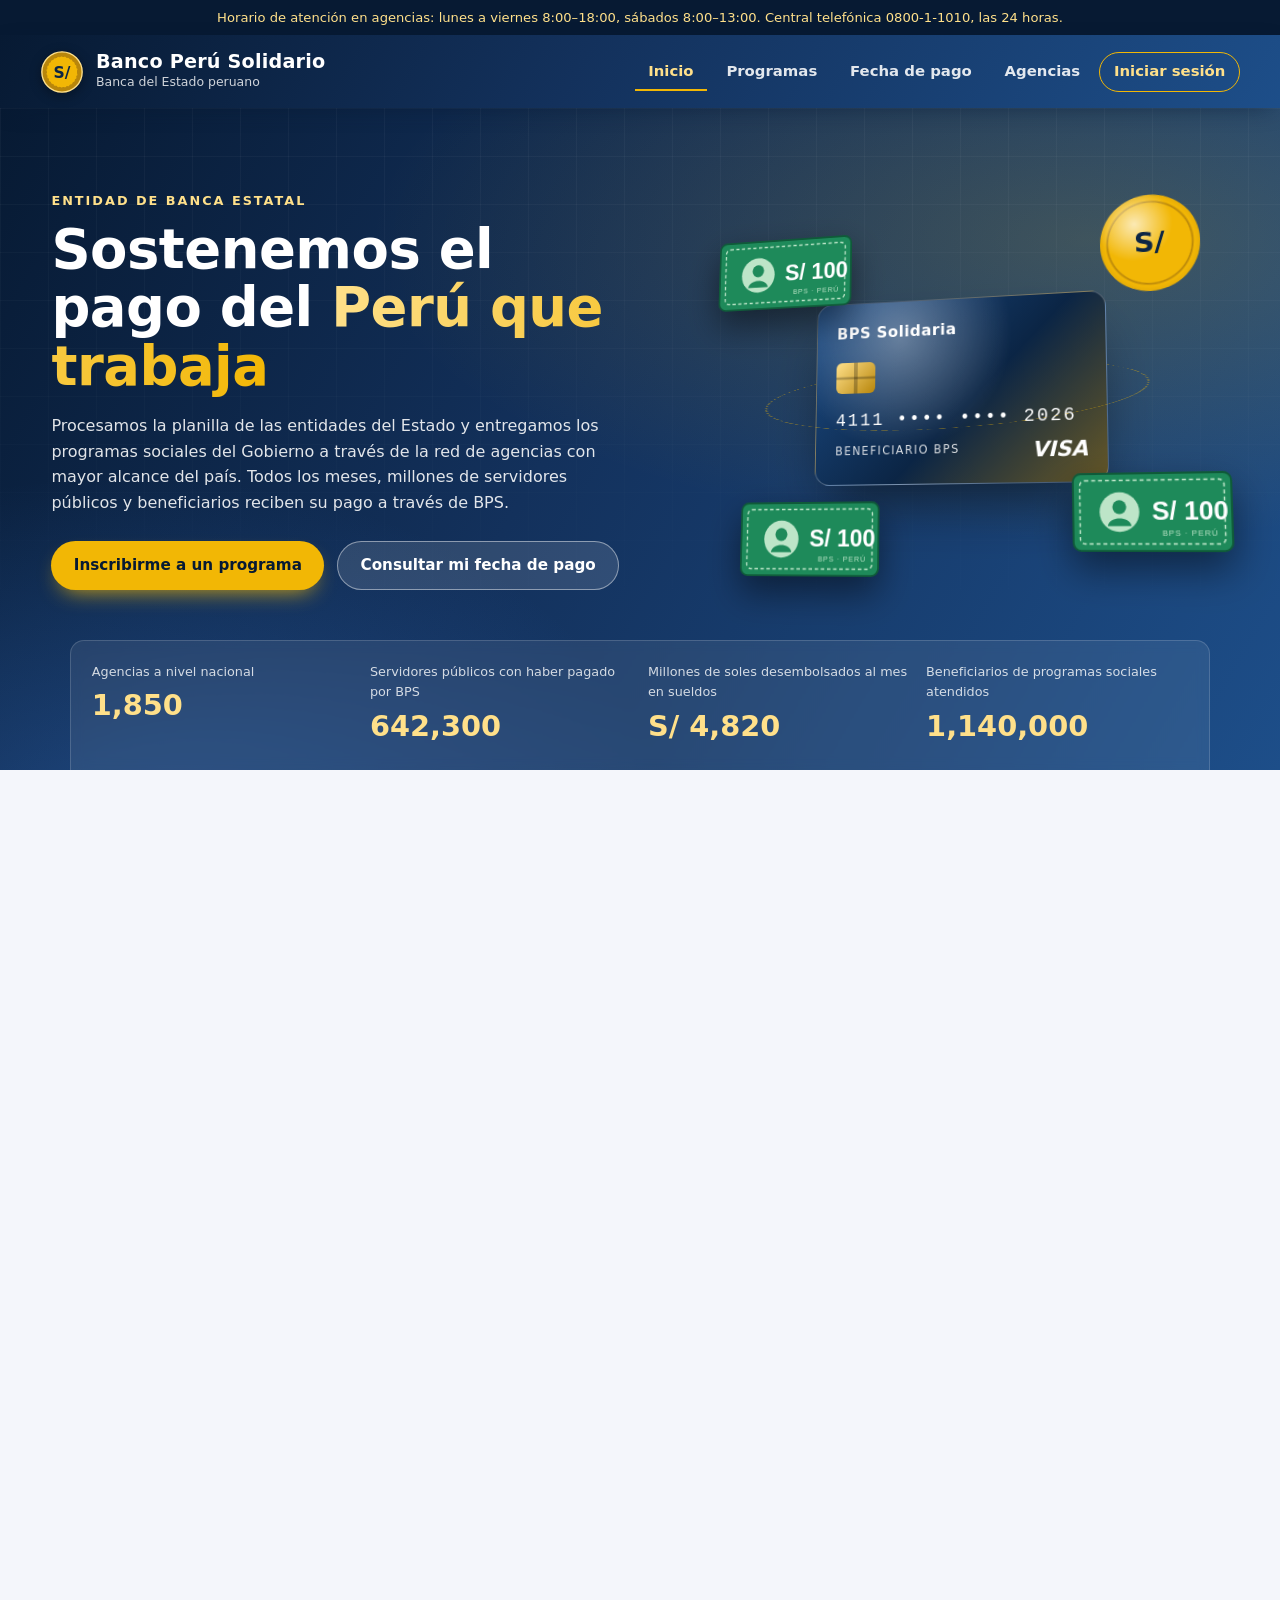
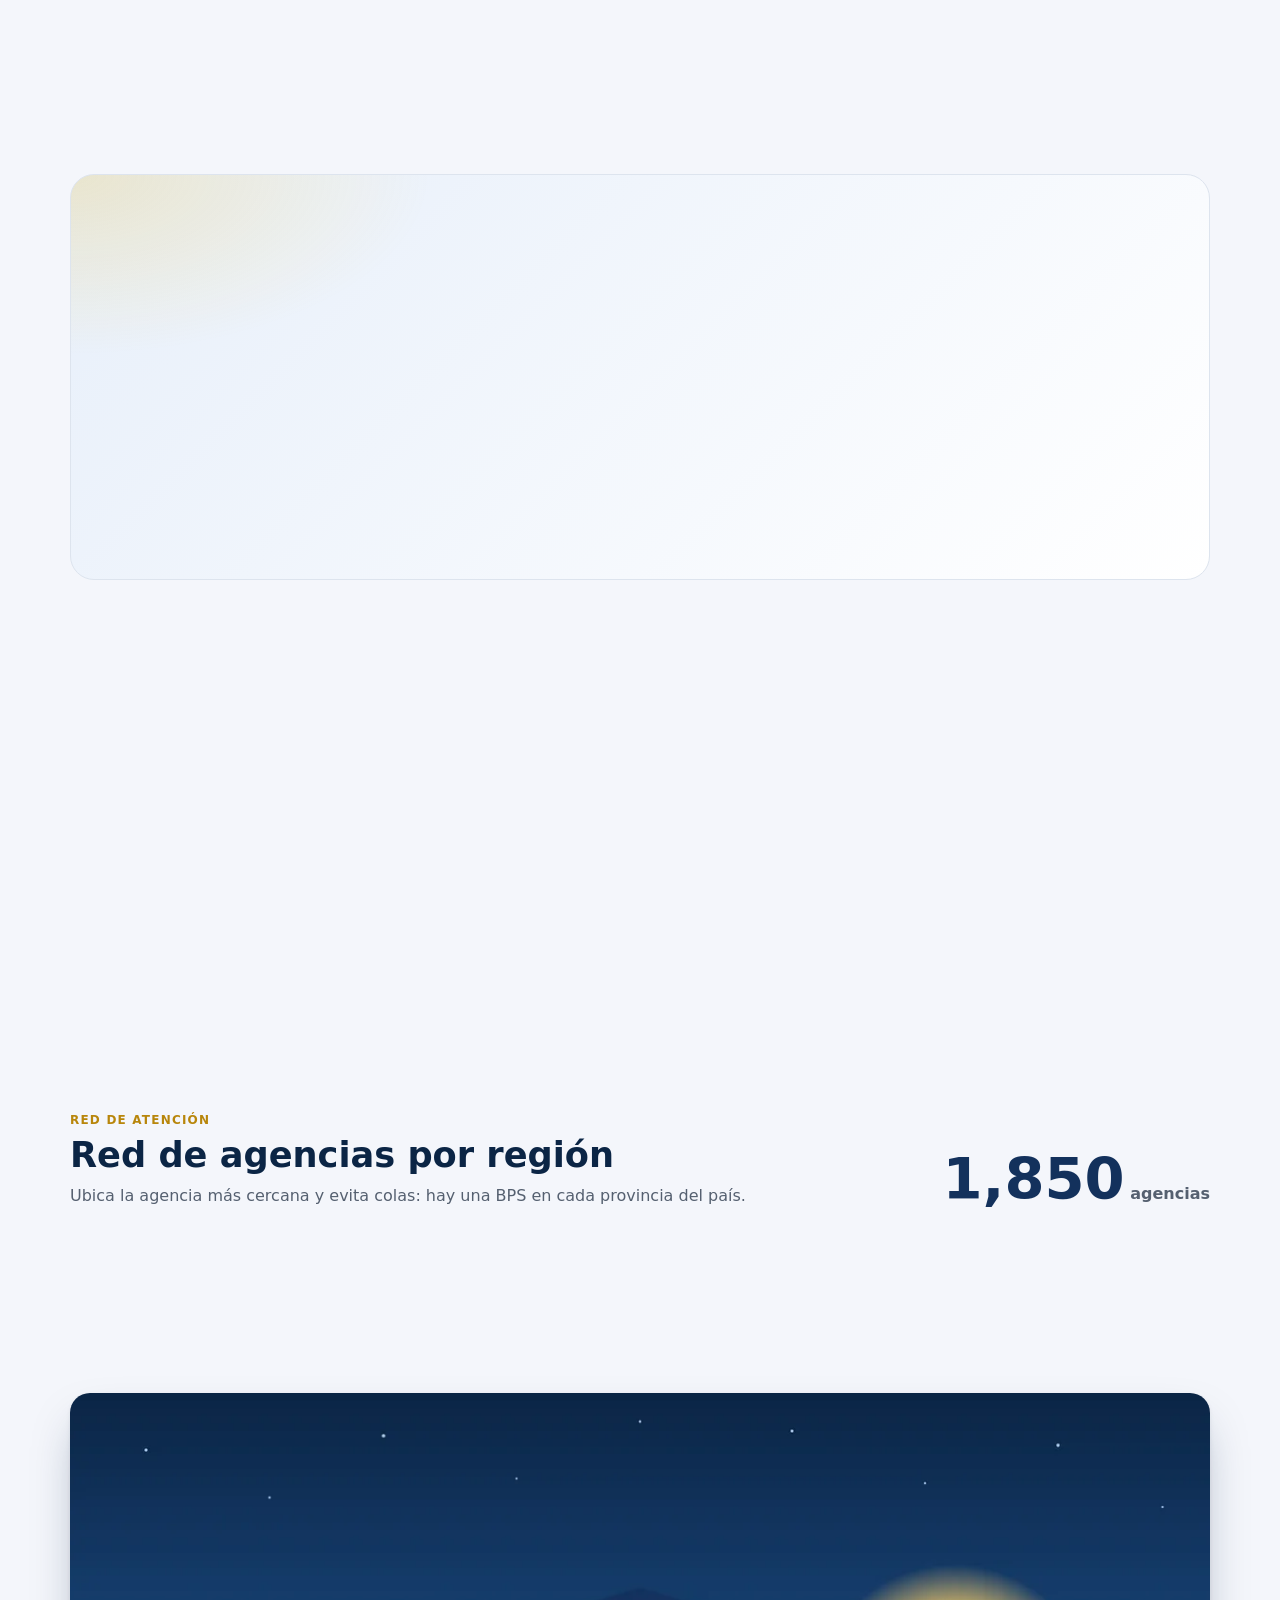
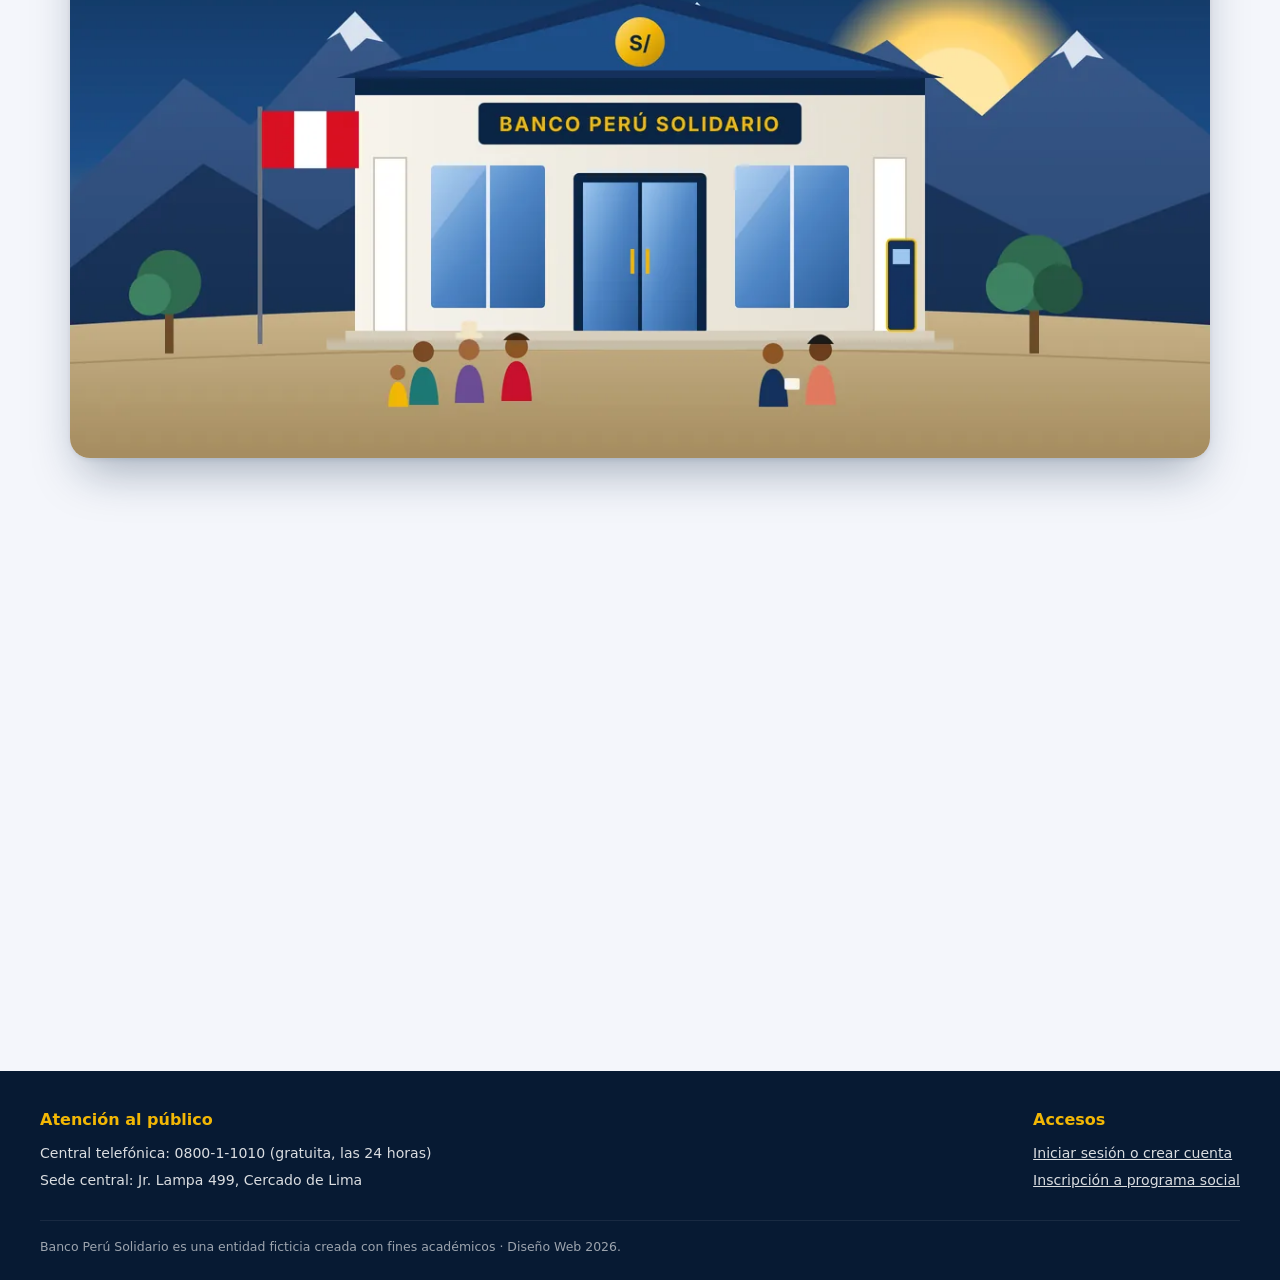
<file: index.html>
<!DOCTYPE html>
<html lang="es">
<head>
  <meta charset="UTF-8">
  <meta name="viewport" content="width=device-width, initial-scale=1.0">
  <title>Banco Perú Solidario — Pago de sueldos y programas sociales</title>
  <meta name="description" content="Banco Perú Solidario: banca estatal a cargo del pago de sueldos públicos y el desembolso de programas sociales a nivel nacional.">
  <link rel="icon" href="img/favicon.svg" type="image/svg+xml">
  <link rel="stylesheet" href="css/index.css">
</head>
<body>

<!-- Íconos institucionales en SVG (sprite reutilizable) -->
<svg class="sprite-iconos" aria-hidden="true">
  <symbol id="icono-sueldo" viewBox="0 0 24 24">
    <rect x="2" y="6" width="20" height="12" rx="1.5"></rect>
    <circle cx="12" cy="12" r="3"></circle>
    <line x1="5" y1="9" x2="5.01" y2="9"></line>
    <line x1="19" y1="15" x2="19.01" y2="15"></line>
  </symbol>
  <symbol id="icono-programa" viewBox="0 0 24 24">
    <path d="M12 20 C6 15.5 3 12.4 3 8.9 C3 6.2 5.1 4 7.7 4 C9.4 4 10.9 4.9 12 6.3 C13.1 4.9 14.6 4 16.3 4 C18.9 4 21 6.2 21 8.9 C21 12.4 18 15.5 12 20 Z"></path>
  </symbol>
  <symbol id="icono-cita" viewBox="0 0 24 24">
    <rect x="3" y="5" width="18" height="16" rx="1.5"></rect>
    <line x1="3" y1="10" x2="21" y2="10"></line>
    <line x1="7" y1="2.5" x2="7" y2="7"></line>
    <line x1="17" y1="2.5" x2="17" y2="7"></line>
    <line x1="7" y1="14" x2="10" y2="14"></line>
    <line x1="14" y1="14" x2="17" y2="14"></line>
  </symbol>
  <symbol id="icono-reclamo" viewBox="0 0 24 24">
    <path d="M12 3 L21 20 L3 20 Z"></path>
    <line x1="12" y1="9.5" x2="12" y2="14.5"></line>
    <line x1="12" y1="17" x2="12.01" y2="17"></line>
  </symbol>
  <symbol id="icono-hogar" viewBox="0 0 24 24">
    <path d="M3 11 L12 3 L21 11"></path>
    <path d="M5 10 V21 H19 V10"></path>
    <rect x="10" y="14" width="4" height="7"></rect>
  </symbol>
  <symbol id="icono-baston" viewBox="0 0 24 24">
    <circle cx="12" cy="4.5" r="2"></circle>
    <path d="M12 7 V14 L9 21"></path>
    <path d="M12 14 L15 21"></path>
    <path d="M12 9 L16 11 V21"></path>
  </symbol>
  <symbol id="icono-joven" viewBox="0 0 24 24">
    <path d="M2 9 L12 4 L22 9 L12 14 Z"></path>
    <path d="M6 11 V16 C6 17.5 9 19 12 19 C15 19 18 17.5 18 16 V11"></path>
    <line x1="22" y1="9" x2="22" y2="15"></line>
  </symbol>
  <symbol id="icono-cuna" viewBox="0 0 24 24">
    <circle cx="9" cy="7" r="3"></circle>
    <path d="M3 21 C3 15 15 15 15 21"></path>
    <circle cx="17.5" cy="11.5" r="2"></circle>
    <path d="M14 21 C14 17.5 21 17.5 21 21"></path>
  </symbol>
  <symbol id="billete" viewBox="0 0 160 80">
    <rect x="1" y="1" width="158" height="78" rx="8" fill="#1e8a5a" stroke="#0f5a39" stroke-width="2"></rect>
    <rect x="8" y="8" width="144" height="64" rx="5" fill="none" stroke="#bde5c8" stroke-width="1.5" stroke-dasharray="4 3"></rect>
    <circle cx="48" cy="40" r="20" fill="#bde5c8"></circle>
    <circle cx="48" cy="35" r="7" fill="#1e8a5a"></circle>
    <path d="M36 54 C38 44 58 44 60 54 Z" fill="#1e8a5a"></path>
    <text x="118" y="48" font-family="Segoe UI, Arial, sans-serif" font-size="26" font-weight="700" fill="#ffffff" text-anchor="middle">S/ 100</text>
    <text x="118" y="64" font-family="Segoe UI, Arial, sans-serif" font-size="8" fill="#bde5c8" text-anchor="middle" letter-spacing="1">BPS · PERÚ</text>
  </symbol>
</svg>

<p class="aviso-bar">
  Horario de atención en agencias: lunes a viernes 8:00–18:00, sábados 8:00–13:00. Central telefónica 0800-1-1010, las 24 horas.
</p>

<!-- Encabezado con degradado institucional y moneda SVG animada -->
<header class="site-header">
  <a class="marca" href="index.html" aria-label="Banco Perú Solidario, ir al inicio">
    <span class="logo-moneda" aria-hidden="true">
      <svg class="icono-moneda" viewBox="0 0 48 48">
        <circle class="moneda-borde" cx="24" cy="24" r="22"></circle>
        <circle class="moneda-cara" cx="24" cy="24" r="17"></circle>
        <text class="moneda-simbolo" x="24" y="30.5" text-anchor="middle">S/</text>
      </svg>
    </span>
    <span class="marca-texto">
      <span class="marca-nombre">Banco Perú Solidario</span>
      <span class="marca-lema">Banca del Estado peruano</span>
    </span>
  </a>
  <nav class="nav-principal" aria-label="Navegación principal">
    <ul>
      <li><a href="index.html" class="activo" aria-current="page">Inicio</a></li>
      <li><a href="#programas">Programas</a></li>
      <li><a href="#fecha-pago">Fecha de pago</a></li>
      <li><a href="#agencias">Agencias</a></li>
      <li><a id="enlace-acceso" href="login.html" class="nav-destacado">Iniciar sesión</a></li>
      <li hidden><span id="usuario-chip" class="usuario-chip"></span></li>
      <li hidden><button type="button" id="btn-logout" class="boton-logout">Cerrar sesión</button></li>
    </ul>
  </nav>
</header>

<main>

  <!-- HERO con degradado institucional y escena 3D -->
  <section class="hero" aria-labelledby="hero-titulo">
    <div class="hero-texto">
      <p class="hero-antetitulo">Entidad de banca estatal</p>
      <h1 id="hero-titulo">Sostenemos el pago del <span class="resaltado">Perú que trabaja</span></h1>
      <p class="hero-parrafo">
        Procesamos la planilla de las entidades del Estado y entregamos los programas sociales
        del Gobierno a través de la red de agencias con mayor alcance del país. Todos los meses,
        millones de servidores públicos y beneficiarios reciben su pago a través de BPS.
      </p>
      <div class="hero-acciones">
        <a class="boton boton-oro" href="registro.html">Inscribirme a un programa</a>
        <a class="boton boton-cristal" href="#fecha-pago">Consultar mi fecha de pago</a>
      </div>
    </div>

    <!-- Escena 3D decorativa (CSS 3D: perspective + preserve-3d) -->
    <div class="escena-3d" id="escena-3d" aria-hidden="true">
      <div class="escena-rotor">
        <div class="orbita"></div>
        <div class="tarjeta-3d">
          <div class="tarjeta-cara tarjeta-frente">
            <span class="tarjeta-banco">BPS Solidaria</span>
            <span class="tarjeta-chip"></span>
            <span class="tarjeta-numero">4111 •••• •••• 2026</span>
            <span class="tarjeta-titular">BENEFICIARIO BPS</span>
            <span class="tarjeta-marca">VISA</span>
          </div>
          <div class="tarjeta-cara tarjeta-reverso">
            <span class="tarjeta-banda"></span>
            <span class="tarjeta-firma">CVV •••</span>
          </div>
        </div>
        <div class="moneda-3d" id="moneda-3d">
          <span class="moneda-cara-3d moneda-frente">S/</span>
          <span class="moneda-cara-3d moneda-reverso">BPS</span>
        </div>
        <svg class="billete-3d billete-1" viewBox="0 0 160 80"><use href="#billete"></use></svg>
        <svg class="billete-3d billete-2" viewBox="0 0 160 80"><use href="#billete"></use></svg>
        <svg class="billete-3d billete-3" viewBox="0 0 160 80"><use href="#billete"></use></svg>
      </div>
    </div>

    <dl class="hero-cifras">
      <div class="hero-cifra">
        <dt>Agencias a nivel nacional</dt>
        <dd data-contar="1850">1,850</dd>
      </div>
      <div class="hero-cifra">
        <dt>Servidores públicos con haber pagado por BPS</dt>
        <dd data-contar="642300">642,300</dd>
      </div>
      <div class="hero-cifra">
        <dt>Millones de soles desembolsados al mes en sueldos</dt>
        <dd data-contar="4820" data-prefijo="S/ ">S/ 4,820</dd>
      </div>
      <div class="hero-cifra">
        <dt>Beneficiarios de programas sociales atendidos</dt>
        <dd data-contar="1140000">1,140,000</dd>
      </div>
    </dl>
  </section>

  <!-- RF-5.1: Programas sociales con lista de subsidios y requisitos -->
  <section id="programas" class="programas" aria-labelledby="programas-titulo">
    <header class="seccion-cabecera" data-revelar>
      <p class="seccion-etiqueta">RF-5.1 · Programas sociales</p>
      <h2 id="programas-titulo">¿Cómo cobrar tu subsidio?</h2>
      <p class="seccion-intro">
        Estos son los programas sociales que paga BPS. Revisa los requisitos, inscríbete en línea
        y cobra en ventanilla, cajero o con tu tarjeta BPS Solidaria.
      </p>
    </header>

    <ul class="lista-programas">
      <li class="programa-tarjeta" data-revelar>
        <span class="programa-icono"><svg aria-hidden="true"><use href="#icono-hogar"></use></svg></span>
        <h3>Apoyo Directo al Hogar</h3>
        <p class="programa-monto">S/ 200 <span>bimestral</span></p>
        <p>Transferencia a hogares en pobreza que cumplen controles de salud y asistencia escolar.</p>
        <details>
          <summary>Ver requisitos</summary>
          <ul class="requisitos">
            <li>DNI vigente del titular del hogar.</li>
            <li>Hogar con clasificación socioeconómica de pobreza.</li>
            <li>Gestantes o menores de 19 años en el hogar.</li>
          </ul>
        </details>
      </li>
      <li class="programa-tarjeta" data-revelar>
        <span class="programa-icono"><svg aria-hidden="true"><use href="#icono-baston"></use></svg></span>
        <h3>Bono Vejez Digna</h3>
        <p class="programa-monto">S/ 250 <span>bimestral</span></p>
        <p>Subvención económica para adultos mayores de 65 años que no reciben pensión.</p>
        <details>
          <summary>Ver requisitos</summary>
          <ul class="requisitos">
            <li>DNI vigente y 65 años cumplidos.</li>
            <li>Clasificación de pobreza extrema.</li>
            <li>No percibir pensión de ningún régimen.</li>
          </ul>
        </details>
      </li>
      <li class="programa-tarjeta" data-revelar>
        <span class="programa-icono"><svg aria-hidden="true"><use href="#icono-joven"></use></svg></span>
        <h3>Sueldo Joven Rural</h3>
        <p class="programa-monto">S/ 400 <span>mensual</span></p>
        <p>Apoyo a jóvenes de zonas rurales que estudian o se capacitan en un oficio.</p>
        <details>
          <summary>Ver requisitos</summary>
          <ul class="requisitos">
            <li>DNI vigente, entre 18 y 29 años.</li>
            <li>Residir en un centro poblado rural.</li>
            <li>Constancia de estudios o capacitación.</li>
          </ul>
        </details>
      </li>
      <li class="programa-tarjeta" data-revelar>
        <span class="programa-icono"><svg aria-hidden="true"><use href="#icono-cuna"></use></svg></span>
        <h3>Cuna y Nutrición</h3>
        <p class="programa-monto">S/ 150 <span>mensual</span></p>
        <p>Apoyo alimentario para gestantes y niñas o niños menores de 3 años.</p>
        <details>
          <summary>Ver requisitos</summary>
          <ul class="requisitos">
            <li>DNI de la madre y de la niña o niño.</li>
            <li>Control prenatal o de crecimiento al día.</li>
            <li>Residir en un distrito focalizado.</li>
          </ul>
        </details>
      </li>
    </ul>

    <!-- Tabla de programas sociales (aparición animada) -->
    <div class="tabla-contenedor" data-revelar>
      <table class="tabla-programas">
        <caption>Cronograma y canales de cobro de los programas sociales</caption>
        <thead>
          <tr>
            <th scope="col">Programa</th>
            <th scope="col">Monto</th>
            <th scope="col">Periodicidad</th>
            <th scope="col">Público objetivo</th>
            <th scope="col">Dónde cobrar</th>
          </tr>
        </thead>
        <tbody>
          <tr>
            <th scope="row">Apoyo Directo al Hogar</th>
            <td>S/ 200.00</td>
            <td>Bimestral</td>
            <td>Hogares en pobreza</td>
            <td>Agencia, cajero, agencia móvil</td>
          </tr>
          <tr>
            <th scope="row">Bono Vejez Digna</th>
            <td>S/ 250.00</td>
            <td>Bimestral</td>
            <td>Adultos de 65 años a más</td>
            <td>Agencia con atención preferente</td>
          </tr>
          <tr>
            <th scope="row">Sueldo Joven Rural</th>
            <td>S/ 400.00</td>
            <td>Mensual</td>
            <td>Jóvenes rurales de 18 a 29 años</td>
            <td>Tarjeta BPS Solidaria, billetera</td>
          </tr>
          <tr>
            <th scope="row">Cuna y Nutrición</th>
            <td>S/ 150.00</td>
            <td>Mensual</td>
            <td>Gestantes y menores de 3 años</td>
            <td>Agencia, agencia móvil</td>
          </tr>
        </tbody>
      </table>
    </div>
  </section>

  <!-- RF-5.2: Consulta simulada de fecha de pago por DNI -->
  <section id="fecha-pago" class="fecha-pago" aria-labelledby="fecha-titulo">
    <div class="fecha-pago-texto" data-revelar>
      <p class="seccion-etiqueta">RF-5.2 · Consulta en línea</p>
      <h2 id="fecha-titulo">Consulta tu fecha de pago</h2>
      <p>
        Ingresa tu DNI y te mostramos el día que te corresponde cobrar según el último dígito
        de tu documento, para que te organices y evites colas innecesarias.
      </p>
      <p class="nota-simulacion">Consulta simulada con fines académicos.</p>
    </div>

    <form id="form-fecha-pago" class="tarjeta-formulario" novalidate data-revelar>
      <div class="campo">
        <label for="fp-dni">Número de DNI</label>
        <input type="text" id="fp-dni" name="dni" inputmode="numeric" maxlength="8" placeholder="8 dígitos"
               pattern="[0-9]{8}" required autocomplete="off" aria-describedby="fp-error">
      </div>
      <fieldset class="campo-opciones">
        <legend>¿Qué pago quieres consultar?</legend>
        <label><input type="radio" name="tipo" value="sueldo" checked> Sueldo del sector público</label>
        <label><input type="radio" name="tipo" value="programa"> Programa social</label>
      </fieldset>
      <p id="fp-error" class="error" aria-live="polite"></p>
      <button type="submit" class="boton boton-primario boton-consulta">Consultar fecha de pago</button>
      <div id="fp-confirmacion" class="zona-confirmacion" hidden></div>
      <dl id="fp-resultado" class="bloque-resultado" hidden></dl>
    </form>
  </section>

  <!-- Trámites -->
  <section id="servicios" class="servicios" aria-labelledby="servicios-titulo">
    <header class="seccion-cabecera" data-revelar>
      <h2 id="servicios-titulo">Trámites disponibles</h2>
      <p class="seccion-intro">
        Cada trámite tiene un código de procedimiento (TUPA) visible en la constancia que se entrega
        al finalizar la atención.
      </p>
    </header>
    <ul class="lista-tramites">
      <li class="tramite" data-revelar>
        <svg class="tramite-icono" aria-hidden="true"><use href="#icono-sueldo"></use></svg>
        <span class="tramite-codigo">T-101</span>
        <h3>Pago de sueldos del sector público</h3>
        <p>Acreditación y cobro de haberes de planillas de entidades estatales adscritas a BPS.</p>
      </li>
      <li class="tramite" data-revelar>
        <svg class="tramite-icono" aria-hidden="true"><use href="#icono-programa"></use></svg>
        <span class="tramite-codigo">T-114</span>
        <h3>Desembolso de programas sociales</h3>
        <p>Cobro de bonos y subsidios del Estado en ventanilla o cajero, sin costo de mantenimiento.</p>
      </li>
      <li class="tramite" data-revelar>
        <svg class="tramite-icono" aria-hidden="true"><use href="#icono-cita"></use></svg>
        <span class="tramite-codigo">T-208</span>
        <h3>Giro nacional</h3>
        <p>Envía dinero a cualquier agencia del país. Comisión de 1.5 % del giro, mínimo S/ 5.00.</p>
      </li>
      <li class="tramite" data-revelar>
        <svg class="tramite-icono" aria-hidden="true"><use href="#icono-reclamo"></use></svg>
        <span class="tramite-codigo">T-330</span>
        <h3>Reclamos y seguimiento</h3>
        <p>Registro de incidencias sobre pagos no acreditados, cobros indebidos o atención en agencia.</p>
      </li>
    </ul>
  </section>

  <!-- Red de agencias: conteo y aparición progresiva -->
  <section id="agencias" class="agencias" aria-labelledby="agencias-titulo">
    <div class="agencias-cabecera">
      <div>
        <p class="seccion-etiqueta">Red de atención</p>
        <h2 id="agencias-titulo">Red de agencias por región</h2>
        <p class="seccion-intro">Ubica la agencia más cercana y evita colas: hay una BPS en cada provincia del país.</p>
      </div>
      <p class="agencias-total"><span class="agencias-numero" data-contar="1850">1,850</span> agencias</p>
    </div>

    <ul class="lista-regiones" id="lista-regiones">
      <li style="--i: 0; --porcentaje: 22%;">
        <h3>Lima Metropolitana</h3>
        <p><span class="region-numero" data-contar="412">412</span> agencias</p>
        <span class="region-barra" aria-hidden="true"></span>
      </li>
      <li style="--i: 1; --porcentaje: 26%;">
        <h3>Costa norte y sur</h3>
        <p><span class="region-numero" data-contar="486">486</span> agencias</p>
        <span class="region-barra" aria-hidden="true"></span>
      </li>
      <li style="--i: 2; --porcentaje: 36%;">
        <h3>Sierra</h3>
        <p><span class="region-numero" data-contar="661">661</span> agencias</p>
        <span class="region-barra" aria-hidden="true"></span>
      </li>
      <li style="--i: 3; --porcentaje: 16%;">
        <h3>Selva</h3>
        <p><span class="region-numero" data-contar="291">291</span> agencias</p>
        <span class="region-barra" aria-hidden="true"></span>
      </li>
    </ul>

    <!-- Imagen adaptativa: <picture> + srcset (WebP con respaldo JPG) -->
    <picture class="imagen-agencia">
      <source type="image/webp"
              srcset="img/agencia-480.webp 480w, img/agencia-800.webp 800w, img/agencia-1200.webp 1200w"
              sizes="(max-width: 700px) 100vw, 1100px">
      <img src="img/agencia-800.jpg"
           srcset="img/agencia-480.jpg 480w, img/agencia-800.jpg 800w, img/agencia-1200.jpg 1200w"
           sizes="(max-width: 700px) 100vw, 1100px"
           width="1200" height="700" loading="lazy" decoding="async"
           alt="Ilustración de una agencia del Banco Perú Solidario con la bandera del Perú y personas haciendo fila al amanecer, con los Andes de fondo.">
    </picture>
  </section>

  <!-- Bloque figure + figcaption -->
  <section class="cobertura" aria-labelledby="cobertura-titulo">
    <figure class="figura-movil" data-revelar>
      <img src="img/agencia-movil-800.jpg"
           srcset="img/agencia-movil-480.jpg 480w, img/agencia-movil-800.jpg 800w, img/agencia-movil-1200.jpg 1200w"
           sizes="(max-width: 800px) 100vw, 560px"
           width="1200" height="800" loading="lazy" decoding="async"
           alt="Agencia móvil BPS en una comunidad altoandina: una beneficiaria con su hijo cobra su subsidio en la ventanilla del vehículo.">
      <figcaption>
        Agencia móvil BPS en una comunidad altoandina: llevamos el pago de programas sociales
        a los centros poblados que están a más de dos horas de una agencia.
      </figcaption>
    </figure>
    <div class="cobertura-texto" data-revelar>
      <h2 id="cobertura-titulo">Llegamos donde otros no llegan</h2>
      <p>
        Nuestras agencias móviles recorren cada mes las comunidades de la sierra y la selva
        para que ningún beneficiario se quede sin cobrar.
      </p>
      <ul class="lista-ventajas">
        <li>Atención en quechua, aimara y asháninka.</li>
        <li>Cobro sin costo de mantenimiento.</li>
        <li>Giros nacionales a cualquier agencia del país.</li>
      </ul>
    </div>
  </section>

</main>

<footer id="contacto" class="site-footer">
  <div class="footer-columna">
    <h2>Atención al público</h2>
    <p>Central telefónica: 0800-1-1010 (gratuita, las 24 horas)</p>
    <p>Sede central: Jr. Lampa 499, Cercado de Lima</p>
  </div>
  <div class="footer-columna">
    <h2>Accesos</h2>
    <p><a href="login.html">Iniciar sesión o crear cuenta</a></p>
    <p><a href="registro.html">Inscripción a programa social</a></p>
  </div>
  <p class="footer-legal">
    Banco Perú Solidario es una entidad ficticia creada con fines académicos · Diseño Web 2026.
  </p>
</footer>

<script type="module" src="js/index/index.js"></script>
</body>
</html>
</file>
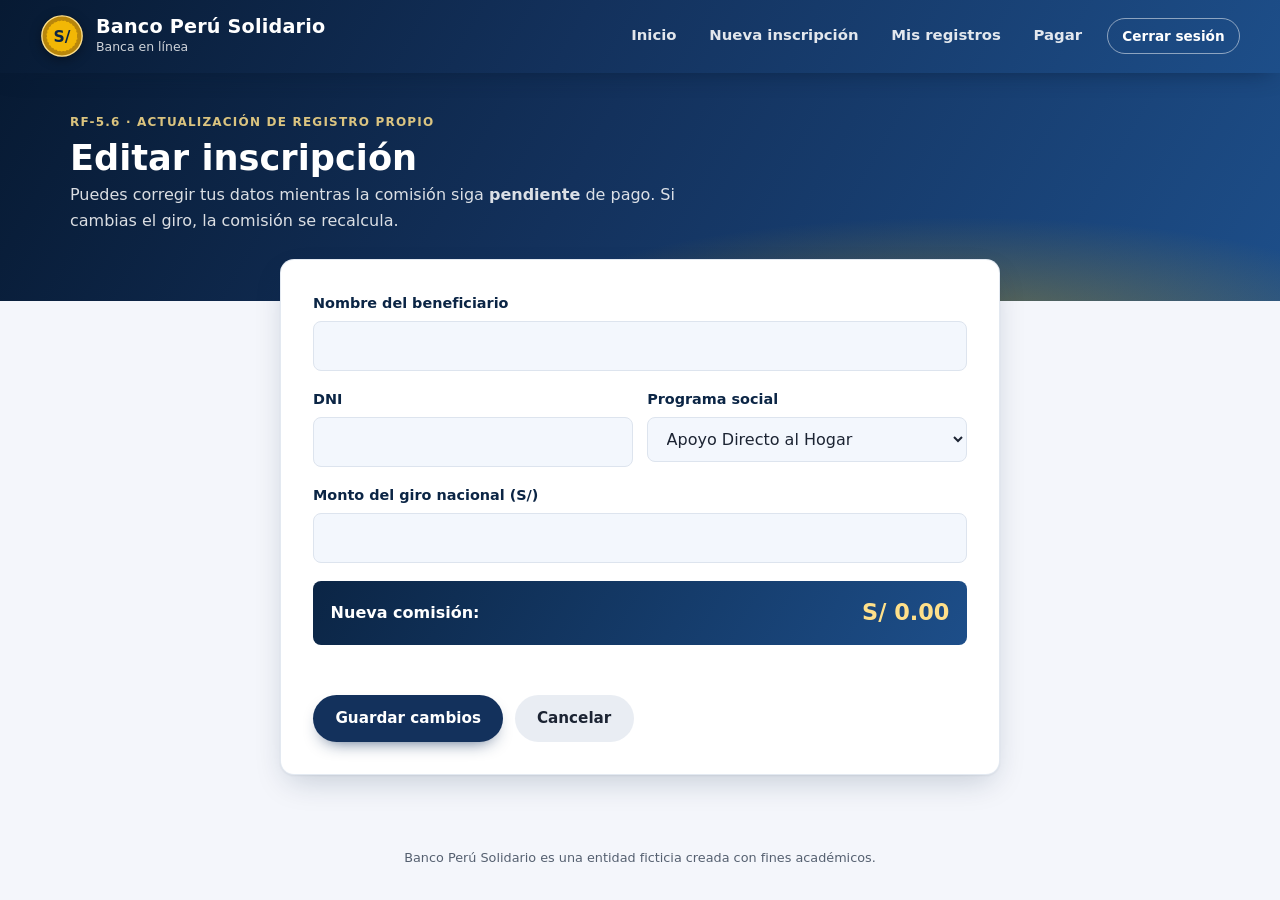
<file: actualizar.html>
<!DOCTYPE html>
<html lang="es">
<head>
  <meta charset="UTF-8">
  <meta name="viewport" content="width=device-width, initial-scale=1.0">
  <title>BPS — Editar inscripción</title>
  <link rel="icon" href="img/favicon.svg" type="image/svg+xml">
  <link rel="stylesheet" href="css/actualizar.css">
</head>
<body>
  <header class="site-header">
    <a class="marca" href="index.html" aria-label="Banco Perú Solidario, ir al inicio">
      <span class="logo-moneda" aria-hidden="true">
        <svg class="icono-moneda" viewBox="0 0 48 48">
          <circle class="moneda-borde" cx="24" cy="24" r="22"></circle>
          <circle class="moneda-cara" cx="24" cy="24" r="17"></circle>
          <text class="moneda-simbolo" x="24" y="30.5" text-anchor="middle">S/</text>
        </svg>
      </span>
      <span class="marca-texto">
        <span class="marca-nombre">Banco Perú Solidario</span>
        <span class="marca-lema">Banca en línea</span>
      </span>
    </a>
    <nav class="nav-principal" aria-label="Navegación principal">
      <ul>
        <li><a href="index.html">Inicio</a></li>
        <li><a href="registro.html">Nueva inscripción</a></li>
        <li><a href="consulta.html">Mis registros</a></li>
        <li><a href="pago.html">Pagar</a></li>
        <li><span id="usuario-chip" class="usuario-chip" hidden></span></li>
        <li><button type="button" id="btn-logout" class="boton-logout">Cerrar sesión</button></li>
      </ul>
    </nav>
  </header>

  <div class="cabecera-pagina">
    <div class="cabecera-pagina-contenido">
      <p class="seccion-etiqueta">RF-5.6 · Actualización de registro propio</p>
      <h1>Editar inscripción <span id="titulo-codigo" class="codigo-claro"></span></h1>
      <p>Puedes corregir tus datos mientras la comisión siga <strong>pendiente</strong> de pago. Si cambias el giro, la comisión se recalcula.</p>
    </div>
  </div>

  <main class="contenedor-principal contenedor-estrecho">
    <section class="tarjeta-formulario" aria-label="Formulario de edición">
      <div id="mensaje-estado" class="estado-registro" aria-live="polite"></div>

      <form id="form-actualizar" class="formulario" novalidate>
        <input type="hidden" id="act-id" name="id">

        <div class="campo">
          <label for="act-nombre">Nombre del beneficiario</label>
          <input type="text" id="act-nombre" name="beneficiario" required minlength="3" maxlength="120">
        </div>

        <div class="campo-doble">
          <div class="campo">
            <label for="act-dni">DNI</label>
            <input type="text" id="act-dni" name="dni" required pattern="[0-9]{8}" maxlength="8" inputmode="numeric">
          </div>
          <div class="campo">
            <label for="act-programa">Programa social</label>
            <select id="act-programa" name="programa" required>
              <option value="Apoyo Directo al Hogar">Apoyo Directo al Hogar</option>
              <option value="Bono Vejez Digna">Bono Vejez Digna</option>
              <option value="Sueldo Joven Rural">Sueldo Joven Rural</option>
              <option value="Cuna y Nutrición">Cuna y Nutrición</option>
            </select>
          </div>
        </div>

        <div class="campo">
          <label for="act-giro">Monto del giro nacional (S/)</label>
          <input type="number" id="act-giro" name="monto_giro" min="0" max="50000" step="0.01" required>
        </div>

        <p class="cotizador">
          Nueva comisión:
          <output id="monto-estimado" for="act-giro" aria-live="polite">S/ 0.00</output>
        </p>

        <p id="error-actualizar" class="error" aria-live="polite"></p>
        <div class="acciones-formulario">
          <button type="submit" id="btn-guardar" class="boton boton-primario">Guardar cambios</button>
          <a href="consulta.html" class="boton boton-secundario">Cancelar</a>
        </div>
      </form>
      <div id="resultado-actualizar" class="zona-confirmacion" hidden></div>
    </section>
  </main>

  <p class="pie-simple">Banco Perú Solidario es una entidad ficticia creada con fines académicos.</p>

  <script type="module" src="js/actualizar/actualizar.js"></script>
</body>
</html>
</file>
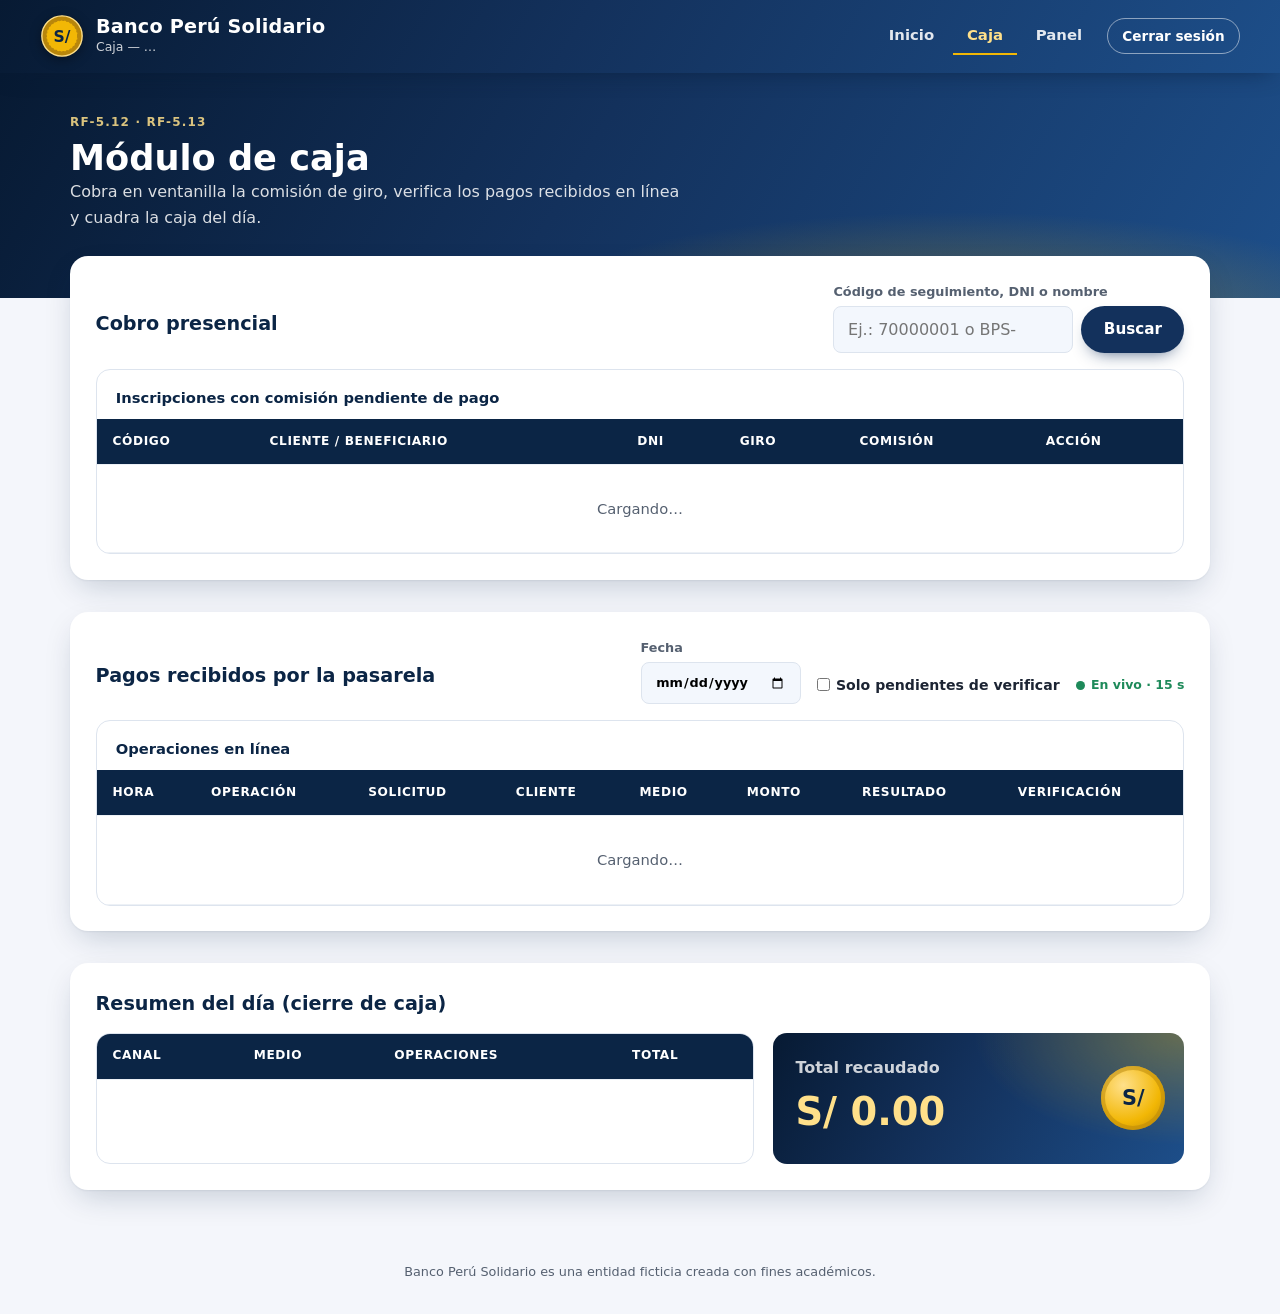
<file: caja.html>
<!DOCTYPE html>
<html lang="es">
<head>
  <meta charset="UTF-8">
  <meta name="viewport" content="width=device-width, initial-scale=1.0">
  <title>BPS — Módulo de caja</title>
  <link rel="icon" href="img/favicon.svg" type="image/svg+xml">
  <link rel="stylesheet" href="css/caja.css">
</head>
<body>
  <header class="site-header">
    <a class="marca" href="index.html" aria-label="Banco Perú Solidario, ir al inicio">
      <span class="logo-moneda" aria-hidden="true">
        <svg class="icono-moneda" viewBox="0 0 48 48">
          <circle class="moneda-borde" cx="24" cy="24" r="22"></circle>
          <circle class="moneda-cara" cx="24" cy="24" r="17"></circle>
          <text class="moneda-simbolo" x="24" y="30.5" text-anchor="middle">S/</text>
        </svg>
      </span>
      <span class="marca-texto">
        <span class="marca-nombre">Banco Perú Solidario</span>
        <span class="marca-lema">Caja — <span id="nombre-cajero">…</span></span>
      </span>
    </a>
    <nav class="nav-principal" aria-label="Navegación principal">
      <ul>
        <li><a href="index.html">Inicio</a></li>
        <li><a href="caja.html" class="activo" aria-current="page">Caja</a></li>
        <li><a href="panel.html" data-solo-rol="administrador">Panel</a></li>
        <li><span id="usuario-chip" class="usuario-chip" hidden></span></li>
        <li><button type="button" id="btn-logout" class="boton-logout">Cerrar sesión</button></li>
      </ul>
    </nav>
  </header>

  <div class="cabecera-pagina">
    <div class="cabecera-pagina-contenido">
      <p class="seccion-etiqueta">RF-5.12 · RF-5.13</p>
      <h1>Módulo de caja</h1>
      <p>Cobra en ventanilla la comisión de giro, verifica los pagos recibidos en línea y cuadra la caja del día.</p>
    </div>
  </div>

  <main class="contenedor-principal caja-principal">

    <!-- 1. Cobro presencial -->
    <section class="bloque-caja" aria-labelledby="t-cobro">
      <div class="bloque-cabecera">
        <h2 id="t-cobro">Cobro presencial</h2>
        <form id="form-buscar" role="search" class="form-buscar">
          <label for="criterio">Código de seguimiento, DNI o nombre</label>
          <div class="buscar-fila">
            <input id="criterio" name="criterio" type="search" autocomplete="off" placeholder="Ej.: 70000001 o BPS-">
            <button type="submit" class="boton boton-primario">Buscar</button>
          </div>
        </form>
      </div>
      <div class="tabla-contenedor tabla-animada">
        <table id="tabla-pendientes" class="tabla">
          <caption>Inscripciones con comisión pendiente de pago</caption>
          <thead>
            <tr>
              <th scope="col">Código</th>
              <th scope="col">Cliente / beneficiario</th>
              <th scope="col">DNI</th>
              <th scope="col">Giro</th>
              <th scope="col">Comisión</th>
              <th scope="col">Acción</th>
            </tr>
          </thead>
          <tbody>
            <tr><td colspan="6" class="celda-vacia">Cargando…</td></tr>
          </tbody>
        </table>
      </div>
      <div id="confirmacion-cobro" class="zona-confirmacion" hidden></div>
    </section>

    <!-- 2. Pagos en línea (conciliación) -->
    <section class="bloque-caja" aria-labelledby="t-linea">
      <div class="bloque-cabecera">
        <h2 id="t-linea">Pagos recibidos por la pasarela</h2>
        <div class="filtros-linea">
          <label class="filtro">
            <span>Fecha</span>
            <input id="fecha-caja" type="date">
          </label>
          <label class="filtro-check">
            <input id="solo-por-verificar" type="checkbox"> Solo pendientes de verificar
          </label>
          <span class="indicador-vivo" title="Se actualiza cada 15 segundos">En vivo · 15 s</span>
        </div>
      </div>
      <p id="aviso-nuevos" class="aviso-nuevos" role="status" aria-live="polite"></p>
      <div class="tabla-contenedor tabla-animada">
        <table id="tabla-en-linea" class="tabla">
          <caption>Operaciones en línea</caption>
          <thead>
            <tr>
              <th scope="col">Hora</th>
              <th scope="col">Operación</th>
              <th scope="col">Solicitud</th>
              <th scope="col">Cliente</th>
              <th scope="col">Medio</th>
              <th scope="col">Monto</th>
              <th scope="col">Resultado</th>
              <th scope="col">Verificación</th>
            </tr>
          </thead>
          <tbody>
            <tr><td colspan="8" class="celda-vacia">Cargando…</td></tr>
          </tbody>
        </table>
      </div>
    </section>

    <!-- 3. Resumen del día -->
    <section class="bloque-caja" aria-labelledby="t-resumen">
      <h2 id="t-resumen">Resumen del día (cierre de caja)</h2>
      <div class="resumen-dia">
        <div class="tabla-contenedor tabla-animada">
          <table id="tabla-resumen" class="tabla">
            <caption class="sr-only">Totales por canal y medio de pago</caption>
            <thead>
              <tr>
                <th scope="col">Canal</th>
                <th scope="col">Medio</th>
                <th scope="col">Operaciones</th>
                <th scope="col">Total</th>
              </tr>
            </thead>
            <tbody></tbody>
          </table>
        </div>
        <div class="total-dia-tarjeta">
          <p>Total recaudado</p>
          <strong id="total-dia">S/ 0.00</strong>
          <span class="moneda-giratoria" aria-hidden="true">S/</span>
        </div>
      </div>
    </section>
  </main>

  <!-- Ventana de cobro con <dialog> + showModal() -->
  <dialog id="dialogo-cobro" aria-labelledby="t-dialogo">
    <form id="form-cobro" class="formulario">
      <h2 id="t-dialogo">Registrar cobro</h2>
      <p class="cobro-resumen">Solicitud <strong id="cobro-codigo"></strong> — Total <strong id="cobro-total"></strong></p>
      <div class="campo">
        <label for="metodo-caja">Medio de pago</label>
        <select id="metodo-caja" name="metodo">
          <option value="efectivo">Efectivo</option>
          <option value="pos">Tarjeta en POS</option>
          <option value="andipay">Billetera AndiPay (QR)</option>
          <option value="pagomovil">Billetera PagoMóvil (QR)</option>
        </select>
      </div>
      <div id="campo-recibido" class="campo">
        <label for="monto-recibido">Monto recibido (S/)</label>
        <input id="monto-recibido" name="monto_recibido" type="number" min="0" step="0.01">
        <p class="vuelto">Vuelto: <output id="vuelto" for="monto-recibido">S/ 0.00</output></p>
      </div>
      <div id="campo-referencia" class="campo" hidden>
        <label for="referencia">N.° de voucher u operación (6 a 12 dígitos)</label>
        <input id="referencia" name="referencia" inputmode="numeric" maxlength="12">
      </div>
      <p id="error-cobro" class="error" aria-live="polite"></p>
      <div class="dialogo-acciones">
        <button type="button" id="cancelar-cobro" class="boton boton-secundario">Cancelar</button>
        <button type="submit" class="boton boton-exito">Confirmar cobro</button>
      </div>
    </form>
  </dialog>

  <p class="pie-simple">Banco Perú Solidario es una entidad ficticia creada con fines académicos.</p>

  <script type="module" src="js/caja/caja.js"></script>
</body>
</html>
</file>
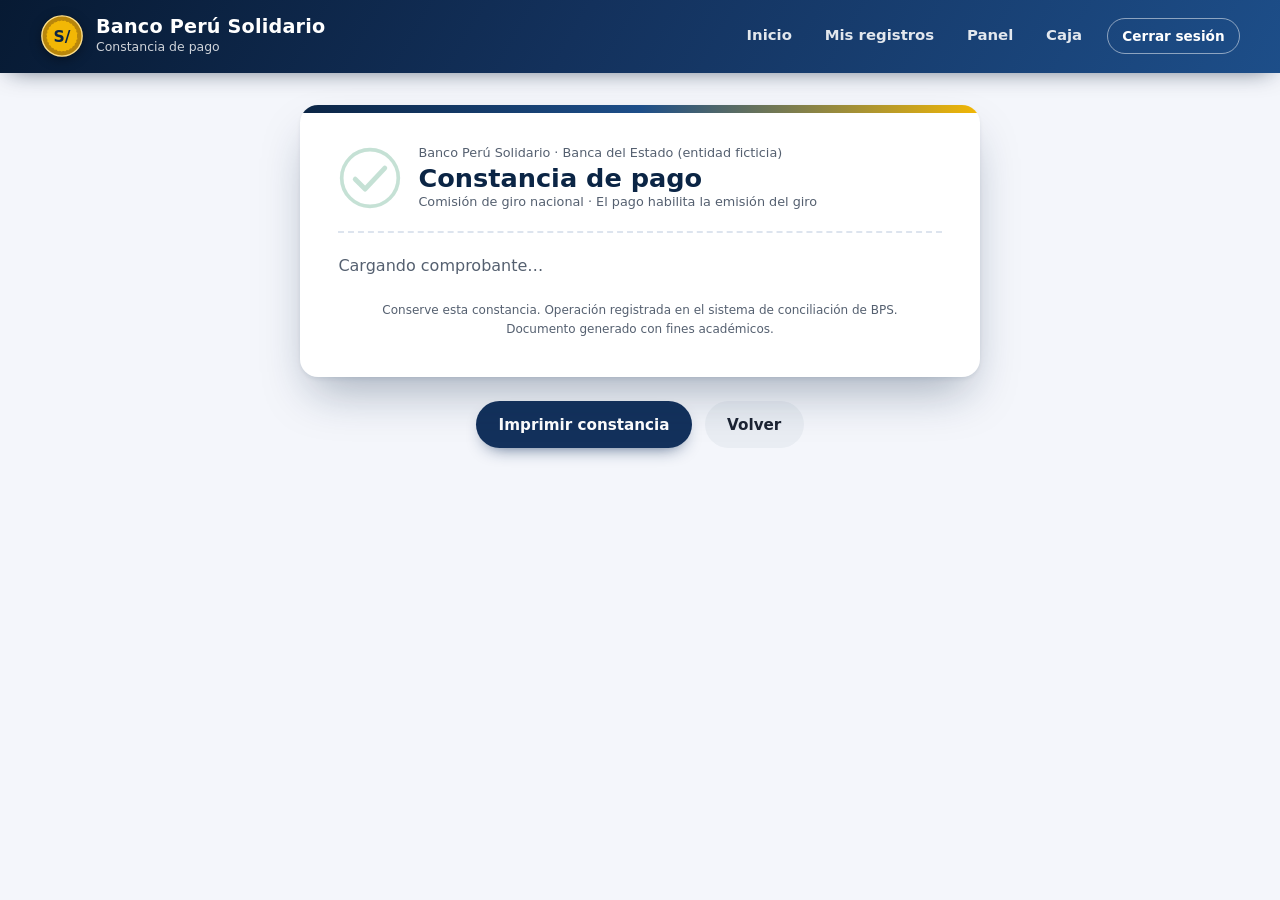
<file: comprobante.html>
<!DOCTYPE html>
<html lang="es">
<head>
  <meta charset="UTF-8">
  <meta name="viewport" content="width=device-width, initial-scale=1.0">
  <title>BPS — Constancia de pago</title>
  <link rel="icon" href="img/favicon.svg" type="image/svg+xml">
  <link rel="stylesheet" href="css/comprobante.css">
</head>
<body>
  <header class="site-header">
    <a class="marca" href="index.html" aria-label="Banco Perú Solidario, ir al inicio">
      <span class="logo-moneda" aria-hidden="true">
        <svg class="icono-moneda" viewBox="0 0 48 48">
          <circle class="moneda-borde" cx="24" cy="24" r="22"></circle>
          <circle class="moneda-cara" cx="24" cy="24" r="17"></circle>
          <text class="moneda-simbolo" x="24" y="30.5" text-anchor="middle">S/</text>
        </svg>
      </span>
      <span class="marca-texto">
        <span class="marca-nombre">Banco Perú Solidario</span>
        <span class="marca-lema">Constancia de pago</span>
      </span>
    </a>
    <nav class="nav-principal" aria-label="Navegación principal">
      <ul>
        <li><a href="index.html">Inicio</a></li>
        <li><a href="consulta.html" data-solo-rol="cliente">Mis registros</a></li>
        <li><a href="panel.html" data-solo-rol="administrador empleado">Panel</a></li>
        <li><a href="caja.html" data-solo-rol="cajero administrador">Caja</a></li>
        <li><span id="usuario-chip" class="usuario-chip" hidden></span></li>
        <li><button type="button" id="btn-logout" class="boton-logout">Cerrar sesión</button></li>
      </ul>
    </nav>
  </header>

  <main class="contenedor-principal contenedor-comprobante">
    <article class="comprobante-papel" id="papel">
      <header class="comprobante-cabecera">
        <svg class="sello-ok" viewBox="0 0 52 52" aria-hidden="true">
          <circle class="check-circulo" cx="26" cy="26" r="23"></circle>
          <path class="check-trazo" d="M14 27 L22 35 L38 18"></path>
        </svg>
        <div>
          <p class="comprobante-entidad">Banco Perú Solidario · Banca del Estado (entidad ficticia)</p>
          <h1>Constancia de pago</h1>
          <p class="comprobante-sub">Comisión de giro nacional · El pago habilita la emisión del giro</p>
        </div>
      </header>

      <section id="comprobante" aria-live="polite">
        <p class="cargando">Cargando comprobante…</p>
      </section>

      <footer class="comprobante-pie">
        <p>Conserve esta constancia. Operación registrada en el sistema de conciliación de BPS.</p>
        <p>Documento generado con fines académicos.</p>
      </footer>
    </article>

    <div class="acciones">
      <button type="button" id="imprimir" class="boton boton-primario">Imprimir constancia</button>
      <a id="volver" href="consulta.html" class="boton boton-secundario">Volver</a>
    </div>
  </main>

  <script type="module" src="js/comprobante/comprobante.js"></script>
</body>
</html>
</file>
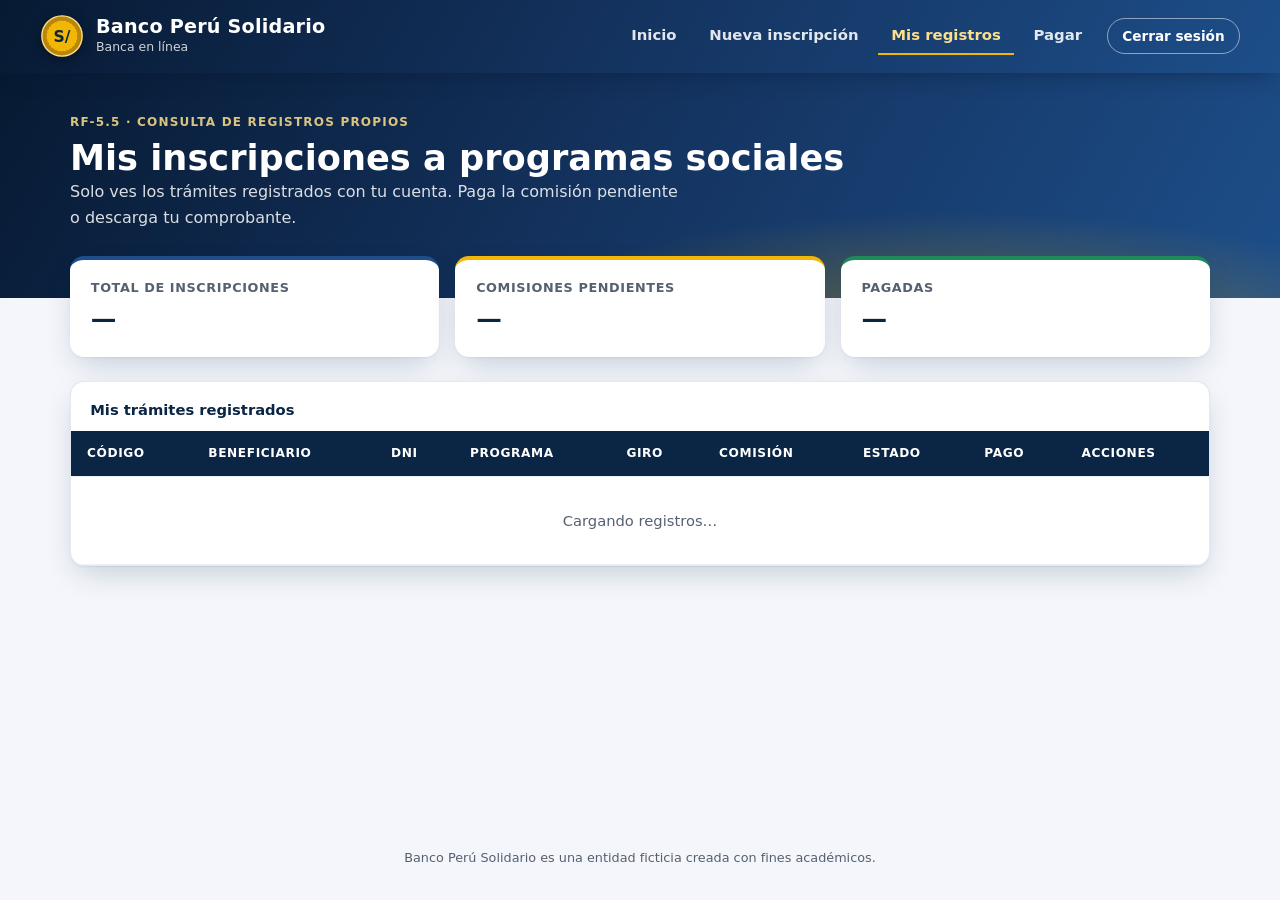
<file: consulta.html>
<!DOCTYPE html>
<html lang="es">
<head>
  <meta charset="UTF-8">
  <meta name="viewport" content="width=device-width, initial-scale=1.0">
  <title>BPS — Mis registros</title>
  <link rel="icon" href="img/favicon.svg" type="image/svg+xml">
  <link rel="stylesheet" href="css/consulta.css">
</head>
<body>
  <header class="site-header">
    <a class="marca" href="index.html" aria-label="Banco Perú Solidario, ir al inicio">
      <span class="logo-moneda" aria-hidden="true">
        <svg class="icono-moneda" viewBox="0 0 48 48">
          <circle class="moneda-borde" cx="24" cy="24" r="22"></circle>
          <circle class="moneda-cara" cx="24" cy="24" r="17"></circle>
          <text class="moneda-simbolo" x="24" y="30.5" text-anchor="middle">S/</text>
        </svg>
      </span>
      <span class="marca-texto">
        <span class="marca-nombre">Banco Perú Solidario</span>
        <span class="marca-lema">Banca en línea</span>
      </span>
    </a>
    <nav class="nav-principal" aria-label="Navegación principal">
      <ul>
        <li><a href="index.html">Inicio</a></li>
        <li><a href="registro.html">Nueva inscripción</a></li>
        <li><a href="consulta.html" class="activo" aria-current="page">Mis registros</a></li>
        <li><a href="pago.html">Pagar</a></li>
        <li><span id="usuario-chip" class="usuario-chip" hidden></span></li>
        <li><button type="button" id="btn-logout" class="boton-logout">Cerrar sesión</button></li>
      </ul>
    </nav>
  </header>

  <div class="cabecera-pagina">
    <div class="cabecera-pagina-contenido">
      <p class="seccion-etiqueta">RF-5.5 · Consulta de registros propios</p>
      <h1>Mis inscripciones a programas sociales</h1>
      <p>Solo ves los trámites registrados con tu cuenta. Paga la comisión pendiente o descarga tu comprobante.</p>
    </div>
  </div>

  <main class="contenedor-principal">
    <section class="resumen" aria-label="Resumen de mis registros">
      <article class="resumen-tarjeta">
        <h2>Total de inscripciones</h2>
        <p id="res-total">—</p>
      </article>
      <article class="resumen-tarjeta resumen-tarjeta--pendiente">
        <h2>Comisiones pendientes</h2>
        <p id="res-pendiente">—</p>
      </article>
      <article class="resumen-tarjeta resumen-tarjeta--pagado">
        <h2>Pagadas</h2>
        <p id="res-pagado">—</p>
      </article>
    </section>

    <div class="tabla-contenedor tabla-animada">
      <table class="tabla">
        <caption>Mis trámites registrados</caption>
        <thead>
          <tr>
            <th scope="col">Código</th>
            <th scope="col">Beneficiario</th>
            <th scope="col">DNI</th>
            <th scope="col">Programa</th>
            <th scope="col">Giro</th>
            <th scope="col">Comisión</th>
            <th scope="col">Estado</th>
            <th scope="col">Pago</th>
            <th scope="col">Acciones</th>
          </tr>
        </thead>
        <tbody id="tabla-cuerpo-consulta">
          <tr><td colspan="9" class="celda-vacia">Cargando registros…</td></tr>
        </tbody>
      </table>
    </div>
  </main>

  <p class="pie-simple">Banco Perú Solidario es una entidad ficticia creada con fines académicos.</p>

  <script type="module" src="js/consulta/consulta.js"></script>
</body>
</html>
</file>
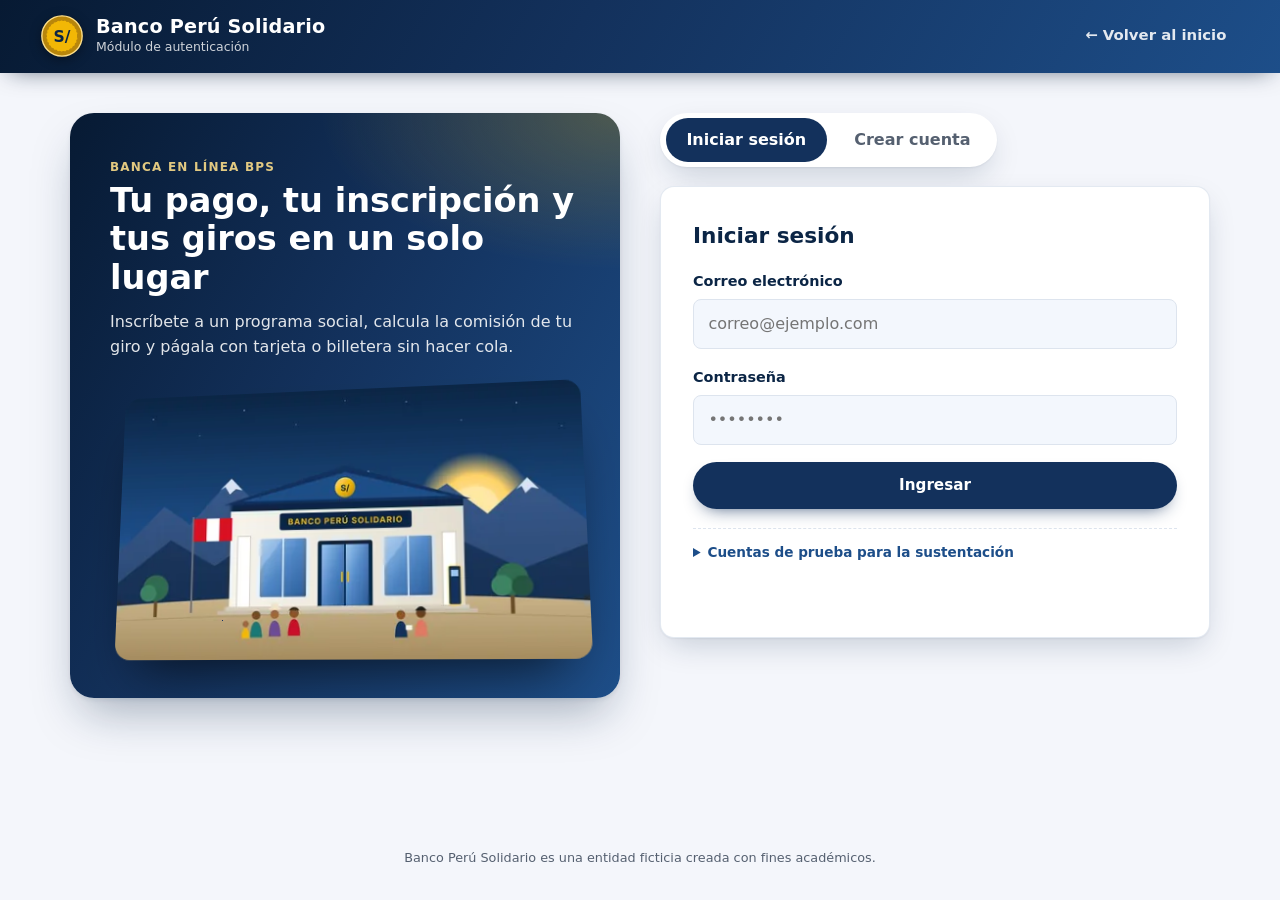
<file: login.html>
<!DOCTYPE html>
<html lang="es">
<head>
  <meta charset="UTF-8">
  <meta name="viewport" content="width=device-width, initial-scale=1.0">
  <title>Banco Perú Solidario — Acceso de usuarios</title>
  <link rel="icon" href="img/favicon.svg" type="image/svg+xml">
  <link rel="stylesheet" href="css/login.css">
</head>
<body>

  <header class="site-header">
    <a class="marca" href="index.html" aria-label="Banco Perú Solidario, ir al inicio">
      <span class="logo-moneda" aria-hidden="true">
        <svg class="icono-moneda" viewBox="0 0 48 48">
          <circle class="moneda-borde" cx="24" cy="24" r="22"></circle>
          <circle class="moneda-cara" cx="24" cy="24" r="17"></circle>
          <text class="moneda-simbolo" x="24" y="30.5" text-anchor="middle">S/</text>
        </svg>
      </span>
      <span class="marca-texto">
        <span class="marca-nombre">Banco Perú Solidario</span>
        <span class="marca-lema">Módulo de autenticación</span>
      </span>
    </a>
    <nav class="nav-principal" aria-label="Navegación principal">
      <ul>
        <li><a href="index.html">← Volver al inicio</a></li>
      </ul>
    </nav>
  </header>

  <main class="acceso">

    <!-- Panel institucional con imagen adaptativa -->
    <section class="acceso-marca" aria-labelledby="acceso-titulo">
      <p class="seccion-etiqueta">Banca en línea BPS</p>
      <h1 id="acceso-titulo">Tu pago, tu inscripción y tus giros en un solo lugar</h1>
      <p>Inscríbete a un programa social, calcula la comisión de tu giro y págala con tarjeta o billetera sin hacer cola.</p>
      <picture class="acceso-imagen">
        <source type="image/webp" srcset="img/agencia-480.webp 480w, img/agencia-800.webp 800w" sizes="(max-width: 900px) 90vw, 480px">
        <img src="img/agencia-480.jpg" srcset="img/agencia-480.jpg 480w, img/agencia-800.jpg 800w" sizes="(max-width: 900px) 90vw, 480px"
             width="480" height="280" alt="Ilustración de la fachada de una agencia del Banco Perú Solidario.">
      </picture>
    </section>

    <!-- Tarjeta 3D que gira entre "Iniciar sesión" y "Crear cuenta" -->
    <section class="acceso-formularios" aria-label="Formularios de acceso">
      <div class="pestanas" role="tablist" aria-label="Elige una opción">
        <button type="button" role="tab" id="tab-login" aria-selected="true" aria-controls="cara-login" class="pestana activa">Iniciar sesión</button>
        <button type="button" role="tab" id="tab-registro" aria-selected="false" aria-controls="cara-registro" class="pestana">Crear cuenta</button>
      </div>

      <div class="volteo" id="volteo">
        <div class="volteo-interior">

          <!-- Cara frontal: iniciar sesión -->
          <section class="cara cara-frente tarjeta-formulario" id="cara-login" role="tabpanel" aria-labelledby="tab-login">
            <h2>Iniciar sesión</h2>
            <form id="form-login" class="formulario" novalidate>
              <div class="campo">
                <label for="login-correo">Correo electrónico</label>
                <input type="email" id="login-correo" name="correo" required placeholder="correo@ejemplo.com" autocomplete="email">
              </div>
              <div class="campo">
                <label for="login-password">Contraseña</label>
                <input type="password" id="login-password" name="contrasena" required placeholder="••••••••" autocomplete="current-password">
              </div>
              <button type="submit" id="btn-login" class="boton boton-primario boton-ancho">Ingresar</button>
              <div id="mensaje-login" class="zona-confirmacion" aria-live="polite" hidden></div>
            </form>
            <details class="cuentas-prueba">
              <summary>Cuentas de prueba para la sustentación</summary>
              <ul>
                <li><strong>Cliente:</strong> cliente1@correo.com · 1234</li>
                <li><strong>Administrador:</strong> admin@correo.com · 1234</li>
                <li><strong>Empleado:</strong> empleado1@correo.com · 1234</li>
                <li><strong>Cajero:</strong> caja@correo.com · 1234</li>
              </ul>
            </details>
          </section>

          <!-- Cara posterior: crear cuenta -->
          <section class="cara cara-reverso tarjeta-formulario" id="cara-registro" role="tabpanel" aria-labelledby="tab-registro" inert>
            <h2>Crear cuenta de beneficiario</h2>
            <form id="form-registro" class="formulario" novalidate>
              <div class="campo">
                <label for="reg-nombre">Nombre completo</label>
                <input type="text" id="reg-nombre" name="nombre" required minlength="3" placeholder="Ej.: Juana Quispe Mamani" autocomplete="name">
              </div>
              <div class="campo-doble">
                <div class="campo">
                  <label for="reg-dni">DNI</label>
                  <input type="text" id="reg-dni" name="dni" required pattern="[0-9]{8}" maxlength="8" inputmode="numeric" placeholder="8 dígitos">
                </div>
                <div class="campo">
                  <label for="reg-password">Contraseña</label>
                  <input type="password" id="reg-password" name="contrasena" required minlength="4" placeholder="Mín. 4 caracteres" autocomplete="new-password">
                </div>
              </div>
              <div class="campo">
                <label for="reg-correo">Correo electrónico</label>
                <input type="email" id="reg-correo" name="correo" required placeholder="correo@ejemplo.com" autocomplete="email">
              </div>
              <button type="submit" id="btn-registro" class="boton boton-oro boton-ancho">Crear mi cuenta</button>
              <div id="mensaje-registro" class="zona-confirmacion" aria-live="polite" hidden></div>
            </form>
          </section>

        </div>
      </div>
    </section>
  </main>

  <p class="pie-simple">Banco Perú Solidario es una entidad ficticia creada con fines académicos.</p>

  <script type="module" src="js/auth/login.js"></script>
</body>
</html>
</file>
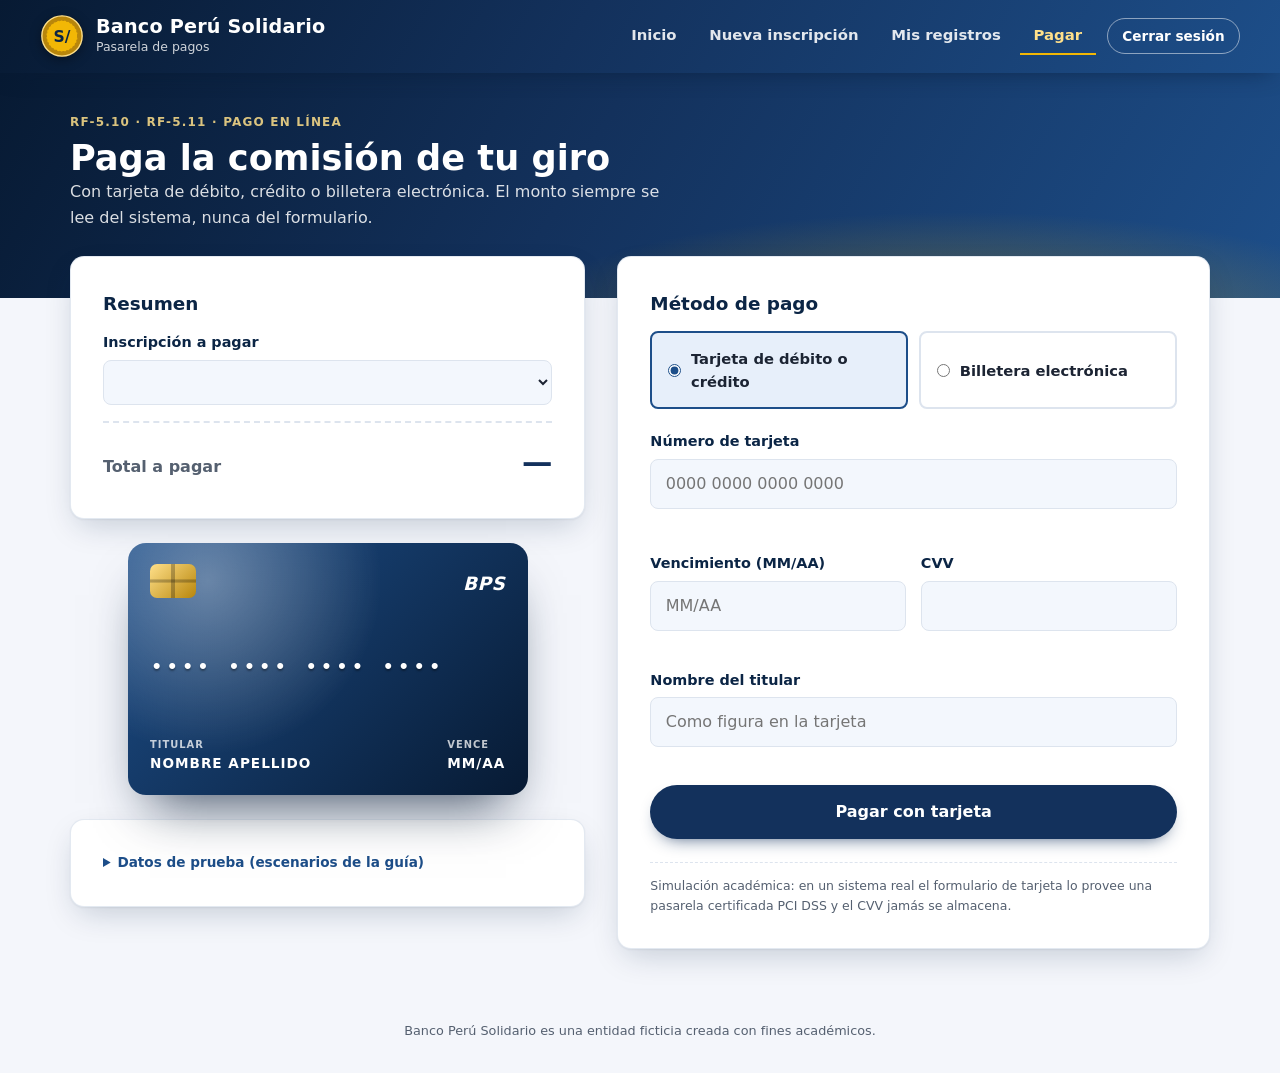
<file: pago.html>
<!DOCTYPE html>
<html lang="es">
<head>
  <meta charset="UTF-8">
  <meta name="viewport" content="width=device-width, initial-scale=1.0">
  <title>BPS — Pago en línea de la comisión de giro</title>
  <link rel="icon" href="img/favicon.svg" type="image/svg+xml">
  <link rel="stylesheet" href="css/pago.css">
</head>
<body>
  <header class="site-header">
    <a class="marca" href="index.html" aria-label="Banco Perú Solidario, ir al inicio">
      <span class="logo-moneda" aria-hidden="true">
        <svg class="icono-moneda" viewBox="0 0 48 48">
          <circle class="moneda-borde" cx="24" cy="24" r="22"></circle>
          <circle class="moneda-cara" cx="24" cy="24" r="17"></circle>
          <text class="moneda-simbolo" x="24" y="30.5" text-anchor="middle">S/</text>
        </svg>
      </span>
      <span class="marca-texto">
        <span class="marca-nombre">Banco Perú Solidario</span>
        <span class="marca-lema">Pasarela de pagos</span>
      </span>
    </a>
    <nav class="nav-principal" aria-label="Navegación principal">
      <ul>
        <li><a href="index.html">Inicio</a></li>
        <li><a href="registro.html">Nueva inscripción</a></li>
        <li><a href="consulta.html">Mis registros</a></li>
        <li><a href="pago.html" class="activo" aria-current="page">Pagar</a></li>
        <li><span id="usuario-chip" class="usuario-chip" hidden></span></li>
        <li><button type="button" id="btn-logout" class="boton-logout">Cerrar sesión</button></li>
      </ul>
    </nav>
  </header>

  <div class="cabecera-pagina">
    <div class="cabecera-pagina-contenido">
      <p class="seccion-etiqueta">RF-5.10 · RF-5.11 · Pago en línea</p>
      <h1>Paga la comisión de tu giro</h1>
      <p>Con tarjeta de débito, crédito o billetera electrónica. El monto siempre se lee del sistema, nunca del formulario.</p>
    </div>
  </div>

  <main class="contenedor-principal pago-grid">

    <!-- Columna izquierda: resumen + tarjeta 3D -->
    <div class="pago-lateral">
      <section class="tarjeta resumen-pago" aria-labelledby="t-resumen">
        <h2 id="t-resumen">Resumen</h2>
        <div class="campo">
          <label for="registro">Inscripción a pagar</label>
          <select id="registro" name="registro"></select>
        </div>
        <p class="total-pagar">Total a pagar <strong id="resumen-monto">—</strong></p>
        <p id="resumen-detalle" class="campo-ayuda"></p>
      </section>

      <!-- Tarjeta 3D en vivo: gira para mostrar el CVV -->
      <div class="escena-tarjeta" id="escena-tarjeta" aria-hidden="true">
        <div class="tarjeta-viva" id="tarjeta-viva" data-marca="">
          <div class="tv-cara tv-frente">
            <div class="tv-fila">
              <span class="tv-chip"></span>
              <span class="tv-marca" id="tv-marca">BPS</span>
            </div>
            <p class="tv-numero" id="tv-numero">•••• •••• •••• ••••</p>
            <div class="tv-fila">
              <span class="tv-dato"><small>Titular</small><span id="tv-titular">NOMBRE APELLIDO</span></span>
              <span class="tv-dato"><small>Vence</small><span id="tv-venc">MM/AA</span></span>
            </div>
          </div>
          <div class="tv-cara tv-reverso">
            <span class="tv-banda"></span>
            <span class="tv-cvv"><small>CVV</small><span id="tv-cvv">•••</span></span>
            <p class="tv-legal">Tarjeta de prueba · Simulación académica</p>
          </div>
        </div>
      </div>

      <details class="tarjeta datos-prueba">
        <summary>Datos de prueba (escenarios de la guía)</summary>
        <ul>
          <li><strong>Aprobado débito:</strong> 4111 1111 1111 1111 · 12/29 · 123</li>
          <li><strong>Saldo insuficiente:</strong> 4000 0000 0000 0002 · 08/28 · 456</li>
          <li><strong>Aprobado crédito:</strong> 5555 5555 5555 4444 · 05/30 · 789</li>
          <li><strong>Bloqueada:</strong> 5105 1051 0510 5100 · 03/27 · 321</li>
          <li><strong>Amex (CVV 4):</strong> 3782 8224 6310 005 · 11/28 · 1234</li>
          <li><strong>Vencida:</strong> 4242 4242 4242 4242 · 01/25</li>
          <li><strong>Billetera AndiPay:</strong> 987654321 · código 123456</li>
          <li><strong>PagoMóvil sin saldo:</strong> 912345678 · código 654321</li>
        </ul>
      </details>
    </div>

    <!-- Columna derecha: método y formularios -->
    <section class="tarjeta-formulario pago-formularios" aria-labelledby="t-metodo">
      <fieldset class="selector-metodo">
        <legend id="t-metodo">Método de pago</legend>
        <label class="opcion-metodo">
          <input type="radio" name="metodo" value="tarjeta" checked>
          <span>Tarjeta de débito o crédito</span>
        </label>
        <label class="opcion-metodo">
          <input type="radio" name="metodo" value="billetera">
          <span>Billetera electrónica</span>
        </label>
      </fieldset>

      <form id="form-tarjeta" class="formulario" novalidate>
        <div class="campo">
          <label for="numero">Número de tarjeta</label>
          <input id="numero" name="numero" inputmode="numeric" autocomplete="cc-number" maxlength="23"
                 placeholder="0000 0000 0000 0000" required aria-describedby="marca-detectada error-numero">
          <span id="marca-detectada" class="marca-detectada"></span>
          <span id="error-numero" class="error"></span>
        </div>
        <div class="campo-doble">
          <div class="campo">
            <label for="vencimiento">Vencimiento (MM/AA)</label>
            <input id="vencimiento" name="vencimiento" inputmode="numeric" autocomplete="cc-exp" maxlength="5"
                   placeholder="MM/AA" required aria-describedby="error-vencimiento">
            <span id="error-vencimiento" class="error"></span>
          </div>
          <div class="campo">
            <label for="cvv">CVV</label>
            <input id="cvv" name="cvv" type="password" inputmode="numeric" autocomplete="cc-csc" maxlength="4"
                   required aria-describedby="error-cvv">
            <span id="error-cvv" class="error"></span>
          </div>
        </div>
        <div class="campo">
          <label for="titular">Nombre del titular</label>
          <input id="titular" name="titular" autocomplete="cc-name" required aria-describedby="error-titular"
                 placeholder="Como figura en la tarjeta">
          <span id="error-titular" class="error"></span>
        </div>
        <button type="submit" class="boton boton-primario boton-pagar">Pagar con tarjeta</button>
      </form>

      <form id="form-billetera" class="formulario" novalidate hidden>
        <div class="campo">
          <label for="proveedor">Billetera</label>
          <select id="proveedor" name="proveedor">
            <option value="andipay">AndiPay</option>
            <option value="pagomovil">PagoMóvil</option>
          </select>
        </div>
        <div class="campo">
          <label for="celular">Celular afiliado</label>
          <input id="celular" name="celular" inputmode="numeric" autocomplete="tel-national" maxlength="9"
                 placeholder="9XXXXXXXX" required aria-describedby="error-celular">
          <span id="error-celular" class="error"></span>
        </div>
        <div class="campo">
          <label for="codigo">Código de aprobación (6 dígitos que muestra tu billetera)</label>
          <input id="codigo" name="codigo" inputmode="numeric" autocomplete="one-time-code" maxlength="6"
                 required aria-describedby="error-codigo">
          <span id="error-codigo" class="error"></span>
        </div>
        <button type="submit" class="boton boton-primario boton-pagar">Pagar con billetera</button>
      </form>

      <p id="mensaje-pago" class="mensaje" role="status" aria-live="polite"></p>
      <div id="confirmacion-pago" class="zona-confirmacion" hidden></div>
      <p class="aviso-seguridad">
        Simulación académica: en un sistema real el formulario de tarjeta lo provee una pasarela
        certificada PCI DSS y el CVV jamás se almacena.
      </p>
    </section>
  </main>

  <p class="pie-simple">Banco Perú Solidario es una entidad ficticia creada con fines académicos.</p>

  <script type="module" src="js/pago/pago.js"></script>
</body>
</html>
</file>
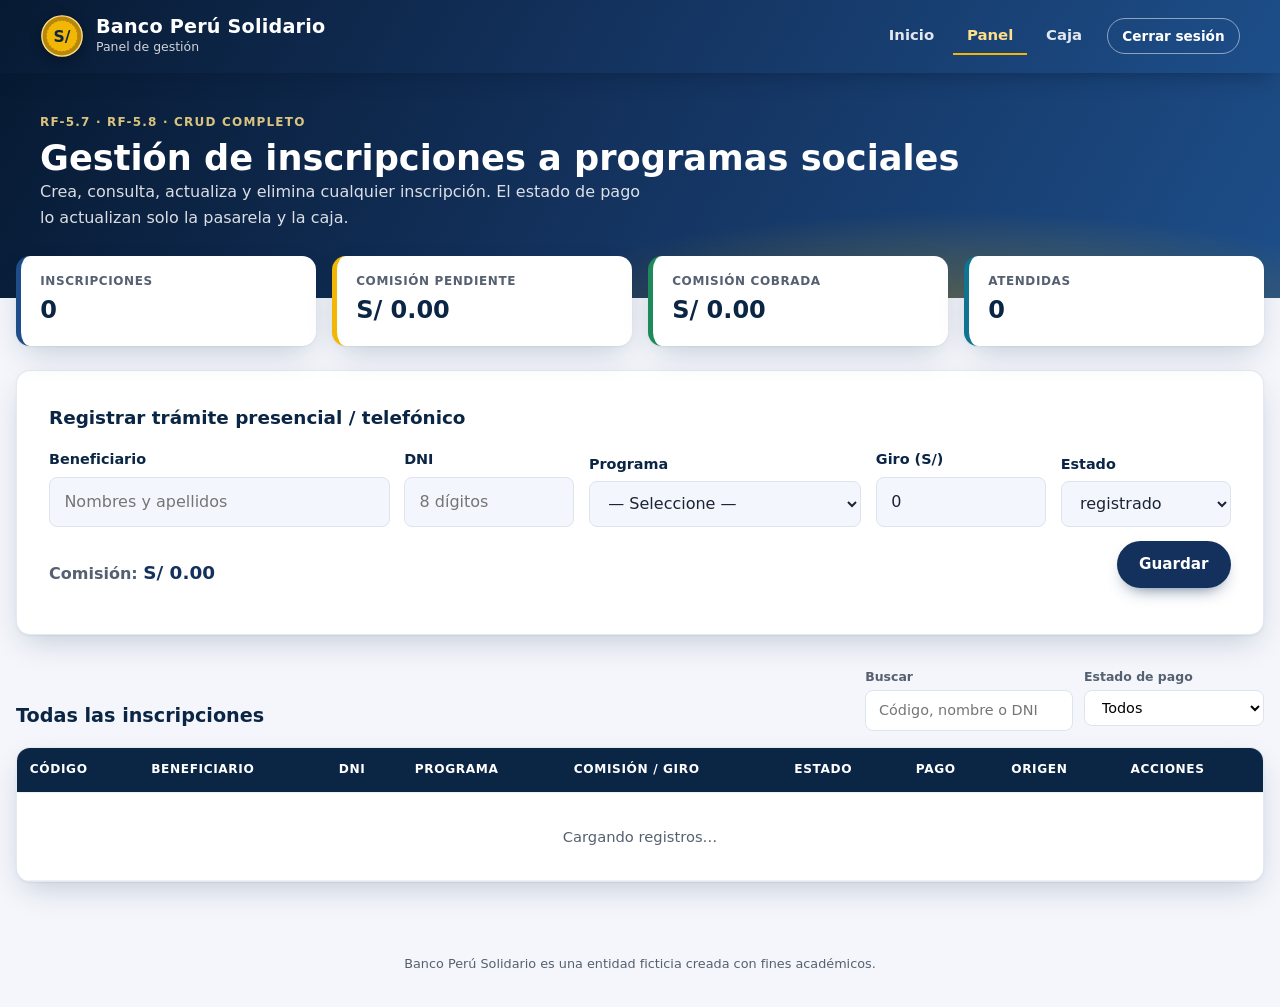
<file: panel.html>
<!DOCTYPE html>
<html lang="es">
<head>
  <meta charset="UTF-8">
  <meta name="viewport" content="width=device-width, initial-scale=1.0">
  <title>BPS — Panel de gestión (administrador y empleado)</title>
  <link rel="icon" href="img/favicon.svg" type="image/svg+xml">
  <link rel="stylesheet" href="css/panel.css">
</head>
<body>
  <header class="site-header">
    <a class="marca" href="index.html" aria-label="Banco Perú Solidario, ir al inicio">
      <span class="logo-moneda" aria-hidden="true">
        <svg class="icono-moneda" viewBox="0 0 48 48">
          <circle class="moneda-borde" cx="24" cy="24" r="22"></circle>
          <circle class="moneda-cara" cx="24" cy="24" r="17"></circle>
          <text class="moneda-simbolo" x="24" y="30.5" text-anchor="middle">S/</text>
        </svg>
      </span>
      <span class="marca-texto">
        <span class="marca-nombre">Banco Perú Solidario</span>
        <span class="marca-lema">Panel de gestión</span>
      </span>
    </a>
    <nav class="nav-principal" aria-label="Navegación principal">
      <ul>
        <li><a href="index.html">Inicio</a></li>
        <li><a href="panel.html" class="activo" aria-current="page">Panel</a></li>
        <li><a href="caja.html" data-solo-rol="administrador">Caja</a></li>
        <li><span id="usuario-chip" class="usuario-chip" hidden></span></li>
        <li><button type="button" id="btn-logout" class="boton-logout">Cerrar sesión</button></li>
      </ul>
    </nav>
  </header>

  <div class="cabecera-pagina">
    <div class="cabecera-pagina-contenido">
      <p class="seccion-etiqueta">RF-5.7 · RF-5.8 · CRUD completo</p>
      <h1>Gestión de inscripciones a programas sociales</h1>
      <p>Crea, consulta, actualiza y elimina cualquier inscripción. El estado de pago lo actualizan solo la pasarela y la caja.</p>
    </div>
  </div>

  <main class="contenedor-principal">

    <section class="indicadores" aria-label="Indicadores">
      <article class="indicador">
        <h2>Inscripciones</h2>
        <p id="ind-total" data-contar="0">0</p>
      </article>
      <article class="indicador indicador--pendiente">
        <h2>Comisión pendiente</h2>
        <p id="ind-pendientes">S/ 0.00</p>
      </article>
      <article class="indicador indicador--pagado">
        <h2>Comisión cobrada</h2>
        <p id="ind-cobrado">S/ 0.00</p>
      </article>
      <article class="indicador indicador--atendido">
        <h2>Atendidas</h2>
        <p id="ind-atendidas" data-contar="0">0</p>
      </article>
    </section>

    <section class="tarjeta-formulario panel-form" aria-labelledby="form-titulo">
      <h2 id="form-titulo">Registrar trámite presencial / telefónico</h2>
      <form id="form-panel" novalidate>
        <input type="hidden" id="pnl-id" name="id">
        <div class="campo">
          <label for="pnl-nombre">Beneficiario</label>
          <input type="text" id="pnl-nombre" name="beneficiario" required minlength="3" maxlength="120" placeholder="Nombres y apellidos">
        </div>
        <div class="campo">
          <label for="pnl-dni">DNI</label>
          <input type="text" id="pnl-dni" name="dni" required pattern="[0-9]{8}" maxlength="8" inputmode="numeric" placeholder="8 dígitos">
        </div>
        <div class="campo">
          <label for="pnl-programa">Programa</label>
          <select id="pnl-programa" name="programa" required>
            <option value="">— Seleccione —</option>
            <option value="Apoyo Directo al Hogar">Apoyo Directo al Hogar</option>
            <option value="Bono Vejez Digna">Bono Vejez Digna</option>
            <option value="Sueldo Joven Rural">Sueldo Joven Rural</option>
            <option value="Cuna y Nutrición">Cuna y Nutrición</option>
          </select>
        </div>
        <div class="campo">
          <label for="pnl-giro">Giro (S/)</label>
          <input type="number" id="pnl-giro" name="monto_giro" min="0" max="50000" step="0.01" value="0" required>
        </div>
        <div class="campo">
          <label for="pnl-estado">Estado</label>
          <select id="pnl-estado" name="estado" required>
            <option value="registrado">registrado</option>
            <option value="atendido">atendido</option>
            <option value="rechazado">rechazado</option>
          </select>
        </div>
        <p class="panel-cotizador">Comisión: <output id="pnl-comision" for="pnl-giro">S/ 0.00</output></p>
        <div class="panel-botones">
          <button type="submit" id="pnl-btn-submit" class="boton boton-primario">Guardar</button>
          <button type="button" id="pnl-btn-cancel" class="boton boton-secundario" hidden>Cancelar edición</button>
        </div>
      </form>
      <p id="pnl-error" class="error" aria-live="polite"></p>
      <div id="pnl-confirmacion" class="zona-confirmacion" hidden></div>
    </section>

    <section aria-labelledby="tabla-titulo">
      <div class="barra-filtros">
        <h2 id="tabla-titulo">Todas las inscripciones</h2>
        <div class="filtros">
          <label class="filtro">
            <span>Buscar</span>
            <input type="search" id="filtro-texto" placeholder="Código, nombre o DNI">
          </label>
          <label class="filtro">
            <span>Estado de pago</span>
            <select id="filtro-pago">
              <option value="">Todos</option>
              <option value="pendiente">Pendiente</option>
              <option value="pagado">Pagado</option>
              <option value="exonerado">Exonerado</option>
            </select>
          </label>
        </div>
      </div>

      <div class="tabla-contenedor tabla-animada">
        <table class="tabla">
          <caption class="sr-only">Inscripciones registradas en el sistema</caption>
          <thead>
            <tr>
              <th scope="col">Código</th>
              <th scope="col">Beneficiario</th>
              <th scope="col">DNI</th>
              <th scope="col">Programa</th>
              <th scope="col">Comisión / giro</th>
              <th scope="col">Estado</th>
              <th scope="col">Pago</th>
              <th scope="col">Origen</th>
              <th scope="col">Acciones</th>
            </tr>
          </thead>
          <tbody id="tabla-panel">
            <tr><td colspan="9" class="celda-vacia">Cargando registros…</td></tr>
          </tbody>
        </table>
      </div>
    </section>
  </main>

  <p class="pie-simple">Banco Perú Solidario es una entidad ficticia creada con fines académicos.</p>

  <script type="module" src="js/panel/panel.js"></script>
</body>
</html>
</file>
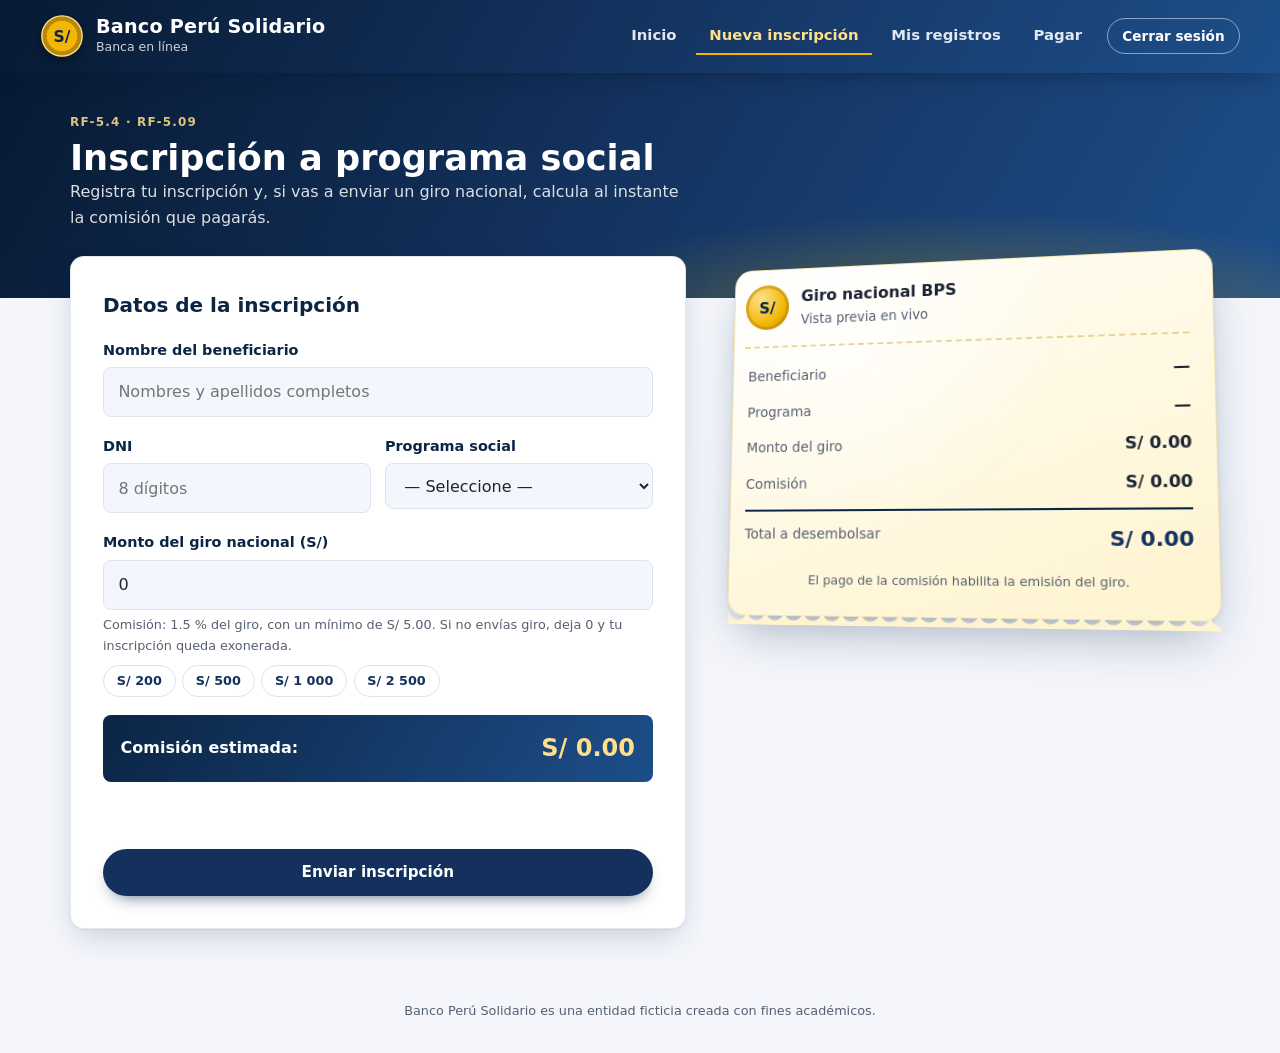
<file: registro.html>
<!DOCTYPE html>
<html lang="es">
<head>
  <meta charset="UTF-8">
  <meta name="viewport" content="width=device-width, initial-scale=1.0">
  <title>BPS — Inscripción a programa social y cotizador de giro</title>
  <link rel="icon" href="img/favicon.svg" type="image/svg+xml">
  <link rel="stylesheet" href="css/registro.css">
</head>
<body>
  <header class="site-header">
    <a class="marca" href="index.html" aria-label="Banco Perú Solidario, ir al inicio">
      <span class="logo-moneda" aria-hidden="true">
        <svg class="icono-moneda" viewBox="0 0 48 48">
          <circle class="moneda-borde" cx="24" cy="24" r="22"></circle>
          <circle class="moneda-cara" cx="24" cy="24" r="17"></circle>
          <text class="moneda-simbolo" x="24" y="30.5" text-anchor="middle">S/</text>
        </svg>
      </span>
      <span class="marca-texto">
        <span class="marca-nombre">Banco Perú Solidario</span>
        <span class="marca-lema">Banca en línea</span>
      </span>
    </a>
    <nav class="nav-principal" aria-label="Navegación principal">
      <ul>
        <li><a href="index.html">Inicio</a></li>
        <li><a href="registro.html" class="activo" aria-current="page">Nueva inscripción</a></li>
        <li><a href="consulta.html">Mis registros</a></li>
        <li><a href="pago.html">Pagar</a></li>
        <li><span id="usuario-chip" class="usuario-chip" hidden></span></li>
        <li><button type="button" id="btn-logout" class="boton-logout">Cerrar sesión</button></li>
      </ul>
    </nav>
  </header>

  <div class="cabecera-pagina">
    <div class="cabecera-pagina-contenido">
      <p class="seccion-etiqueta">RF-5.4 · RF-5.09</p>
      <h1>Inscripción a programa social</h1>
      <p>Registra tu inscripción y, si vas a enviar un giro nacional, calcula al instante la comisión que pagarás.</p>
    </div>
  </div>

  <main class="contenedor-principal registro-grid">

    <section class="tarjeta-formulario" aria-labelledby="form-titulo">
      <h2 id="form-titulo" class="titulo-tarjeta">Datos de la inscripción</h2>
      <form id="form-registro" class="formulario" novalidate>
        <div class="campo">
          <label for="reg-nombre">Nombre del beneficiario</label>
          <input type="text" id="reg-nombre" name="beneficiario" placeholder="Nombres y apellidos completos" required minlength="3" maxlength="120" autocomplete="name">
        </div>

        <div class="campo-doble">
          <div class="campo">
            <label for="reg-dni">DNI</label>
            <input type="text" id="reg-dni" name="dni" placeholder="8 dígitos" required pattern="[0-9]{8}" maxlength="8" inputmode="numeric">
          </div>
          <div class="campo">
            <label for="reg-programa">Programa social</label>
            <select id="reg-programa" name="programa" required>
              <option value="">— Seleccione —</option>
              <option value="Apoyo Directo al Hogar">Apoyo Directo al Hogar</option>
              <option value="Bono Vejez Digna">Bono Vejez Digna</option>
              <option value="Sueldo Joven Rural">Sueldo Joven Rural</option>
              <option value="Cuna y Nutrición">Cuna y Nutrición</option>
            </select>
          </div>
        </div>

        <div class="campo">
          <label for="reg-giro">Monto del giro nacional (S/)</label>
          <input type="number" id="reg-giro" name="monto_giro" min="0" max="50000" step="0.01" value="0" required aria-describedby="ayuda-giro">
          <p id="ayuda-giro" class="campo-ayuda">Comisión: 1.5 % del giro, con un mínimo de S/ 5.00. Si no envías giro, deja 0 y tu inscripción queda exonerada.</p>
          <div class="atajos-giro" role="group" aria-label="Montos frecuentes">
            <button type="button" class="chip-monto" data-monto="200">S/ 200</button>
            <button type="button" class="chip-monto" data-monto="500">S/ 500</button>
            <button type="button" class="chip-monto" data-monto="1000">S/ 1 000</button>
            <button type="button" class="chip-monto" data-monto="2500">S/ 2 500</button>
          </div>
        </div>

        <p class="cotizador">
          Comisión estimada:
          <output id="monto-estimado" for="reg-giro" aria-live="polite">S/ 0.00</output>
        </p>
        <p id="detalle-calculo" class="campo-ayuda"></p>

        <p id="error-registro" class="error" aria-live="polite"></p>
        <button type="submit" class="boton boton-primario">Enviar inscripción</button>
      </form>

      <div id="resultado-registro" class="zona-confirmacion" hidden></div>
      <div id="acciones-post" class="acciones-formulario acciones-post" hidden>
        <a id="enlace-pagar" class="boton boton-oro" href="pago.html">Pagar comisión ahora</a>
        <a class="boton boton-secundario" href="consulta.html">Ver mis registros</a>
      </div>
    </section>

    <!-- Vista previa 3D del comprobante del giro -->
    <aside class="vista-previa" aria-label="Vista previa del giro">
      <div class="boleta-3d" id="boleta-3d">
        <div class="boleta">
          <div class="boleta-cabecera">
            <span class="boleta-moneda" aria-hidden="true">S/</span>
            <span>
              <strong>Giro nacional BPS</strong>
              <small>Vista previa en vivo</small>
            </span>
          </div>
          <dl class="boleta-datos">
            <div><dt>Beneficiario</dt><dd id="pv-nombre">—</dd></div>
            <div><dt>Programa</dt><dd id="pv-programa">—</dd></div>
            <div><dt>Monto del giro</dt><dd id="pv-giro">S/ 0.00</dd></div>
            <div><dt>Comisión</dt><dd id="pv-comision">S/ 0.00</dd></div>
            <div class="boleta-total"><dt>Total a desembolsar</dt><dd id="pv-total">S/ 0.00</dd></div>
          </dl>
          <p class="boleta-pie">El pago de la comisión habilita la emisión del giro.</p>
        </div>
      </div>
    </aside>
  </main>

  <p class="pie-simple">Banco Perú Solidario es una entidad ficticia creada con fines académicos.</p>

  <script type="module" src="js/registro/registro.js"></script>
</body>
</html>
</file>
<file: css/index.css>
/* css/index.css — Banco Perú Solidario · hoja de estilos exclusiva de index.html */

/* ==========================================================
   BASE COMÚN — Banco Perú Solidario
   (Se repite al inicio de cada hoja: la regla del curso es
   "una hoja de estilos por página, ninguna se comparte".)
   ========================================================== */

:root {
  --azul-950: #071a33;
  --azul-900: #0b2545;
  --azul-800: #13315c;
  --azul-700: #1d4e89;
  --azul-500: #3b7dd8;
  --azul-100: #e7effa;
  --azul-50: #f3f7fd;
  --oro: #f2b705;
  --oro-claro: #ffe08a;
  --oro-oscuro: #b8860b;
  --rojo: #c8102e;
  --rojo-suave: #fde8eb;
  --verde: #1e8a5a;
  --verde-suave: #e3f5ec;
  --ambar: #b45309;
  --ambar-suave: #fff4dc;
  --texto: #1c2433;
  --texto-suave: #556070;
  --borde: #dde4ee;
  --fondo: #f4f6fb;
  --blanco: #ffffff;
  --radio: 14px;
  --radio-sm: 8px;
  /* Efecto 2: sombra definida en contenedores de tablas y formularios */
  --sombra-contenedor: 0 1px 2px rgba(11, 37, 69, 0.06), 0 12px 32px -8px rgba(11, 37, 69, 0.22);
  --sombra-elevada: 0 2px 4px rgba(11, 37, 69, 0.08), 0 24px 48px -12px rgba(11, 37, 69, 0.35);
  /* Efecto 1: degradado institucional */
  --degradado-institucional: linear-gradient(120deg, var(--azul-950) 0%, var(--azul-800) 45%, var(--azul-700) 100%);
  --fuente: 'Segoe UI', system-ui, -apple-system, 'Helvetica Neue', Arial, sans-serif;
}

*, *::before, *::after {
  box-sizing: border-box;
  margin: 0;
  padding: 0;
}

html {
  scroll-behavior: smooth;
}

body {
  font-family: var(--fuente);
  background-color: var(--fondo);
  color: var(--texto);
  line-height: 1.6;
  min-height: 100vh;
  display: flex;
  flex-direction: column;
}

main {
  flex: 1;
}

img, svg {
  display: block;
  max-width: 100%;
}

a {
  color: var(--azul-700);
}

:focus-visible {
  outline: 3px solid var(--oro);
  outline-offset: 2px;
}

[hidden] {
  display: none !important;
}

.sprite-iconos {
  position: absolute;
  width: 0;
  height: 0;
  overflow: hidden;
}

/* ---------- Barra superior de aviso ---------- */
.aviso-bar {
  background-color: var(--azul-950);
  color: var(--oro-claro);
  font-size: 0.82rem;
  padding: 0.45rem 1rem;
  text-align: center;
}

/* ---------- Encabezado: degradado institucional (Efecto 1) ---------- */
.site-header {
  background: var(--degradado-institucional);
  color: var(--blanco);
  padding: 0.9rem clamp(1rem, 4vw, 2.5rem);
  display: flex;
  flex-wrap: wrap;
  justify-content: space-between;
  align-items: center;
  gap: 0.8rem 1.5rem;
  position: sticky;
  top: 0;
  z-index: 50;
  box-shadow: 0 6px 24px -10px rgba(7, 26, 51, 0.7);
}

.marca {
  display: flex;
  align-items: center;
  gap: 0.75rem;
  color: inherit;
  text-decoration: none;
}

.marca-texto {
  display: flex;
  flex-direction: column;
}

.marca-nombre {
  font-size: 1.2rem;
  font-weight: 700;
  line-height: 1.1;
  letter-spacing: 0.2px;
}

.marca-lema {
  font-size: 0.78rem;
  opacity: 0.8;
}

/* ---------- Efecto 3: ícono SVG de moneda animado (giro 3D) ---------- */
.logo-moneda {
  width: 44px;
  height: 44px;
  perspective: 200px;
  flex-shrink: 0;
}

.icono-moneda {
  width: 44px;
  height: 44px;
  animation: girar-moneda 4.5s cubic-bezier(0.45, 0.05, 0.55, 0.95) infinite;
  transform-style: preserve-3d;
  filter: drop-shadow(0 3px 6px rgba(0, 0, 0, 0.35));
}

.moneda-borde {
  fill: var(--oro-oscuro);
  stroke: var(--oro-claro);
  stroke-width: 1.5;
}

.moneda-cara {
  fill: var(--oro);
  stroke: var(--oro-oscuro);
  stroke-width: 1.2;
  stroke-dasharray: 2 2;
}

.moneda-simbolo {
  fill: var(--azul-900);
  font-family: var(--fuente);
  font-size: 17px;
  font-weight: 800;
}

@keyframes girar-moneda {
  0%, 55% { transform: rotateY(0deg); }
  100% { transform: rotateY(360deg); }
}

/* ---------- Navegación: Transición 1 (cambio suave de color) ---------- */
.nav-principal ul {
  display: flex;
  flex-wrap: wrap;
  list-style: none;
  gap: 0.35rem;
  align-items: center;
}

.nav-principal a {
  display: inline-block;
  color: rgba(255, 255, 255, 0.88);
  text-decoration: none;
  font-weight: 600;
  font-size: 0.93rem;
  padding: 0.45rem 0.85rem;
  border-radius: 999px;
  background-color: transparent;
  transition: color 0.3s ease, background-color 0.3s ease, box-shadow 0.3s ease;
}

.nav-principal a:hover,
.nav-principal a:focus-visible {
  color: var(--azul-900);
  background-color: var(--oro);
  box-shadow: 0 6px 16px -6px rgba(242, 183, 5, 0.8);
}

.nav-principal a.activo {
  color: var(--oro-claro);
  box-shadow: inset 0 -2px 0 var(--oro);
  border-radius: 0;
}

.nav-principal a.activo:hover {
  color: var(--azul-900);
  border-radius: 999px;
}

.nav-principal a.nav-destacado {
  border: 1.5px solid var(--oro);
  color: var(--oro-claro);
}

.usuario-chip {
  display: inline-block;
  font-size: 0.8rem;
  font-weight: 700;
  padding: 0.3rem 0.75rem;
  border-radius: 999px;
  background: rgba(255, 255, 255, 0.14);
  border: 1px solid rgba(255, 255, 255, 0.25);
}

.usuario-chip[data-rol="administrador"] { background: var(--rojo); border-color: var(--rojo); }
.usuario-chip[data-rol="empleado"] { background: #0e7490; border-color: #0e7490; }
.usuario-chip[data-rol="cajero"] { background: var(--verde); border-color: var(--verde); }

.boton-logout {
  font: inherit;
  font-size: 0.85rem;
  font-weight: 700;
  background-color: transparent;
  color: var(--blanco);
  border: 1.5px solid rgba(255, 255, 255, 0.5);
  padding: 0.38rem 0.9rem;
  border-radius: 999px;
  cursor: pointer;
  transition: background-color 0.25s ease, color 0.25s ease, transform 0.2s ease;
}

.boton-logout:hover {
  background-color: var(--rojo);
  border-color: var(--rojo);
  transform: scale(1.05);
}

/* ---------- Botones: Transición 3 (color y escala) ---------- */
.boton {
  font: inherit;
  font-weight: 700;
  font-size: 0.95rem;
  padding: 0.7rem 1.4rem;
  border: none;
  border-radius: 999px;
  cursor: pointer;
  text-decoration: none;
  display: inline-flex;
  align-items: center;
  justify-content: center;
  gap: 0.4rem;
  text-align: center;
  background-color: var(--azul-100);
  color: var(--azul-900);
  transition: background-color 0.25s ease, color 0.25s ease, transform 0.2s cubic-bezier(0.34, 1.56, 0.64, 1), box-shadow 0.25s ease;
}

.boton:hover {
  transform: scale(1.05);
}

.boton:active {
  transform: scale(0.96);
}

.boton:disabled {
  opacity: 0.55;
  cursor: not-allowed;
  transform: none;
}

.boton-primario {
  background-color: var(--azul-800);
  color: var(--blanco);
  box-shadow: 0 8px 18px -10px rgba(19, 49, 92, 0.9);
}

.boton-primario:hover {
  background-color: var(--azul-700);
}

.boton-secundario {
  background-color: #e9edf3;
  color: var(--texto);
}

.boton-secundario:hover {
  background-color: #d7dee8;
}

.boton-oro {
  background-color: var(--oro);
  color: var(--azul-950);
  box-shadow: 0 10px 22px -10px rgba(242, 183, 5, 0.9);
}

.boton-oro:hover {
  background-color: var(--oro-claro);
}

.boton-cristal {
  background-color: rgba(255, 255, 255, 0.12);
  color: var(--blanco);
  border: 1.5px solid rgba(255, 255, 255, 0.45);
}

.boton-cristal:hover {
  background-color: rgba(255, 255, 255, 0.24);
}

.boton-peligro {
  background-color: var(--rojo);
  color: var(--blanco);
}

.boton-peligro:hover {
  background-color: #a50d26;
}

.boton-exito {
  background-color: var(--verde);
  color: var(--blanco);
}

.boton-exito:hover {
  background-color: #17734a;
}

.boton-mini {
  font-size: 0.8rem;
  padding: 0.35rem 0.8rem;
  white-space: nowrap;
}

/* ---------- Contenedores de página ---------- */
.contenedor-principal {
  width: min(1140px, 100% - 2rem);
  margin: 2rem auto 3rem;
}

.cabecera-pagina {
  background: var(--degradado-institucional);
  color: var(--blanco);
  padding: 2.2rem clamp(1rem, 4vw, 2.5rem) 4.2rem;
  position: relative;
  overflow: hidden;
}

.cabecera-pagina::after {
  content: "";
  position: absolute;
  inset: auto -10% -60% 40%;
  height: 220px;
  background: radial-gradient(closest-side, rgba(242, 183, 5, 0.35), transparent);
  pointer-events: none;
}

.cabecera-pagina-contenido {
  width: min(1140px, 100%);
  margin: 0 auto;
  position: relative;
  z-index: 1;
}

.cabecera-pagina h1 {
  font-size: clamp(1.6rem, 3vw, 2.2rem);
  line-height: 1.2;
}

.cabecera-pagina p {
  opacity: 0.85;
  max-width: 60ch;
}

.cabecera-pagina + .contenedor-principal {
  margin-top: -2.6rem;
  position: relative;
  z-index: 2;
}

.seccion-etiqueta {
  display: inline-block;
  font-size: 0.75rem;
  font-weight: 800;
  letter-spacing: 1.2px;
  text-transform: uppercase;
  color: var(--oro-oscuro);
  margin-bottom: 0.3rem;
}

.cabecera-pagina .seccion-etiqueta {
  color: var(--oro-claro);
}

/* ---------- Formularios (Efecto 2: sombra definida) ---------- */
.tarjeta-formulario,
.tarjeta {
  background: var(--blanco);
  border-radius: var(--radio);
  padding: clamp(1.2rem, 3vw, 2rem);
  box-shadow: var(--sombra-contenedor);
  border: 1px solid rgba(221, 228, 238, 0.8);
}

.formulario {
  display: flex;
  flex-direction: column;
  gap: 1.1rem;
}

.campo {
  display: flex;
  flex-direction: column;
  gap: 0.35rem;
}

.campo label,
.campo-opciones legend {
  font-weight: 700;
  font-size: 0.9rem;
  color: var(--azul-900);
}

.campo input,
.campo select,
.campo textarea {
  font: inherit;
  width: 100%;
  min-width: 0;
  padding: 0.7rem 0.9rem;
  border: 1.5px solid var(--borde);
  border-radius: var(--radio-sm);
  background: var(--azul-50);
  color: var(--texto);
  transition: border-color 0.25s ease, box-shadow 0.25s ease, background-color 0.25s ease;
}

.campo input:focus,
.campo select:focus,
.campo textarea:focus {
  outline: none;
  border-color: var(--azul-500);
  background: var(--blanco);
  box-shadow: 0 0 0 4px rgba(59, 125, 216, 0.18);
}

.campo input[aria-invalid="true"] {
  border-color: var(--rojo);
  box-shadow: 0 0 0 4px rgba(200, 16, 46, 0.12);
}

.campo input:disabled,
.campo select:disabled {
  opacity: 0.7;
  cursor: not-allowed;
}

.campo-ayuda {
  font-size: 0.8rem;
  color: var(--texto-suave);
}

.campo-opciones {
  border: none;
  display: flex;
  flex-wrap: wrap;
  gap: 0.4rem 1.2rem;
}

.campo-opciones legend {
  margin-bottom: 0.35rem;
}

.campo-opciones label {
  display: inline-flex;
  align-items: center;
  gap: 0.4rem;
  font-weight: 500;
  cursor: pointer;
}

.campo-opciones input {
  accent-color: var(--azul-700);
}

.error {
  color: var(--rojo);
  font-size: 0.83rem;
  font-weight: 600;
  min-height: 1.1em;
}

.acciones-formulario {
  display: flex;
  flex-wrap: wrap;
  gap: 0.7rem;
  align-items: center;
}

/* ---------- Tablas (Efecto 2: contenedor con sombra) ---------- */
.tabla-contenedor {
  width: 100%;
  overflow-x: auto;
  background: var(--blanco);
  border-radius: var(--radio);
  box-shadow: var(--sombra-contenedor);
  border: 1px solid rgba(221, 228, 238, 0.8);
}

.tabla {
  width: 100%;
  border-collapse: collapse;
  font-size: 0.92rem;
  text-align: left;
}

.tabla caption {
  text-align: left;
  font-weight: 700;
  color: var(--azul-900);
  padding: 1rem 1.2rem 0.6rem;
}

.tabla th,
.tabla td {
  padding: 0.8rem 1rem;
  border-bottom: 1px solid #edf1f6;
  vertical-align: middle;
}

.tabla thead th {
  background: var(--azul-900);
  color: var(--blanco);
  font-size: 0.76rem;
  text-transform: uppercase;
  letter-spacing: 0.6px;
  white-space: nowrap;
}

.tabla tbody tr {
  transition: background-color 0.2s ease;
}

.tabla tbody tr:hover {
  background-color: var(--azul-50);
}

.tabla .celda-vacia {
  text-align: center;
  color: var(--texto-suave);
  padding: 2rem 1rem;
}

.celda-acciones {
  display: flex;
  flex-wrap: wrap;
  gap: 0.4rem;
}

.codigo {
  font-family: Consolas, 'Courier New', monospace;
  font-weight: 700;
  color: var(--azul-800);
  white-space: nowrap;
}

/* ---------- Animación 2: entrada animada de las filas de tabla ---------- */
.tabla-animada {
  perspective: 900px;
}

.fila-entrando {
  animation: entrada-fila 0.55s cubic-bezier(0.22, 1, 0.36, 1) both;
  animation-delay: calc(var(--i, 0) * 70ms);
  transform-origin: top center;
}

@keyframes entrada-fila {
  from {
    opacity: 0;
    transform: translateY(-14px) rotateX(-55deg);
  }
  to {
    opacity: 1;
    transform: translateY(0) rotateX(0deg);
  }
}

/* ---------- Etiquetas de estado ---------- */
.etiqueta {
  display: inline-block;
  padding: 0.2rem 0.65rem;
  border-radius: 999px;
  font-size: 0.75rem;
  font-weight: 800;
  text-transform: capitalize;
  white-space: nowrap;
}

.etiqueta--registrado, .etiqueta--pendiente { background: var(--ambar-suave); color: var(--ambar); }
.etiqueta--atendido, .etiqueta--pagado, .etiqueta--aprobado { background: var(--verde-suave); color: var(--verde); }
.etiqueta--rechazado { background: var(--rojo-suave); color: var(--rojo); }
.etiqueta--exonerado { background: var(--azul-100); color: var(--azul-700); }
.etiqueta--web { background: #eef2ff; color: #4338ca; }
.etiqueta--presencial { background: #f1f5f9; color: #475569; }

/* ---------- Animación 3: confirmación animada ---------- */
.zona-confirmacion {
  margin-top: 1rem;
}

.confirmacion {
  position: relative;
  display: flex;
  align-items: center;
  gap: 1rem;
  padding: 1rem 1.2rem;
  border-radius: var(--radio);
  background: linear-gradient(135deg, var(--verde-suave), #f3fbf7);
  border: 1.5px solid rgba(30, 138, 90, 0.35);
  color: #11553a;
  opacity: 0;
  overflow: hidden;
}

.confirmacion--error {
  background: linear-gradient(135deg, var(--rojo-suave), #fff6f7);
  border-color: rgba(200, 16, 46, 0.35);
  color: #8a0c20;
}

.confirmacion--activa {
  animation: confirmacion-pop 0.7s cubic-bezier(0.34, 1.56, 0.64, 1) both;
}

.confirmacion--activa::before {
  content: "";
  position: absolute;
  left: 2.2rem;
  top: 50%;
  width: 52px;
  height: 52px;
  margin: -26px 0 0 -26px;
  border-radius: 50%;
  border: 3px solid currentColor;
  opacity: 0;
  animation: onda-confirmacion 1.1s 0.35s ease-out;
}

.confirmacion-titulo {
  font-weight: 800;
  font-size: 1.05rem;
}

.confirmacion-detalle {
  font-size: 0.9rem;
}

.confirmacion-codigo {
  display: inline-block;
  margin-top: 0.35rem;
  font-family: Consolas, 'Courier New', monospace;
  font-weight: 800;
  font-size: 1.15rem;
  letter-spacing: 1px;
  padding: 0.2rem 0.7rem;
  border-radius: var(--radio-sm);
  background: var(--blanco);
  border: 1.5px dashed currentColor;
}

.check-animado {
  width: 52px;
  height: 52px;
  flex-shrink: 0;
}

.check-circulo {
  fill: none;
  stroke: currentColor;
  stroke-width: 3;
  stroke-dasharray: 145;
  stroke-dashoffset: 145;
  animation: trazar 0.6s 0.15s ease-out forwards;
}

.check-trazo {
  fill: none;
  stroke: currentColor;
  stroke-width: 4;
  stroke-linecap: round;
  stroke-linejoin: round;
  stroke-dasharray: 48;
  stroke-dashoffset: 48;
  animation: trazar 0.45s 0.6s ease-out forwards;
}

@keyframes confirmacion-pop {
  0% { opacity: 0; transform: perspective(600px) translateY(16px) rotateX(-35deg) scale(0.9); }
  60% { opacity: 1; transform: perspective(600px) translateY(-4px) rotateX(6deg) scale(1.02); }
  100% { opacity: 1; transform: perspective(600px) translateY(0) rotateX(0) scale(1); }
}

@keyframes trazar {
  to { stroke-dashoffset: 0; }
}

@keyframes onda-confirmacion {
  0% { opacity: 0.7; transform: scale(0.8); }
  100% { opacity: 0; transform: scale(2.2); }
}

/* Lluvia de monedas 3D que acompaña a la confirmación */
.lluvia-monedas {
  position: absolute;
  inset: 0;
  pointer-events: none;
  overflow: hidden;
}

.moneda-confeti {
  position: absolute;
  top: -20px;
  left: var(--x);
  width: 16px;
  height: 16px;
  border-radius: 50%;
  background: radial-gradient(circle at 35% 35%, var(--oro-claro), var(--oro) 55%, var(--oro-oscuro));
  box-shadow: inset 0 0 0 2px rgba(184, 134, 11, 0.6);
  animation: caer-moneda 1.8s var(--d) cubic-bezier(0.3, 0.6, 0.5, 1) forwards;
}

@keyframes caer-moneda {
  0% { transform: translateY(0) rotateY(0) rotateZ(0); opacity: 1; }
  100% { transform: translateY(160px) rotateY(var(--g)) rotateZ(calc(var(--g) / 2)); opacity: 0; }
}

/* ---------- Avisos flotantes (toasts) ---------- */
.zona-avisos {
  position: fixed;
  right: 1rem;
  bottom: 1rem;
  display: flex;
  flex-direction: column;
  gap: 0.5rem;
  z-index: 100;
  max-width: min(380px, calc(100vw - 2rem));
}

.aviso {
  padding: 0.85rem 1.1rem;
  border-radius: var(--radio-sm);
  background: var(--azul-900);
  color: var(--blanco);
  font-weight: 600;
  font-size: 0.9rem;
  box-shadow: var(--sombra-elevada);
  border-left: 5px solid var(--azul-500);
  animation: aviso-entra 0.45s cubic-bezier(0.34, 1.56, 0.64, 1) both;
}

.aviso--exito { border-left-color: #34d399; }
.aviso--error { border-left-color: #f87171; }
.aviso--saliendo { animation: aviso-sale 0.35s ease-in forwards; }

@keyframes aviso-entra {
  from { opacity: 0; transform: translateX(40px) rotateY(-30deg); }
  to { opacity: 1; transform: none; }
}

@keyframes aviso-sale {
  to { opacity: 0; transform: translateX(40px); }
}

/* ---------- Ventanas modales <dialog> ---------- */
dialog {
  margin: auto;
  border: none;
  border-radius: var(--radio);
  padding: 1.6rem;
  width: min(460px, calc(100vw - 2rem));
  box-shadow: var(--sombra-elevada);
  color: var(--texto);
}

dialog[open] {
  animation: dialogo-entra 0.4s cubic-bezier(0.34, 1.56, 0.64, 1);
}

dialog::backdrop {
  background: rgba(7, 26, 51, 0.55);
  backdrop-filter: blur(3px);
}

dialog h2 {
  font-size: 1.2rem;
  color: var(--azul-900);
  margin-bottom: 0.5rem;
}

.dialogo-acciones {
  display: flex;
  justify-content: flex-end;
  gap: 0.6rem;
  margin-top: 1.3rem;
}

@keyframes dialogo-entra {
  from { opacity: 0; transform: perspective(800px) rotateX(18deg) translateY(20px) scale(0.95); }
  to { opacity: 1; transform: none; }
}

/* ---------- Aparición al hacer scroll ---------- */
[data-revelar] {
  opacity: 0;
  transform: translateY(28px);
  transition: opacity 0.7s ease, transform 0.7s cubic-bezier(0.22, 1, 0.36, 1);
}

[data-revelar].visible {
  opacity: 1;
  transform: none;
}

/* ---------- Pie de página ---------- */
.site-footer {
  background: var(--azul-950);
  color: var(--blanco);
  padding: 2.2rem clamp(1rem, 4vw, 2.5rem) 1.4rem;
  display: flex;
  flex-wrap: wrap;
  justify-content: space-between;
  gap: 1.5rem 3rem;
}

.footer-columna h2 {
  font-size: 1rem;
  margin-bottom: 0.6rem;
  color: var(--oro);
}

.footer-columna p {
  font-size: 0.88rem;
  margin-bottom: 0.3rem;
  opacity: 0.85;
}

.footer-columna a {
  color: var(--blanco);
}

.footer-legal {
  width: 100%;
  font-size: 0.78rem;
  opacity: 0.6;
  border-top: 1px solid rgba(255, 255, 255, 0.12);
  padding-top: 1rem;
}

.pie-simple {
  text-align: center;
  font-size: 0.8rem;
  color: var(--texto-suave);
  padding: 1.5rem 1rem 2rem;
}

/* ---------- Responsivo común ---------- */
@media (max-width: 720px) {
  .site-header {
    position: static;
  }

  .nav-principal ul {
    gap: 0.2rem;
  }

  .nav-principal a {
    padding: 0.4rem 0.65rem;
    font-size: 0.86rem;
  }

  .tabla th,
  .tabla td {
    padding: 0.65rem 0.7rem;
  }
}

/* ---------- Accesibilidad: movimiento reducido ---------- */
@media (prefers-reduced-motion: reduce) {
  *, *::before, *::after {
    animation-duration: 0.01ms !important;
    animation-iteration-count: 1 !important;
    animation-delay: 0ms !important;
    transition-duration: 0.01ms !important;
    scroll-behavior: auto !important;
  }

  [data-revelar] {
    opacity: 1;
    transform: none;
  }
}

/* ==========================================================
   Estilos propios de index.html
   ========================================================== */

/* ---------- HERO: degradado institucional + escena 3D ---------- */
.hero {
  background:
    radial-gradient(1200px 500px at 85% 20%, rgba(242, 183, 5, 0.18), transparent 60%),
    radial-gradient(900px 600px at 10% 110%, rgba(59, 125, 216, 0.35), transparent 60%),
    var(--degradado-institucional);
  color: var(--blanco);
  padding: clamp(2.5rem, 6vw, 4.5rem) clamp(1rem, 5vw, 3rem) 0;
  display: grid;
  grid-template-columns: minmax(0, 1.1fr) minmax(0, 1fr);
  grid-template-areas:
    "texto escena"
    "cifras cifras";
  gap: 1rem 2rem;
  align-items: center;
  overflow: hidden;
  position: relative;
}

.hero::before {
  /* retícula sutil para dar profundidad */
  content: "";
  position: absolute;
  inset: 0;
  background-image:
    linear-gradient(rgba(255, 255, 255, 0.04) 1px, transparent 1px),
    linear-gradient(90deg, rgba(255, 255, 255, 0.04) 1px, transparent 1px);
  background-size: 48px 48px;
  mask-image: linear-gradient(to bottom, black, transparent 85%);
  pointer-events: none;
}

.hero-texto {
  grid-area: texto;
  max-width: 600px;
  justify-self: end;
  position: relative;
  z-index: 1;
  animation: hero-entra 0.9s cubic-bezier(0.22, 1, 0.36, 1) both;
}

.hero-antetitulo {
  text-transform: uppercase;
  font-size: 0.8rem;
  font-weight: 800;
  letter-spacing: 2px;
  color: var(--oro-claro);
}

.hero h1 {
  font-size: clamp(2rem, 4.6vw, 3.4rem);
  line-height: 1.08;
  margin: 0.6rem 0 1rem;
  letter-spacing: -0.5px;
}

.resaltado {
  background: linear-gradient(90deg, var(--oro-claro), var(--oro));
  -webkit-background-clip: text;
  background-clip: text;
  color: transparent;
}

.hero-parrafo {
  opacity: 0.88;
  max-width: 54ch;
  margin-bottom: 1.6rem;
}

.hero-acciones {
  display: flex;
  flex-wrap: wrap;
  gap: 0.8rem;
}

@keyframes hero-entra {
  from { opacity: 0; transform: translateY(30px); }
  to { opacity: 1; transform: none; }
}

/* ---------- Escena 3D (perspective + preserve-3d) ---------- */
.escena-3d {
  grid-area: escena;
  height: clamp(300px, 36vw, 420px);
  perspective: 1100px;
  position: relative;
  z-index: 1;
  --rx: 0deg;
  --ry: 0deg;
}

.escena-rotor {
  position: absolute;
  inset: 0;
  transform-style: preserve-3d;
  transform: rotateX(calc(8deg + var(--rx))) rotateY(calc(-14deg + var(--ry)));
  transition: transform 0.4s cubic-bezier(0.22, 1, 0.36, 1);
}

.orbita {
  position: absolute;
  left: 50%;
  top: 50%;
  width: 380px;
  height: 380px;
  margin: -190px 0 0 -190px;
  border-radius: 50%;
  border: 2px dashed rgba(242, 183, 5, 0.35);
  transform: rotateX(72deg);
  animation: girar-orbita 30s linear infinite;
}

@keyframes girar-orbita {
  to { transform: rotateX(72deg) rotateZ(360deg); }
}

/* Tarjeta bancaria 3D con frente y reverso */
.tarjeta-3d {
  position: absolute;
  left: 50%;
  top: 50%;
  width: 300px;
  height: 188px;
  margin: -94px 0 0 -150px;
  transform-style: preserve-3d;
  animation: flotar-tarjeta 7s ease-in-out infinite;
}

@keyframes flotar-tarjeta {
  0%, 100% { transform: translateZ(40px) rotateY(-12deg) rotateX(4deg) translateY(0); }
  50% { transform: translateZ(60px) rotateY(12deg) rotateX(-4deg) translateY(-14px); }
}

.tarjeta-cara {
  position: absolute;
  inset: 0;
  border-radius: 16px;
  backface-visibility: hidden;
  padding: 1.1rem 1.3rem;
  color: var(--blanco);
  box-shadow: 0 30px 60px -20px rgba(0, 0, 0, 0.6);
  overflow: hidden;
}

.tarjeta-frente {
  background:
    radial-gradient(circle at var(--brillo-x, 30%) var(--brillo-y, 20%), rgba(255, 255, 255, 0.35), transparent 45%),
    linear-gradient(135deg, #1d4e89 0%, #0b2545 55%, #b8860b 140%);
  border: 1px solid rgba(255, 255, 255, 0.25);
}

.tarjeta-frente::after {
  /* destello que recorre la tarjeta */
  content: "";
  position: absolute;
  inset: -50% auto -50% -60%;
  width: 40%;
  background: linear-gradient(90deg, transparent, rgba(255, 255, 255, 0.28), transparent);
  transform: rotate(20deg);
  animation: destello 5s ease-in-out infinite;
}

@keyframes destello {
  0%, 60% { left: -60%; }
  100% { left: 140%; }
}

.tarjeta-reverso {
  background: linear-gradient(135deg, #13315c, #071a33);
  transform: rotateY(180deg);
}

.tarjeta-banco {
  font-weight: 800;
  letter-spacing: 0.5px;
  display: block;
}

.tarjeta-chip {
  display: block;
  width: 42px;
  height: 32px;
  margin: 1.1rem 0 0.9rem;
  border-radius: 6px;
  background:
    linear-gradient(90deg, transparent 45%, rgba(0, 0, 0, 0.25) 46% 54%, transparent 55%),
    linear-gradient(0deg, transparent 45%, rgba(0, 0, 0, 0.25) 46% 54%, transparent 55%),
    linear-gradient(135deg, var(--oro-claro), var(--oro-oscuro));
}

.tarjeta-numero {
  display: block;
  font-family: Consolas, 'Courier New', monospace;
  font-size: 1.15rem;
  letter-spacing: 2px;
}

.tarjeta-titular {
  display: block;
  font-size: 0.72rem;
  letter-spacing: 1.5px;
  opacity: 0.85;
  margin-top: 0.4rem;
}

.tarjeta-marca {
  position: absolute;
  right: 1.2rem;
  bottom: 0.9rem;
  font-weight: 900;
  font-style: italic;
  font-size: 1.3rem;
}

.tarjeta-banda {
  display: block;
  height: 40px;
  margin: 0.6rem -1.3rem 1rem;
  background: #000;
}

.tarjeta-firma {
  display: block;
  background: repeating-linear-gradient(45deg, #fff, #fff 6px, #f1f1f1 6px, #f1f1f1 12px);
  color: var(--azul-900);
  font-family: Consolas, monospace;
  text-align: right;
  padding: 0.3rem 0.6rem;
  border-radius: 4px;
  width: 70%;
}

/* Moneda 3D: dos caras + canto formado por capas en Z (creadas en JS) */
.moneda-3d {
  position: absolute;
  right: 6%;
  top: 6%;
  width: 96px;
  height: 96px;
  transform-style: preserve-3d;
  animation: girar-moneda-3d 6s linear infinite;
}

@keyframes girar-moneda-3d {
  from { transform: translateZ(120px) rotateY(0deg); }
  to { transform: translateZ(120px) rotateY(360deg); }
}

.moneda-cara-3d,
.moneda-canto {
  position: absolute;
  inset: 0;
  border-radius: 50%;
}

.moneda-cara-3d {
  display: grid;
  place-items: center;
  font-weight: 900;
  font-size: 1.7rem;
  color: var(--azul-900);
  background:
    radial-gradient(circle at 35% 30%, rgba(255, 255, 255, 0.7), transparent 40%),
    radial-gradient(circle, var(--oro) 58%, var(--oro-oscuro) 60%, var(--oro) 63%, var(--oro-oscuro) 100%);
  backface-visibility: hidden;
}

.moneda-frente { transform: translateZ(6px); }
.moneda-reverso { transform: rotateY(180deg) translateZ(6px); font-size: 1.2rem; letter-spacing: 1px; }

.moneda-canto {
  background: var(--oro-oscuro);
  transform: translateZ(var(--z));
}

/* Billetes que flotan en el espacio 3D */
.billete-3d {
  position: absolute;
  width: 150px;
  height: 75px;
  filter: drop-shadow(0 16px 18px rgba(0, 0, 0, 0.45));
}

.billete-1 {
  left: 2%;
  top: 10%;
  animation: billete-flota-1 9s ease-in-out infinite;
}

.billete-2 {
  left: 8%;
  bottom: 6%;
  animation: billete-flota-2 11s ease-in-out infinite;
}

.billete-3 {
  right: 2%;
  bottom: 12%;
  animation: billete-flota-3 10s ease-in-out infinite;
}

@keyframes billete-flota-1 {
  0%, 100% { transform: translateZ(-60px) rotateY(25deg) rotateZ(-12deg) translateY(0); }
  50% { transform: translateZ(-20px) rotateY(-20deg) rotateZ(-4deg) translateY(-18px); }
}

@keyframes billete-flota-2 {
  0%, 100% { transform: translateZ(90px) rotateX(20deg) rotateZ(10deg); }
  50% { transform: translateZ(130px) rotateX(-15deg) rotateZ(18deg) translateY(-12px); }
}

@keyframes billete-flota-3 {
  0%, 100% { transform: translateZ(10px) rotateY(-30deg) rotateZ(8deg); }
  50% { transform: translateZ(70px) rotateY(20deg) rotateZ(-6deg) translateY(-16px); }
}

/* Cifras del hero */
.hero-cifras {
  grid-area: cifras;
  display: grid;
  grid-template-columns: repeat(4, minmax(0, 1fr));
  gap: 1rem;
  width: min(1140px, 100%);
  margin: 1.5rem auto 0;
  padding: 1.3rem;
  background: rgba(255, 255, 255, 0.08);
  border: 1px solid rgba(255, 255, 255, 0.16);
  border-bottom: none;
  border-radius: var(--radio) var(--radio) 0 0;
  backdrop-filter: blur(6px);
  position: relative;
  z-index: 1;
}

.hero-cifra dt {
  font-size: 0.8rem;
  opacity: 0.8;
}

.hero-cifra dd {
  font-size: clamp(1.3rem, 2.4vw, 1.8rem);
  font-weight: 800;
  color: var(--oro-claro);
  font-variant-numeric: tabular-nums;
}

/* ---------- Secciones generales ---------- */
.programas,
.servicios,
.agencias,
.cobertura {
  width: min(1140px, 100% - 2rem);
  margin: 4rem auto;
}

.seccion-cabecera {
  max-width: 680px;
  margin-bottom: 2rem;
}

.seccion-cabecera h2,
.agencias h2,
.cobertura h2,
.fecha-pago h2 {
  font-size: clamp(1.6rem, 3vw, 2.2rem);
  color: var(--azul-900);
  line-height: 1.15;
}

.seccion-intro {
  color: var(--texto-suave);
  margin-top: 0.5rem;
}

/* ---------- Programas sociales: Transición 2 (elevación) ---------- */
.lista-programas {
  list-style: none;
  display: grid;
  grid-template-columns: repeat(auto-fit, minmax(240px, 1fr));
  gap: 1.3rem;
  margin-bottom: 2.5rem;
}

.programa-tarjeta {
  background: var(--blanco);
  border-radius: var(--radio);
  padding: 1.5rem;
  border: 1px solid var(--borde);
  box-shadow: 0 2px 6px rgba(11, 37, 69, 0.05);
  position: relative;
  overflow: hidden;
  transition: transform 0.35s cubic-bezier(0.22, 1, 0.36, 1), box-shadow 0.35s ease, border-color 0.35s ease, opacity 0.7s ease;
}

.programa-tarjeta::before {
  content: "";
  position: absolute;
  inset: 0 0 auto;
  height: 4px;
  background: linear-gradient(90deg, var(--azul-700), var(--oro));
  transform: scaleX(0);
  transform-origin: left;
  transition: transform 0.4s ease;
}

.programa-tarjeta:hover {
  transform: translateY(-10px);
  box-shadow: var(--sombra-elevada);
  border-color: transparent;
}

.programa-tarjeta:hover::before {
  transform: scaleX(1);
}

.lista-programas .programa-tarjeta:nth-child(2) { transition-delay: 0s, 0s, 0s, 0.1s; }
.lista-programas .programa-tarjeta:nth-child(3) { transition-delay: 0s, 0s, 0s, 0.2s; }
.lista-programas .programa-tarjeta:nth-child(4) { transition-delay: 0s, 0s, 0s, 0.3s; }

.programa-icono {
  display: grid;
  place-items: center;
  width: 54px;
  height: 54px;
  border-radius: 14px;
  background: linear-gradient(135deg, var(--azul-100), #fff7d6);
  margin-bottom: 1rem;
  transition: transform 0.4s ease;
}

.programa-tarjeta:hover .programa-icono {
  transform: rotateY(180deg);
}

.programa-icono svg {
  width: 28px;
  height: 28px;
  fill: none;
  stroke: var(--azul-800);
  stroke-width: 1.8;
  stroke-linecap: round;
  stroke-linejoin: round;
}

.programa-tarjeta h3 {
  color: var(--azul-900);
  font-size: 1.1rem;
}

.programa-monto {
  font-size: 1.5rem;
  font-weight: 800;
  color: var(--verde);
  margin: 0.2rem 0 0.5rem;
}

.programa-monto span {
  font-size: 0.8rem;
  font-weight: 600;
  color: var(--texto-suave);
}

.programa-tarjeta > p:not(.programa-monto) {
  font-size: 0.9rem;
  color: var(--texto-suave);
}

.programa-tarjeta details {
  margin-top: 0.9rem;
  border-top: 1px dashed var(--borde);
  padding-top: 0.7rem;
}

.programa-tarjeta summary {
  cursor: pointer;
  font-weight: 700;
  font-size: 0.88rem;
  color: var(--azul-700);
}

.requisitos {
  margin: 0.5rem 0 0 1.1rem;
  font-size: 0.86rem;
  color: var(--texto);
}

/* Tabla de programas: aparición animada al entrar en pantalla */
.tabla-programas {
  width: 100%;
  border-collapse: collapse;
  font-size: 0.92rem;
}

.tabla-programas caption {
  text-align: left;
  font-weight: 800;
  color: var(--azul-900);
  padding: 1.1rem 1.2rem 0.7rem;
}

.tabla-programas th,
.tabla-programas td {
  padding: 0.85rem 1.1rem;
  border-bottom: 1px solid #edf1f6;
  text-align: left;
}

.tabla-programas thead th {
  background: var(--azul-900);
  color: var(--blanco);
  font-size: 0.75rem;
  text-transform: uppercase;
  letter-spacing: 0.6px;
}

.tabla-programas tbody th {
  color: var(--azul-800);
}

.tabla-programas tbody tr {
  opacity: 0;
}

.visible .tabla-programas tbody tr {
  animation: entrada-fila 0.6s cubic-bezier(0.22, 1, 0.36, 1) both;
}

.visible .tabla-programas tbody tr:nth-child(2) { animation-delay: 0.12s; }
.visible .tabla-programas tbody tr:nth-child(3) { animation-delay: 0.24s; }
.visible .tabla-programas tbody tr:nth-child(4) { animation-delay: 0.36s; }

/* ---------- RF-5.2: Consulta de fecha de pago ---------- */
.fecha-pago {
  width: min(1140px, 100% - 2rem);
  margin: 4rem auto;
  display: grid;
  grid-template-columns: minmax(0, 1fr) minmax(0, 1.1fr);
  gap: 2.5rem;
  align-items: center;
  padding: clamp(1.5rem, 4vw, 3rem);
  border-radius: 24px;
  background:
    radial-gradient(600px 300px at 0% 0%, rgba(242, 183, 5, 0.18), transparent 60%),
    linear-gradient(135deg, var(--azul-100), #ffffff);
  border: 1px solid var(--borde);
}

.fecha-pago-texto p {
  color: var(--texto-suave);
  margin-top: 0.6rem;
}

.nota-simulacion {
  font-size: 0.8rem;
  font-style: italic;
}

#form-fecha-pago {
  display: flex;
  flex-direction: column;
  gap: 1rem;
}

/* Transición 3 en el botón de consulta */
.boton-consulta {
  align-self: flex-start;
}

.boton-consulta:hover {
  background-color: var(--oro);
  color: var(--azul-950);
}

/* Bloque de resultados con sombra definida */
.bloque-resultado {
  display: grid;
  grid-template-columns: repeat(2, minmax(0, 1fr));
  gap: 0.8rem;
  padding: 1.1rem;
  border-radius: var(--radio);
  background: var(--azul-900);
  color: var(--blanco);
  box-shadow: 0 18px 40px -16px rgba(11, 37, 69, 0.75), inset 0 1px 0 rgba(255, 255, 255, 0.12);
}

.bloque-resultado dt {
  font-size: 0.75rem;
  text-transform: uppercase;
  letter-spacing: 0.6px;
  opacity: 0.7;
}

.bloque-resultado dd {
  font-weight: 700;
  color: var(--oro-claro);
}

.bloque-resultado div:first-child {
  grid-column: 1 / -1;
}

.bloque-resultado div:first-child dd {
  font-size: 1.3rem;
}

.bloque-resultado div:first-child dd::first-letter {
  text-transform: uppercase;
}

.bloque-resultado--visible {
  animation: confirmacion-pop 0.6s 0.25s cubic-bezier(0.34, 1.56, 0.64, 1) both;
}

/* ---------- Trámites ---------- */
.lista-tramites {
  list-style: none;
  display: grid;
  grid-template-columns: repeat(auto-fit, minmax(230px, 1fr));
  gap: 1.2rem;
}

.tramite {
  background: var(--blanco);
  border: 1px solid var(--borde);
  border-radius: var(--radio);
  padding: 1.3rem;
  transition: transform 0.3s ease, box-shadow 0.3s ease, opacity 0.7s ease;
}

.tramite:hover {
  transform: translateY(-6px);
  box-shadow: var(--sombra-contenedor);
}

.tramite-icono {
  width: 32px;
  height: 32px;
  fill: none;
  stroke: var(--azul-700);
  stroke-width: 1.8;
  stroke-linecap: round;
  stroke-linejoin: round;
  margin-bottom: 0.6rem;
}

.tramite-codigo {
  display: inline-block;
  background: var(--azul-100);
  color: var(--azul-800);
  padding: 0.15rem 0.55rem;
  border-radius: 999px;
  font-size: 0.72rem;
  font-weight: 800;
  margin-bottom: 0.5rem;
}

.tramite h3 {
  font-size: 1.02rem;
  color: var(--azul-900);
  margin-bottom: 0.3rem;
}

.tramite p {
  font-size: 0.88rem;
  color: var(--texto-suave);
}

/* ---------- Agencias: Animación 1 (conteo / aparición progresiva) ---------- */
.agencias-cabecera {
  display: flex;
  flex-wrap: wrap;
  justify-content: space-between;
  align-items: flex-end;
  gap: 1rem;
  margin-bottom: 1.6rem;
}

.agencias-total {
  font-weight: 700;
  color: var(--texto-suave);
}

.agencias-numero {
  font-size: clamp(2.4rem, 6vw, 3.6rem);
  font-weight: 900;
  color: var(--azul-800);
  font-variant-numeric: tabular-nums;
  line-height: 1;
}

.lista-regiones {
  list-style: none;
  display: grid;
  grid-template-columns: repeat(auto-fit, minmax(220px, 1fr));
  gap: 1rem;
  margin-bottom: 2rem;
}

.lista-regiones li {
  background: var(--blanco);
  border-radius: var(--radio);
  padding: 1.2rem 1.3rem;
  border: 1px solid var(--borde);
  box-shadow: 0 2px 6px rgba(11, 37, 69, 0.05);
  opacity: 0;
}

.agencias.visible .lista-regiones li {
  animation: aparecer-agencia 0.8s cubic-bezier(0.22, 1, 0.36, 1) both;
  animation-delay: calc(var(--i) * 0.18s);
}

@keyframes aparecer-agencia {
  0% { opacity: 0; transform: perspective(700px) rotateY(-35deg) translateX(-30px) scale(0.92); }
  100% { opacity: 1; transform: perspective(700px) rotateY(0) translateX(0) scale(1); }
}

.lista-regiones h3 {
  font-size: 1rem;
  color: var(--azul-900);
}

.lista-regiones p {
  color: var(--texto-suave);
  font-size: 0.9rem;
}

.region-numero {
  font-size: 1.6rem;
  font-weight: 800;
  color: var(--azul-700);
  font-variant-numeric: tabular-nums;
}

.region-barra {
  display: block;
  height: 8px;
  margin-top: 0.7rem;
  border-radius: 999px;
  background: var(--azul-100);
  position: relative;
  overflow: hidden;
}

.region-barra::after {
  content: "";
  position: absolute;
  inset: 0 auto 0 0;
  width: 0;
  border-radius: inherit;
  background: linear-gradient(90deg, var(--azul-700), var(--oro));
}

.agencias.visible .region-barra::after {
  animation: crecer-barra 1.4s cubic-bezier(0.22, 1, 0.36, 1) forwards;
  animation-delay: calc(var(--i) * 0.18s + 0.3s);
}

@keyframes crecer-barra {
  to { width: calc(var(--porcentaje) * 2.6); }
}

/* Imagen adaptativa */
.imagen-agencia img {
  width: 100%;
  height: auto;
  border-radius: 20px;
  box-shadow: var(--sombra-elevada);
}

/* ---------- Figure + figcaption ---------- */
.cobertura {
  display: grid;
  grid-template-columns: minmax(0, 1.1fr) minmax(0, 1fr);
  gap: 2.5rem;
  align-items: center;
}

.figura-movil {
  background: var(--blanco);
  padding: 0.8rem;
  border-radius: 20px;
  box-shadow: var(--sombra-contenedor);
  transform: perspective(1000px) rotateY(6deg);
  transition: transform 0.6s cubic-bezier(0.22, 1, 0.36, 1), opacity 0.7s ease;
}

.figura-movil.visible {
  transform: perspective(1000px) rotateY(6deg);
}

.figura-movil:hover {
  transform: perspective(1000px) rotateY(0deg) scale(1.02);
}

.figura-movil img {
  width: 100%;
  height: auto;
  border-radius: 14px;
}

.figura-movil figcaption {
  font-size: 0.86rem;
  color: var(--texto-suave);
  padding: 0.8rem 0.4rem 0.2rem;
  border-left: 3px solid var(--oro);
  padding-left: 0.8rem;
  margin-top: 0.7rem;
}

.cobertura-texto p {
  color: var(--texto-suave);
  margin: 0.7rem 0 1rem;
}

.lista-ventajas {
  list-style: none;
  display: grid;
  gap: 0.5rem;
}

.lista-ventajas li {
  padding-left: 1.8rem;
  position: relative;
  font-weight: 600;
}

.lista-ventajas li::before {
  content: "";
  position: absolute;
  left: 0;
  top: 0.25rem;
  width: 1.1rem;
  height: 1.1rem;
  border-radius: 50%;
  background: radial-gradient(circle at 35% 35%, var(--oro-claro), var(--oro) 60%, var(--oro-oscuro));
}

/* ---------- Responsivo ---------- */
@media (max-width: 900px) {
  .hero {
    grid-template-columns: 1fr;
    grid-template-areas:
      "texto"
      "escena"
      "cifras";
  }

  .hero-texto {
    justify-self: start;
  }

  .hero-cifras {
    grid-template-columns: repeat(2, minmax(0, 1fr));
  }

  .fecha-pago,
  .cobertura {
    grid-template-columns: 1fr;
  }
}

@media (max-width: 520px) {
  .escena-3d {
    height: 280px;
    transform: scale(0.82);
  }

  .bloque-resultado {
    grid-template-columns: 1fr;
  }
}

@media (prefers-reduced-motion: reduce) {
  .lista-regiones li,
  .tabla-programas tbody tr {
    opacity: 1;
  }

  .region-barra::after {
    width: calc(var(--porcentaje) * 2.6);
  }
}

.tabla-programas td:nth-child(2) {
  white-space: nowrap;
}
</file>
<file: css/actualizar.css>
/* css/actualizar.css — Banco Perú Solidario · hoja de estilos exclusiva de actualizar.html */

/* ==========================================================
   BASE COMÚN — Banco Perú Solidario
   (Se repite al inicio de cada hoja: la regla del curso es
   "una hoja de estilos por página, ninguna se comparte".)
   ========================================================== */

:root {
  --azul-950: #071a33;
  --azul-900: #0b2545;
  --azul-800: #13315c;
  --azul-700: #1d4e89;
  --azul-500: #3b7dd8;
  --azul-100: #e7effa;
  --azul-50: #f3f7fd;
  --oro: #f2b705;
  --oro-claro: #ffe08a;
  --oro-oscuro: #b8860b;
  --rojo: #c8102e;
  --rojo-suave: #fde8eb;
  --verde: #1e8a5a;
  --verde-suave: #e3f5ec;
  --ambar: #b45309;
  --ambar-suave: #fff4dc;
  --texto: #1c2433;
  --texto-suave: #556070;
  --borde: #dde4ee;
  --fondo: #f4f6fb;
  --blanco: #ffffff;
  --radio: 14px;
  --radio-sm: 8px;
  /* Efecto 2: sombra definida en contenedores de tablas y formularios */
  --sombra-contenedor: 0 1px 2px rgba(11, 37, 69, 0.06), 0 12px 32px -8px rgba(11, 37, 69, 0.22);
  --sombra-elevada: 0 2px 4px rgba(11, 37, 69, 0.08), 0 24px 48px -12px rgba(11, 37, 69, 0.35);
  /* Efecto 1: degradado institucional */
  --degradado-institucional: linear-gradient(120deg, var(--azul-950) 0%, var(--azul-800) 45%, var(--azul-700) 100%);
  --fuente: 'Segoe UI', system-ui, -apple-system, 'Helvetica Neue', Arial, sans-serif;
}

*, *::before, *::after {
  box-sizing: border-box;
  margin: 0;
  padding: 0;
}

html {
  scroll-behavior: smooth;
}

body {
  font-family: var(--fuente);
  background-color: var(--fondo);
  color: var(--texto);
  line-height: 1.6;
  min-height: 100vh;
  display: flex;
  flex-direction: column;
}

main {
  flex: 1;
}

img, svg {
  display: block;
  max-width: 100%;
}

a {
  color: var(--azul-700);
}

:focus-visible {
  outline: 3px solid var(--oro);
  outline-offset: 2px;
}

[hidden] {
  display: none !important;
}

.sprite-iconos {
  position: absolute;
  width: 0;
  height: 0;
  overflow: hidden;
}

/* ---------- Barra superior de aviso ---------- */
.aviso-bar {
  background-color: var(--azul-950);
  color: var(--oro-claro);
  font-size: 0.82rem;
  padding: 0.45rem 1rem;
  text-align: center;
}

/* ---------- Encabezado: degradado institucional (Efecto 1) ---------- */
.site-header {
  background: var(--degradado-institucional);
  color: var(--blanco);
  padding: 0.9rem clamp(1rem, 4vw, 2.5rem);
  display: flex;
  flex-wrap: wrap;
  justify-content: space-between;
  align-items: center;
  gap: 0.8rem 1.5rem;
  position: sticky;
  top: 0;
  z-index: 50;
  box-shadow: 0 6px 24px -10px rgba(7, 26, 51, 0.7);
}

.marca {
  display: flex;
  align-items: center;
  gap: 0.75rem;
  color: inherit;
  text-decoration: none;
}

.marca-texto {
  display: flex;
  flex-direction: column;
}

.marca-nombre {
  font-size: 1.2rem;
  font-weight: 700;
  line-height: 1.1;
  letter-spacing: 0.2px;
}

.marca-lema {
  font-size: 0.78rem;
  opacity: 0.8;
}

/* ---------- Efecto 3: ícono SVG de moneda animado (giro 3D) ---------- */
.logo-moneda {
  width: 44px;
  height: 44px;
  perspective: 200px;
  flex-shrink: 0;
}

.icono-moneda {
  width: 44px;
  height: 44px;
  animation: girar-moneda 4.5s cubic-bezier(0.45, 0.05, 0.55, 0.95) infinite;
  transform-style: preserve-3d;
  filter: drop-shadow(0 3px 6px rgba(0, 0, 0, 0.35));
}

.moneda-borde {
  fill: var(--oro-oscuro);
  stroke: var(--oro-claro);
  stroke-width: 1.5;
}

.moneda-cara {
  fill: var(--oro);
  stroke: var(--oro-oscuro);
  stroke-width: 1.2;
  stroke-dasharray: 2 2;
}

.moneda-simbolo {
  fill: var(--azul-900);
  font-family: var(--fuente);
  font-size: 17px;
  font-weight: 800;
}

@keyframes girar-moneda {
  0%, 55% { transform: rotateY(0deg); }
  100% { transform: rotateY(360deg); }
}

/* ---------- Navegación: Transición 1 (cambio suave de color) ---------- */
.nav-principal ul {
  display: flex;
  flex-wrap: wrap;
  list-style: none;
  gap: 0.35rem;
  align-items: center;
}

.nav-principal a {
  display: inline-block;
  color: rgba(255, 255, 255, 0.88);
  text-decoration: none;
  font-weight: 600;
  font-size: 0.93rem;
  padding: 0.45rem 0.85rem;
  border-radius: 999px;
  background-color: transparent;
  transition: color 0.3s ease, background-color 0.3s ease, box-shadow 0.3s ease;
}

.nav-principal a:hover,
.nav-principal a:focus-visible {
  color: var(--azul-900);
  background-color: var(--oro);
  box-shadow: 0 6px 16px -6px rgba(242, 183, 5, 0.8);
}

.nav-principal a.activo {
  color: var(--oro-claro);
  box-shadow: inset 0 -2px 0 var(--oro);
  border-radius: 0;
}

.nav-principal a.activo:hover {
  color: var(--azul-900);
  border-radius: 999px;
}

.nav-principal a.nav-destacado {
  border: 1.5px solid var(--oro);
  color: var(--oro-claro);
}

.usuario-chip {
  display: inline-block;
  font-size: 0.8rem;
  font-weight: 700;
  padding: 0.3rem 0.75rem;
  border-radius: 999px;
  background: rgba(255, 255, 255, 0.14);
  border: 1px solid rgba(255, 255, 255, 0.25);
}

.usuario-chip[data-rol="administrador"] { background: var(--rojo); border-color: var(--rojo); }
.usuario-chip[data-rol="empleado"] { background: #0e7490; border-color: #0e7490; }
.usuario-chip[data-rol="cajero"] { background: var(--verde); border-color: var(--verde); }

.boton-logout {
  font: inherit;
  font-size: 0.85rem;
  font-weight: 700;
  background-color: transparent;
  color: var(--blanco);
  border: 1.5px solid rgba(255, 255, 255, 0.5);
  padding: 0.38rem 0.9rem;
  border-radius: 999px;
  cursor: pointer;
  transition: background-color 0.25s ease, color 0.25s ease, transform 0.2s ease;
}

.boton-logout:hover {
  background-color: var(--rojo);
  border-color: var(--rojo);
  transform: scale(1.05);
}

/* ---------- Botones: Transición 3 (color y escala) ---------- */
.boton {
  font: inherit;
  font-weight: 700;
  font-size: 0.95rem;
  padding: 0.7rem 1.4rem;
  border: none;
  border-radius: 999px;
  cursor: pointer;
  text-decoration: none;
  display: inline-flex;
  align-items: center;
  justify-content: center;
  gap: 0.4rem;
  text-align: center;
  background-color: var(--azul-100);
  color: var(--azul-900);
  transition: background-color 0.25s ease, color 0.25s ease, transform 0.2s cubic-bezier(0.34, 1.56, 0.64, 1), box-shadow 0.25s ease;
}

.boton:hover {
  transform: scale(1.05);
}

.boton:active {
  transform: scale(0.96);
}

.boton:disabled {
  opacity: 0.55;
  cursor: not-allowed;
  transform: none;
}

.boton-primario {
  background-color: var(--azul-800);
  color: var(--blanco);
  box-shadow: 0 8px 18px -10px rgba(19, 49, 92, 0.9);
}

.boton-primario:hover {
  background-color: var(--azul-700);
}

.boton-secundario {
  background-color: #e9edf3;
  color: var(--texto);
}

.boton-secundario:hover {
  background-color: #d7dee8;
}

.boton-oro {
  background-color: var(--oro);
  color: var(--azul-950);
  box-shadow: 0 10px 22px -10px rgba(242, 183, 5, 0.9);
}

.boton-oro:hover {
  background-color: var(--oro-claro);
}

.boton-cristal {
  background-color: rgba(255, 255, 255, 0.12);
  color: var(--blanco);
  border: 1.5px solid rgba(255, 255, 255, 0.45);
}

.boton-cristal:hover {
  background-color: rgba(255, 255, 255, 0.24);
}

.boton-peligro {
  background-color: var(--rojo);
  color: var(--blanco);
}

.boton-peligro:hover {
  background-color: #a50d26;
}

.boton-exito {
  background-color: var(--verde);
  color: var(--blanco);
}

.boton-exito:hover {
  background-color: #17734a;
}

.boton-mini {
  font-size: 0.8rem;
  padding: 0.35rem 0.8rem;
  white-space: nowrap;
}

/* ---------- Contenedores de página ---------- */
.contenedor-principal {
  width: min(1140px, 100% - 2rem);
  margin: 2rem auto 3rem;
}

.cabecera-pagina {
  background: var(--degradado-institucional);
  color: var(--blanco);
  padding: 2.2rem clamp(1rem, 4vw, 2.5rem) 4.2rem;
  position: relative;
  overflow: hidden;
}

.cabecera-pagina::after {
  content: "";
  position: absolute;
  inset: auto -10% -60% 40%;
  height: 220px;
  background: radial-gradient(closest-side, rgba(242, 183, 5, 0.35), transparent);
  pointer-events: none;
}

.cabecera-pagina-contenido {
  width: min(1140px, 100%);
  margin: 0 auto;
  position: relative;
  z-index: 1;
}

.cabecera-pagina h1 {
  font-size: clamp(1.6rem, 3vw, 2.2rem);
  line-height: 1.2;
}

.cabecera-pagina p {
  opacity: 0.85;
  max-width: 60ch;
}

.cabecera-pagina + .contenedor-principal {
  margin-top: -2.6rem;
  position: relative;
  z-index: 2;
}

.seccion-etiqueta {
  display: inline-block;
  font-size: 0.75rem;
  font-weight: 800;
  letter-spacing: 1.2px;
  text-transform: uppercase;
  color: var(--oro-oscuro);
  margin-bottom: 0.3rem;
}

.cabecera-pagina .seccion-etiqueta {
  color: var(--oro-claro);
}

/* ---------- Formularios (Efecto 2: sombra definida) ---------- */
.tarjeta-formulario,
.tarjeta {
  background: var(--blanco);
  border-radius: var(--radio);
  padding: clamp(1.2rem, 3vw, 2rem);
  box-shadow: var(--sombra-contenedor);
  border: 1px solid rgba(221, 228, 238, 0.8);
}

.formulario {
  display: flex;
  flex-direction: column;
  gap: 1.1rem;
}

.campo {
  display: flex;
  flex-direction: column;
  gap: 0.35rem;
}

.campo label,
.campo-opciones legend {
  font-weight: 700;
  font-size: 0.9rem;
  color: var(--azul-900);
}

.campo input,
.campo select,
.campo textarea {
  font: inherit;
  width: 100%;
  min-width: 0;
  padding: 0.7rem 0.9rem;
  border: 1.5px solid var(--borde);
  border-radius: var(--radio-sm);
  background: var(--azul-50);
  color: var(--texto);
  transition: border-color 0.25s ease, box-shadow 0.25s ease, background-color 0.25s ease;
}

.campo input:focus,
.campo select:focus,
.campo textarea:focus {
  outline: none;
  border-color: var(--azul-500);
  background: var(--blanco);
  box-shadow: 0 0 0 4px rgba(59, 125, 216, 0.18);
}

.campo input[aria-invalid="true"] {
  border-color: var(--rojo);
  box-shadow: 0 0 0 4px rgba(200, 16, 46, 0.12);
}

.campo input:disabled,
.campo select:disabled {
  opacity: 0.7;
  cursor: not-allowed;
}

.campo-ayuda {
  font-size: 0.8rem;
  color: var(--texto-suave);
}

.campo-opciones {
  border: none;
  display: flex;
  flex-wrap: wrap;
  gap: 0.4rem 1.2rem;
}

.campo-opciones legend {
  margin-bottom: 0.35rem;
}

.campo-opciones label {
  display: inline-flex;
  align-items: center;
  gap: 0.4rem;
  font-weight: 500;
  cursor: pointer;
}

.campo-opciones input {
  accent-color: var(--azul-700);
}

.error {
  color: var(--rojo);
  font-size: 0.83rem;
  font-weight: 600;
  min-height: 1.1em;
}

.acciones-formulario {
  display: flex;
  flex-wrap: wrap;
  gap: 0.7rem;
  align-items: center;
}

/* ---------- Tablas (Efecto 2: contenedor con sombra) ---------- */
.tabla-contenedor {
  width: 100%;
  overflow-x: auto;
  background: var(--blanco);
  border-radius: var(--radio);
  box-shadow: var(--sombra-contenedor);
  border: 1px solid rgba(221, 228, 238, 0.8);
}

.tabla {
  width: 100%;
  border-collapse: collapse;
  font-size: 0.92rem;
  text-align: left;
}

.tabla caption {
  text-align: left;
  font-weight: 700;
  color: var(--azul-900);
  padding: 1rem 1.2rem 0.6rem;
}

.tabla th,
.tabla td {
  padding: 0.8rem 1rem;
  border-bottom: 1px solid #edf1f6;
  vertical-align: middle;
}

.tabla thead th {
  background: var(--azul-900);
  color: var(--blanco);
  font-size: 0.76rem;
  text-transform: uppercase;
  letter-spacing: 0.6px;
  white-space: nowrap;
}

.tabla tbody tr {
  transition: background-color 0.2s ease;
}

.tabla tbody tr:hover {
  background-color: var(--azul-50);
}

.tabla .celda-vacia {
  text-align: center;
  color: var(--texto-suave);
  padding: 2rem 1rem;
}

.celda-acciones {
  display: flex;
  flex-wrap: wrap;
  gap: 0.4rem;
}

.codigo {
  font-family: Consolas, 'Courier New', monospace;
  font-weight: 700;
  color: var(--azul-800);
  white-space: nowrap;
}

/* ---------- Animación 2: entrada animada de las filas de tabla ---------- */
.tabla-animada {
  perspective: 900px;
}

.fila-entrando {
  animation: entrada-fila 0.55s cubic-bezier(0.22, 1, 0.36, 1) both;
  animation-delay: calc(var(--i, 0) * 70ms);
  transform-origin: top center;
}

@keyframes entrada-fila {
  from {
    opacity: 0;
    transform: translateY(-14px) rotateX(-55deg);
  }
  to {
    opacity: 1;
    transform: translateY(0) rotateX(0deg);
  }
}

/* ---------- Etiquetas de estado ---------- */
.etiqueta {
  display: inline-block;
  padding: 0.2rem 0.65rem;
  border-radius: 999px;
  font-size: 0.75rem;
  font-weight: 800;
  text-transform: capitalize;
  white-space: nowrap;
}

.etiqueta--registrado, .etiqueta--pendiente { background: var(--ambar-suave); color: var(--ambar); }
.etiqueta--atendido, .etiqueta--pagado, .etiqueta--aprobado { background: var(--verde-suave); color: var(--verde); }
.etiqueta--rechazado { background: var(--rojo-suave); color: var(--rojo); }
.etiqueta--exonerado { background: var(--azul-100); color: var(--azul-700); }
.etiqueta--web { background: #eef2ff; color: #4338ca; }
.etiqueta--presencial { background: #f1f5f9; color: #475569; }

/* ---------- Animación 3: confirmación animada ---------- */
.zona-confirmacion {
  margin-top: 1rem;
}

.confirmacion {
  position: relative;
  display: flex;
  align-items: center;
  gap: 1rem;
  padding: 1rem 1.2rem;
  border-radius: var(--radio);
  background: linear-gradient(135deg, var(--verde-suave), #f3fbf7);
  border: 1.5px solid rgba(30, 138, 90, 0.35);
  color: #11553a;
  opacity: 0;
  overflow: hidden;
}

.confirmacion--error {
  background: linear-gradient(135deg, var(--rojo-suave), #fff6f7);
  border-color: rgba(200, 16, 46, 0.35);
  color: #8a0c20;
}

.confirmacion--activa {
  animation: confirmacion-pop 0.7s cubic-bezier(0.34, 1.56, 0.64, 1) both;
}

.confirmacion--activa::before {
  content: "";
  position: absolute;
  left: 2.2rem;
  top: 50%;
  width: 52px;
  height: 52px;
  margin: -26px 0 0 -26px;
  border-radius: 50%;
  border: 3px solid currentColor;
  opacity: 0;
  animation: onda-confirmacion 1.1s 0.35s ease-out;
}

.confirmacion-titulo {
  font-weight: 800;
  font-size: 1.05rem;
}

.confirmacion-detalle {
  font-size: 0.9rem;
}

.confirmacion-codigo {
  display: inline-block;
  margin-top: 0.35rem;
  font-family: Consolas, 'Courier New', monospace;
  font-weight: 800;
  font-size: 1.15rem;
  letter-spacing: 1px;
  padding: 0.2rem 0.7rem;
  border-radius: var(--radio-sm);
  background: var(--blanco);
  border: 1.5px dashed currentColor;
}

.check-animado {
  width: 52px;
  height: 52px;
  flex-shrink: 0;
}

.check-circulo {
  fill: none;
  stroke: currentColor;
  stroke-width: 3;
  stroke-dasharray: 145;
  stroke-dashoffset: 145;
  animation: trazar 0.6s 0.15s ease-out forwards;
}

.check-trazo {
  fill: none;
  stroke: currentColor;
  stroke-width: 4;
  stroke-linecap: round;
  stroke-linejoin: round;
  stroke-dasharray: 48;
  stroke-dashoffset: 48;
  animation: trazar 0.45s 0.6s ease-out forwards;
}

@keyframes confirmacion-pop {
  0% { opacity: 0; transform: perspective(600px) translateY(16px) rotateX(-35deg) scale(0.9); }
  60% { opacity: 1; transform: perspective(600px) translateY(-4px) rotateX(6deg) scale(1.02); }
  100% { opacity: 1; transform: perspective(600px) translateY(0) rotateX(0) scale(1); }
}

@keyframes trazar {
  to { stroke-dashoffset: 0; }
}

@keyframes onda-confirmacion {
  0% { opacity: 0.7; transform: scale(0.8); }
  100% { opacity: 0; transform: scale(2.2); }
}

/* Lluvia de monedas 3D que acompaña a la confirmación */
.lluvia-monedas {
  position: absolute;
  inset: 0;
  pointer-events: none;
  overflow: hidden;
}

.moneda-confeti {
  position: absolute;
  top: -20px;
  left: var(--x);
  width: 16px;
  height: 16px;
  border-radius: 50%;
  background: radial-gradient(circle at 35% 35%, var(--oro-claro), var(--oro) 55%, var(--oro-oscuro));
  box-shadow: inset 0 0 0 2px rgba(184, 134, 11, 0.6);
  animation: caer-moneda 1.8s var(--d) cubic-bezier(0.3, 0.6, 0.5, 1) forwards;
}

@keyframes caer-moneda {
  0% { transform: translateY(0) rotateY(0) rotateZ(0); opacity: 1; }
  100% { transform: translateY(160px) rotateY(var(--g)) rotateZ(calc(var(--g) / 2)); opacity: 0; }
}

/* ---------- Avisos flotantes (toasts) ---------- */
.zona-avisos {
  position: fixed;
  right: 1rem;
  bottom: 1rem;
  display: flex;
  flex-direction: column;
  gap: 0.5rem;
  z-index: 100;
  max-width: min(380px, calc(100vw - 2rem));
}

.aviso {
  padding: 0.85rem 1.1rem;
  border-radius: var(--radio-sm);
  background: var(--azul-900);
  color: var(--blanco);
  font-weight: 600;
  font-size: 0.9rem;
  box-shadow: var(--sombra-elevada);
  border-left: 5px solid var(--azul-500);
  animation: aviso-entra 0.45s cubic-bezier(0.34, 1.56, 0.64, 1) both;
}

.aviso--exito { border-left-color: #34d399; }
.aviso--error { border-left-color: #f87171; }
.aviso--saliendo { animation: aviso-sale 0.35s ease-in forwards; }

@keyframes aviso-entra {
  from { opacity: 0; transform: translateX(40px) rotateY(-30deg); }
  to { opacity: 1; transform: none; }
}

@keyframes aviso-sale {
  to { opacity: 0; transform: translateX(40px); }
}

/* ---------- Ventanas modales <dialog> ---------- */
dialog {
  margin: auto;
  border: none;
  border-radius: var(--radio);
  padding: 1.6rem;
  width: min(460px, calc(100vw - 2rem));
  box-shadow: var(--sombra-elevada);
  color: var(--texto);
}

dialog[open] {
  animation: dialogo-entra 0.4s cubic-bezier(0.34, 1.56, 0.64, 1);
}

dialog::backdrop {
  background: rgba(7, 26, 51, 0.55);
  backdrop-filter: blur(3px);
}

dialog h2 {
  font-size: 1.2rem;
  color: var(--azul-900);
  margin-bottom: 0.5rem;
}

.dialogo-acciones {
  display: flex;
  justify-content: flex-end;
  gap: 0.6rem;
  margin-top: 1.3rem;
}

@keyframes dialogo-entra {
  from { opacity: 0; transform: perspective(800px) rotateX(18deg) translateY(20px) scale(0.95); }
  to { opacity: 1; transform: none; }
}

/* ---------- Aparición al hacer scroll ---------- */
[data-revelar] {
  opacity: 0;
  transform: translateY(28px);
  transition: opacity 0.7s ease, transform 0.7s cubic-bezier(0.22, 1, 0.36, 1);
}

[data-revelar].visible {
  opacity: 1;
  transform: none;
}

/* ---------- Pie de página ---------- */
.site-footer {
  background: var(--azul-950);
  color: var(--blanco);
  padding: 2.2rem clamp(1rem, 4vw, 2.5rem) 1.4rem;
  display: flex;
  flex-wrap: wrap;
  justify-content: space-between;
  gap: 1.5rem 3rem;
}

.footer-columna h2 {
  font-size: 1rem;
  margin-bottom: 0.6rem;
  color: var(--oro);
}

.footer-columna p {
  font-size: 0.88rem;
  margin-bottom: 0.3rem;
  opacity: 0.85;
}

.footer-columna a {
  color: var(--blanco);
}

.footer-legal {
  width: 100%;
  font-size: 0.78rem;
  opacity: 0.6;
  border-top: 1px solid rgba(255, 255, 255, 0.12);
  padding-top: 1rem;
}

.pie-simple {
  text-align: center;
  font-size: 0.8rem;
  color: var(--texto-suave);
  padding: 1.5rem 1rem 2rem;
}

/* ---------- Responsivo común ---------- */
@media (max-width: 720px) {
  .site-header {
    position: static;
  }

  .nav-principal ul {
    gap: 0.2rem;
  }

  .nav-principal a {
    padding: 0.4rem 0.65rem;
    font-size: 0.86rem;
  }

  .tabla th,
  .tabla td {
    padding: 0.65rem 0.7rem;
  }
}

/* ---------- Accesibilidad: movimiento reducido ---------- */
@media (prefers-reduced-motion: reduce) {
  *, *::before, *::after {
    animation-duration: 0.01ms !important;
    animation-iteration-count: 1 !important;
    animation-delay: 0ms !important;
    transition-duration: 0.01ms !important;
    scroll-behavior: auto !important;
  }

  [data-revelar] {
    opacity: 1;
    transform: none;
  }
}

/* ==========================================================
   Estilos propios de actualizar.html
   ========================================================== */

.contenedor-estrecho {
  width: min(720px, 100% - 2rem);
}

.codigo-claro {
  font-family: Consolas, 'Courier New', monospace;
  color: var(--oro-claro);
}

.campo-doble {
  display: grid;
  grid-template-columns: minmax(0, 1fr) minmax(0, 1fr);
  gap: 0.9rem;
}

.estado-registro {
  margin-bottom: 1.2rem;
  padding: 0.75rem 1rem;
  border-radius: var(--radio-sm);
  font-weight: 700;
  font-size: 0.92rem;
}

.estado-registro:empty {
  display: none;
}

.estado-registro--editable {
  background: var(--verde-suave);
  color: var(--verde);
  border-left: 4px solid var(--verde);
}

.estado-registro--bloqueado {
  background: var(--rojo-suave);
  color: var(--rojo);
  border-left: 4px solid var(--rojo);
}

.cotizador {
  display: flex;
  justify-content: space-between;
  align-items: center;
  padding: 0.9rem 1.1rem;
  border-radius: var(--radio-sm);
  background: linear-gradient(120deg, var(--azul-900), var(--azul-700));
  color: var(--blanco);
  font-weight: 600;
}

#monto-estimado {
  font-size: 1.4rem;
  font-weight: 900;
  color: var(--oro-claro);
}

@media (max-width: 480px) {
  .campo-doble {
    grid-template-columns: 1fr;
  }
}
</file>
<file: css/caja.css>
/* css/caja.css — Banco Perú Solidario · hoja de estilos exclusiva de caja.html */

/* ==========================================================
   BASE COMÚN — Banco Perú Solidario
   (Se repite al inicio de cada hoja: la regla del curso es
   "una hoja de estilos por página, ninguna se comparte".)
   ========================================================== */

:root {
  --azul-950: #071a33;
  --azul-900: #0b2545;
  --azul-800: #13315c;
  --azul-700: #1d4e89;
  --azul-500: #3b7dd8;
  --azul-100: #e7effa;
  --azul-50: #f3f7fd;
  --oro: #f2b705;
  --oro-claro: #ffe08a;
  --oro-oscuro: #b8860b;
  --rojo: #c8102e;
  --rojo-suave: #fde8eb;
  --verde: #1e8a5a;
  --verde-suave: #e3f5ec;
  --ambar: #b45309;
  --ambar-suave: #fff4dc;
  --texto: #1c2433;
  --texto-suave: #556070;
  --borde: #dde4ee;
  --fondo: #f4f6fb;
  --blanco: #ffffff;
  --radio: 14px;
  --radio-sm: 8px;
  /* Efecto 2: sombra definida en contenedores de tablas y formularios */
  --sombra-contenedor: 0 1px 2px rgba(11, 37, 69, 0.06), 0 12px 32px -8px rgba(11, 37, 69, 0.22);
  --sombra-elevada: 0 2px 4px rgba(11, 37, 69, 0.08), 0 24px 48px -12px rgba(11, 37, 69, 0.35);
  /* Efecto 1: degradado institucional */
  --degradado-institucional: linear-gradient(120deg, var(--azul-950) 0%, var(--azul-800) 45%, var(--azul-700) 100%);
  --fuente: 'Segoe UI', system-ui, -apple-system, 'Helvetica Neue', Arial, sans-serif;
}

*, *::before, *::after {
  box-sizing: border-box;
  margin: 0;
  padding: 0;
}

html {
  scroll-behavior: smooth;
}

body {
  font-family: var(--fuente);
  background-color: var(--fondo);
  color: var(--texto);
  line-height: 1.6;
  min-height: 100vh;
  display: flex;
  flex-direction: column;
}

main {
  flex: 1;
}

img, svg {
  display: block;
  max-width: 100%;
}

a {
  color: var(--azul-700);
}

:focus-visible {
  outline: 3px solid var(--oro);
  outline-offset: 2px;
}

[hidden] {
  display: none !important;
}

.sprite-iconos {
  position: absolute;
  width: 0;
  height: 0;
  overflow: hidden;
}

/* ---------- Barra superior de aviso ---------- */
.aviso-bar {
  background-color: var(--azul-950);
  color: var(--oro-claro);
  font-size: 0.82rem;
  padding: 0.45rem 1rem;
  text-align: center;
}

/* ---------- Encabezado: degradado institucional (Efecto 1) ---------- */
.site-header {
  background: var(--degradado-institucional);
  color: var(--blanco);
  padding: 0.9rem clamp(1rem, 4vw, 2.5rem);
  display: flex;
  flex-wrap: wrap;
  justify-content: space-between;
  align-items: center;
  gap: 0.8rem 1.5rem;
  position: sticky;
  top: 0;
  z-index: 50;
  box-shadow: 0 6px 24px -10px rgba(7, 26, 51, 0.7);
}

.marca {
  display: flex;
  align-items: center;
  gap: 0.75rem;
  color: inherit;
  text-decoration: none;
}

.marca-texto {
  display: flex;
  flex-direction: column;
}

.marca-nombre {
  font-size: 1.2rem;
  font-weight: 700;
  line-height: 1.1;
  letter-spacing: 0.2px;
}

.marca-lema {
  font-size: 0.78rem;
  opacity: 0.8;
}

/* ---------- Efecto 3: ícono SVG de moneda animado (giro 3D) ---------- */
.logo-moneda {
  width: 44px;
  height: 44px;
  perspective: 200px;
  flex-shrink: 0;
}

.icono-moneda {
  width: 44px;
  height: 44px;
  animation: girar-moneda 4.5s cubic-bezier(0.45, 0.05, 0.55, 0.95) infinite;
  transform-style: preserve-3d;
  filter: drop-shadow(0 3px 6px rgba(0, 0, 0, 0.35));
}

.moneda-borde {
  fill: var(--oro-oscuro);
  stroke: var(--oro-claro);
  stroke-width: 1.5;
}

.moneda-cara {
  fill: var(--oro);
  stroke: var(--oro-oscuro);
  stroke-width: 1.2;
  stroke-dasharray: 2 2;
}

.moneda-simbolo {
  fill: var(--azul-900);
  font-family: var(--fuente);
  font-size: 17px;
  font-weight: 800;
}

@keyframes girar-moneda {
  0%, 55% { transform: rotateY(0deg); }
  100% { transform: rotateY(360deg); }
}

/* ---------- Navegación: Transición 1 (cambio suave de color) ---------- */
.nav-principal ul {
  display: flex;
  flex-wrap: wrap;
  list-style: none;
  gap: 0.35rem;
  align-items: center;
}

.nav-principal a {
  display: inline-block;
  color: rgba(255, 255, 255, 0.88);
  text-decoration: none;
  font-weight: 600;
  font-size: 0.93rem;
  padding: 0.45rem 0.85rem;
  border-radius: 999px;
  background-color: transparent;
  transition: color 0.3s ease, background-color 0.3s ease, box-shadow 0.3s ease;
}

.nav-principal a:hover,
.nav-principal a:focus-visible {
  color: var(--azul-900);
  background-color: var(--oro);
  box-shadow: 0 6px 16px -6px rgba(242, 183, 5, 0.8);
}

.nav-principal a.activo {
  color: var(--oro-claro);
  box-shadow: inset 0 -2px 0 var(--oro);
  border-radius: 0;
}

.nav-principal a.activo:hover {
  color: var(--azul-900);
  border-radius: 999px;
}

.nav-principal a.nav-destacado {
  border: 1.5px solid var(--oro);
  color: var(--oro-claro);
}

.usuario-chip {
  display: inline-block;
  font-size: 0.8rem;
  font-weight: 700;
  padding: 0.3rem 0.75rem;
  border-radius: 999px;
  background: rgba(255, 255, 255, 0.14);
  border: 1px solid rgba(255, 255, 255, 0.25);
}

.usuario-chip[data-rol="administrador"] { background: var(--rojo); border-color: var(--rojo); }
.usuario-chip[data-rol="empleado"] { background: #0e7490; border-color: #0e7490; }
.usuario-chip[data-rol="cajero"] { background: var(--verde); border-color: var(--verde); }

.boton-logout {
  font: inherit;
  font-size: 0.85rem;
  font-weight: 700;
  background-color: transparent;
  color: var(--blanco);
  border: 1.5px solid rgba(255, 255, 255, 0.5);
  padding: 0.38rem 0.9rem;
  border-radius: 999px;
  cursor: pointer;
  transition: background-color 0.25s ease, color 0.25s ease, transform 0.2s ease;
}

.boton-logout:hover {
  background-color: var(--rojo);
  border-color: var(--rojo);
  transform: scale(1.05);
}

/* ---------- Botones: Transición 3 (color y escala) ---------- */
.boton {
  font: inherit;
  font-weight: 700;
  font-size: 0.95rem;
  padding: 0.7rem 1.4rem;
  border: none;
  border-radius: 999px;
  cursor: pointer;
  text-decoration: none;
  display: inline-flex;
  align-items: center;
  justify-content: center;
  gap: 0.4rem;
  text-align: center;
  background-color: var(--azul-100);
  color: var(--azul-900);
  transition: background-color 0.25s ease, color 0.25s ease, transform 0.2s cubic-bezier(0.34, 1.56, 0.64, 1), box-shadow 0.25s ease;
}

.boton:hover {
  transform: scale(1.05);
}

.boton:active {
  transform: scale(0.96);
}

.boton:disabled {
  opacity: 0.55;
  cursor: not-allowed;
  transform: none;
}

.boton-primario {
  background-color: var(--azul-800);
  color: var(--blanco);
  box-shadow: 0 8px 18px -10px rgba(19, 49, 92, 0.9);
}

.boton-primario:hover {
  background-color: var(--azul-700);
}

.boton-secundario {
  background-color: #e9edf3;
  color: var(--texto);
}

.boton-secundario:hover {
  background-color: #d7dee8;
}

.boton-oro {
  background-color: var(--oro);
  color: var(--azul-950);
  box-shadow: 0 10px 22px -10px rgba(242, 183, 5, 0.9);
}

.boton-oro:hover {
  background-color: var(--oro-claro);
}

.boton-cristal {
  background-color: rgba(255, 255, 255, 0.12);
  color: var(--blanco);
  border: 1.5px solid rgba(255, 255, 255, 0.45);
}

.boton-cristal:hover {
  background-color: rgba(255, 255, 255, 0.24);
}

.boton-peligro {
  background-color: var(--rojo);
  color: var(--blanco);
}

.boton-peligro:hover {
  background-color: #a50d26;
}

.boton-exito {
  background-color: var(--verde);
  color: var(--blanco);
}

.boton-exito:hover {
  background-color: #17734a;
}

.boton-mini {
  font-size: 0.8rem;
  padding: 0.35rem 0.8rem;
  white-space: nowrap;
}

/* ---------- Contenedores de página ---------- */
.contenedor-principal {
  width: min(1140px, 100% - 2rem);
  margin: 2rem auto 3rem;
}

.cabecera-pagina {
  background: var(--degradado-institucional);
  color: var(--blanco);
  padding: 2.2rem clamp(1rem, 4vw, 2.5rem) 4.2rem;
  position: relative;
  overflow: hidden;
}

.cabecera-pagina::after {
  content: "";
  position: absolute;
  inset: auto -10% -60% 40%;
  height: 220px;
  background: radial-gradient(closest-side, rgba(242, 183, 5, 0.35), transparent);
  pointer-events: none;
}

.cabecera-pagina-contenido {
  width: min(1140px, 100%);
  margin: 0 auto;
  position: relative;
  z-index: 1;
}

.cabecera-pagina h1 {
  font-size: clamp(1.6rem, 3vw, 2.2rem);
  line-height: 1.2;
}

.cabecera-pagina p {
  opacity: 0.85;
  max-width: 60ch;
}

.cabecera-pagina + .contenedor-principal {
  margin-top: -2.6rem;
  position: relative;
  z-index: 2;
}

.seccion-etiqueta {
  display: inline-block;
  font-size: 0.75rem;
  font-weight: 800;
  letter-spacing: 1.2px;
  text-transform: uppercase;
  color: var(--oro-oscuro);
  margin-bottom: 0.3rem;
}

.cabecera-pagina .seccion-etiqueta {
  color: var(--oro-claro);
}

/* ---------- Formularios (Efecto 2: sombra definida) ---------- */
.tarjeta-formulario,
.tarjeta {
  background: var(--blanco);
  border-radius: var(--radio);
  padding: clamp(1.2rem, 3vw, 2rem);
  box-shadow: var(--sombra-contenedor);
  border: 1px solid rgba(221, 228, 238, 0.8);
}

.formulario {
  display: flex;
  flex-direction: column;
  gap: 1.1rem;
}

.campo {
  display: flex;
  flex-direction: column;
  gap: 0.35rem;
}

.campo label,
.campo-opciones legend {
  font-weight: 700;
  font-size: 0.9rem;
  color: var(--azul-900);
}

.campo input,
.campo select,
.campo textarea {
  font: inherit;
  width: 100%;
  min-width: 0;
  padding: 0.7rem 0.9rem;
  border: 1.5px solid var(--borde);
  border-radius: var(--radio-sm);
  background: var(--azul-50);
  color: var(--texto);
  transition: border-color 0.25s ease, box-shadow 0.25s ease, background-color 0.25s ease;
}

.campo input:focus,
.campo select:focus,
.campo textarea:focus {
  outline: none;
  border-color: var(--azul-500);
  background: var(--blanco);
  box-shadow: 0 0 0 4px rgba(59, 125, 216, 0.18);
}

.campo input[aria-invalid="true"] {
  border-color: var(--rojo);
  box-shadow: 0 0 0 4px rgba(200, 16, 46, 0.12);
}

.campo input:disabled,
.campo select:disabled {
  opacity: 0.7;
  cursor: not-allowed;
}

.campo-ayuda {
  font-size: 0.8rem;
  color: var(--texto-suave);
}

.campo-opciones {
  border: none;
  display: flex;
  flex-wrap: wrap;
  gap: 0.4rem 1.2rem;
}

.campo-opciones legend {
  margin-bottom: 0.35rem;
}

.campo-opciones label {
  display: inline-flex;
  align-items: center;
  gap: 0.4rem;
  font-weight: 500;
  cursor: pointer;
}

.campo-opciones input {
  accent-color: var(--azul-700);
}

.error {
  color: var(--rojo);
  font-size: 0.83rem;
  font-weight: 600;
  min-height: 1.1em;
}

.acciones-formulario {
  display: flex;
  flex-wrap: wrap;
  gap: 0.7rem;
  align-items: center;
}

/* ---------- Tablas (Efecto 2: contenedor con sombra) ---------- */
.tabla-contenedor {
  width: 100%;
  overflow-x: auto;
  background: var(--blanco);
  border-radius: var(--radio);
  box-shadow: var(--sombra-contenedor);
  border: 1px solid rgba(221, 228, 238, 0.8);
}

.tabla {
  width: 100%;
  border-collapse: collapse;
  font-size: 0.92rem;
  text-align: left;
}

.tabla caption {
  text-align: left;
  font-weight: 700;
  color: var(--azul-900);
  padding: 1rem 1.2rem 0.6rem;
}

.tabla th,
.tabla td {
  padding: 0.8rem 1rem;
  border-bottom: 1px solid #edf1f6;
  vertical-align: middle;
}

.tabla thead th {
  background: var(--azul-900);
  color: var(--blanco);
  font-size: 0.76rem;
  text-transform: uppercase;
  letter-spacing: 0.6px;
  white-space: nowrap;
}

.tabla tbody tr {
  transition: background-color 0.2s ease;
}

.tabla tbody tr:hover {
  background-color: var(--azul-50);
}

.tabla .celda-vacia {
  text-align: center;
  color: var(--texto-suave);
  padding: 2rem 1rem;
}

.celda-acciones {
  display: flex;
  flex-wrap: wrap;
  gap: 0.4rem;
}

.codigo {
  font-family: Consolas, 'Courier New', monospace;
  font-weight: 700;
  color: var(--azul-800);
  white-space: nowrap;
}

/* ---------- Animación 2: entrada animada de las filas de tabla ---------- */
.tabla-animada {
  perspective: 900px;
}

.fila-entrando {
  animation: entrada-fila 0.55s cubic-bezier(0.22, 1, 0.36, 1) both;
  animation-delay: calc(var(--i, 0) * 70ms);
  transform-origin: top center;
}

@keyframes entrada-fila {
  from {
    opacity: 0;
    transform: translateY(-14px) rotateX(-55deg);
  }
  to {
    opacity: 1;
    transform: translateY(0) rotateX(0deg);
  }
}

/* ---------- Etiquetas de estado ---------- */
.etiqueta {
  display: inline-block;
  padding: 0.2rem 0.65rem;
  border-radius: 999px;
  font-size: 0.75rem;
  font-weight: 800;
  text-transform: capitalize;
  white-space: nowrap;
}

.etiqueta--registrado, .etiqueta--pendiente { background: var(--ambar-suave); color: var(--ambar); }
.etiqueta--atendido, .etiqueta--pagado, .etiqueta--aprobado { background: var(--verde-suave); color: var(--verde); }
.etiqueta--rechazado { background: var(--rojo-suave); color: var(--rojo); }
.etiqueta--exonerado { background: var(--azul-100); color: var(--azul-700); }
.etiqueta--web { background: #eef2ff; color: #4338ca; }
.etiqueta--presencial { background: #f1f5f9; color: #475569; }

/* ---------- Animación 3: confirmación animada ---------- */
.zona-confirmacion {
  margin-top: 1rem;
}

.confirmacion {
  position: relative;
  display: flex;
  align-items: center;
  gap: 1rem;
  padding: 1rem 1.2rem;
  border-radius: var(--radio);
  background: linear-gradient(135deg, var(--verde-suave), #f3fbf7);
  border: 1.5px solid rgba(30, 138, 90, 0.35);
  color: #11553a;
  opacity: 0;
  overflow: hidden;
}

.confirmacion--error {
  background: linear-gradient(135deg, var(--rojo-suave), #fff6f7);
  border-color: rgba(200, 16, 46, 0.35);
  color: #8a0c20;
}

.confirmacion--activa {
  animation: confirmacion-pop 0.7s cubic-bezier(0.34, 1.56, 0.64, 1) both;
}

.confirmacion--activa::before {
  content: "";
  position: absolute;
  left: 2.2rem;
  top: 50%;
  width: 52px;
  height: 52px;
  margin: -26px 0 0 -26px;
  border-radius: 50%;
  border: 3px solid currentColor;
  opacity: 0;
  animation: onda-confirmacion 1.1s 0.35s ease-out;
}

.confirmacion-titulo {
  font-weight: 800;
  font-size: 1.05rem;
}

.confirmacion-detalle {
  font-size: 0.9rem;
}

.confirmacion-codigo {
  display: inline-block;
  margin-top: 0.35rem;
  font-family: Consolas, 'Courier New', monospace;
  font-weight: 800;
  font-size: 1.15rem;
  letter-spacing: 1px;
  padding: 0.2rem 0.7rem;
  border-radius: var(--radio-sm);
  background: var(--blanco);
  border: 1.5px dashed currentColor;
}

.check-animado {
  width: 52px;
  height: 52px;
  flex-shrink: 0;
}

.check-circulo {
  fill: none;
  stroke: currentColor;
  stroke-width: 3;
  stroke-dasharray: 145;
  stroke-dashoffset: 145;
  animation: trazar 0.6s 0.15s ease-out forwards;
}

.check-trazo {
  fill: none;
  stroke: currentColor;
  stroke-width: 4;
  stroke-linecap: round;
  stroke-linejoin: round;
  stroke-dasharray: 48;
  stroke-dashoffset: 48;
  animation: trazar 0.45s 0.6s ease-out forwards;
}

@keyframes confirmacion-pop {
  0% { opacity: 0; transform: perspective(600px) translateY(16px) rotateX(-35deg) scale(0.9); }
  60% { opacity: 1; transform: perspective(600px) translateY(-4px) rotateX(6deg) scale(1.02); }
  100% { opacity: 1; transform: perspective(600px) translateY(0) rotateX(0) scale(1); }
}

@keyframes trazar {
  to { stroke-dashoffset: 0; }
}

@keyframes onda-confirmacion {
  0% { opacity: 0.7; transform: scale(0.8); }
  100% { opacity: 0; transform: scale(2.2); }
}

/* Lluvia de monedas 3D que acompaña a la confirmación */
.lluvia-monedas {
  position: absolute;
  inset: 0;
  pointer-events: none;
  overflow: hidden;
}

.moneda-confeti {
  position: absolute;
  top: -20px;
  left: var(--x);
  width: 16px;
  height: 16px;
  border-radius: 50%;
  background: radial-gradient(circle at 35% 35%, var(--oro-claro), var(--oro) 55%, var(--oro-oscuro));
  box-shadow: inset 0 0 0 2px rgba(184, 134, 11, 0.6);
  animation: caer-moneda 1.8s var(--d) cubic-bezier(0.3, 0.6, 0.5, 1) forwards;
}

@keyframes caer-moneda {
  0% { transform: translateY(0) rotateY(0) rotateZ(0); opacity: 1; }
  100% { transform: translateY(160px) rotateY(var(--g)) rotateZ(calc(var(--g) / 2)); opacity: 0; }
}

/* ---------- Avisos flotantes (toasts) ---------- */
.zona-avisos {
  position: fixed;
  right: 1rem;
  bottom: 1rem;
  display: flex;
  flex-direction: column;
  gap: 0.5rem;
  z-index: 100;
  max-width: min(380px, calc(100vw - 2rem));
}

.aviso {
  padding: 0.85rem 1.1rem;
  border-radius: var(--radio-sm);
  background: var(--azul-900);
  color: var(--blanco);
  font-weight: 600;
  font-size: 0.9rem;
  box-shadow: var(--sombra-elevada);
  border-left: 5px solid var(--azul-500);
  animation: aviso-entra 0.45s cubic-bezier(0.34, 1.56, 0.64, 1) both;
}

.aviso--exito { border-left-color: #34d399; }
.aviso--error { border-left-color: #f87171; }
.aviso--saliendo { animation: aviso-sale 0.35s ease-in forwards; }

@keyframes aviso-entra {
  from { opacity: 0; transform: translateX(40px) rotateY(-30deg); }
  to { opacity: 1; transform: none; }
}

@keyframes aviso-sale {
  to { opacity: 0; transform: translateX(40px); }
}

/* ---------- Ventanas modales <dialog> ---------- */
dialog {
  margin: auto;
  border: none;
  border-radius: var(--radio);
  padding: 1.6rem;
  width: min(460px, calc(100vw - 2rem));
  box-shadow: var(--sombra-elevada);
  color: var(--texto);
}

dialog[open] {
  animation: dialogo-entra 0.4s cubic-bezier(0.34, 1.56, 0.64, 1);
}

dialog::backdrop {
  background: rgba(7, 26, 51, 0.55);
  backdrop-filter: blur(3px);
}

dialog h2 {
  font-size: 1.2rem;
  color: var(--azul-900);
  margin-bottom: 0.5rem;
}

.dialogo-acciones {
  display: flex;
  justify-content: flex-end;
  gap: 0.6rem;
  margin-top: 1.3rem;
}

@keyframes dialogo-entra {
  from { opacity: 0; transform: perspective(800px) rotateX(18deg) translateY(20px) scale(0.95); }
  to { opacity: 1; transform: none; }
}

/* ---------- Aparición al hacer scroll ---------- */
[data-revelar] {
  opacity: 0;
  transform: translateY(28px);
  transition: opacity 0.7s ease, transform 0.7s cubic-bezier(0.22, 1, 0.36, 1);
}

[data-revelar].visible {
  opacity: 1;
  transform: none;
}

/* ---------- Pie de página ---------- */
.site-footer {
  background: var(--azul-950);
  color: var(--blanco);
  padding: 2.2rem clamp(1rem, 4vw, 2.5rem) 1.4rem;
  display: flex;
  flex-wrap: wrap;
  justify-content: space-between;
  gap: 1.5rem 3rem;
}

.footer-columna h2 {
  font-size: 1rem;
  margin-bottom: 0.6rem;
  color: var(--oro);
}

.footer-columna p {
  font-size: 0.88rem;
  margin-bottom: 0.3rem;
  opacity: 0.85;
}

.footer-columna a {
  color: var(--blanco);
}

.footer-legal {
  width: 100%;
  font-size: 0.78rem;
  opacity: 0.6;
  border-top: 1px solid rgba(255, 255, 255, 0.12);
  padding-top: 1rem;
}

.pie-simple {
  text-align: center;
  font-size: 0.8rem;
  color: var(--texto-suave);
  padding: 1.5rem 1rem 2rem;
}

/* ---------- Responsivo común ---------- */
@media (max-width: 720px) {
  .site-header {
    position: static;
  }

  .nav-principal ul {
    gap: 0.2rem;
  }

  .nav-principal a {
    padding: 0.4rem 0.65rem;
    font-size: 0.86rem;
  }

  .tabla th,
  .tabla td {
    padding: 0.65rem 0.7rem;
  }
}

/* ---------- Accesibilidad: movimiento reducido ---------- */
@media (prefers-reduced-motion: reduce) {
  *, *::before, *::after {
    animation-duration: 0.01ms !important;
    animation-iteration-count: 1 !important;
    animation-delay: 0ms !important;
    transition-duration: 0.01ms !important;
    scroll-behavior: auto !important;
  }

  [data-revelar] {
    opacity: 1;
    transform: none;
  }
}

/* ==========================================================
   Estilos propios de caja.html
   ========================================================== */

.sr-only {
  position: absolute;
  width: 1px;
  height: 1px;
  overflow: hidden;
  clip: rect(0 0 0 0);
  white-space: nowrap;
}

.caja-principal {
  display: grid;
  gap: 2rem;
}

.bloque-caja {
  background: var(--blanco);
  border-radius: 18px;
  padding: clamp(1rem, 3vw, 1.6rem);
  box-shadow: var(--sombra-contenedor);
}

.bloque-caja > h2,
.bloque-cabecera h2 {
  color: var(--azul-900);
  font-size: 1.2rem;
  margin-bottom: 0.8rem;
}

.bloque-caja .tabla-contenedor {
  box-shadow: none;
  border: 1px solid var(--borde);
}

.bloque-cabecera {
  display: flex;
  flex-wrap: wrap;
  justify-content: space-between;
  align-items: flex-end;
  gap: 1rem;
  margin-bottom: 1rem;
}

.form-buscar label {
  display: block;
  font-size: 0.8rem;
  font-weight: 700;
  color: var(--texto-suave);
  margin-bottom: 0.25rem;
}

.buscar-fila {
  display: flex;
  gap: 0.5rem;
}

.buscar-fila input,
.filtro input {
  font: inherit;
  padding: 0.55rem 0.85rem;
  border-radius: var(--radio-sm);
  border: 1.5px solid var(--borde);
  background: var(--azul-50);
  min-width: 240px;
}

.buscar-fila input:focus,
.filtro input:focus {
  outline: none;
  border-color: var(--azul-500);
  box-shadow: 0 0 0 4px rgba(59, 125, 216, 0.18);
}

.filtros-linea {
  display: flex;
  flex-wrap: wrap;
  align-items: flex-end;
  gap: 1rem;
}

.filtro {
  display: flex;
  flex-direction: column;
  font-size: 0.8rem;
  font-weight: 700;
  color: var(--texto-suave);
  gap: 0.25rem;
}

.filtro input {
  min-width: 0;
}

.filtro-check {
  display: inline-flex;
  align-items: center;
  gap: 0.4rem;
  font-size: 0.88rem;
  font-weight: 600;
  padding-bottom: 0.5rem;
  cursor: pointer;
}

.filtro-check input {
  accent-color: var(--azul-700);
}

/* Indicador "en vivo" con pulso */
.indicador-vivo {
  display: inline-flex;
  align-items: center;
  gap: 0.4rem;
  font-size: 0.78rem;
  font-weight: 800;
  color: var(--verde);
  padding-bottom: 0.55rem;
}

.indicador-vivo::before {
  content: "";
  width: 9px;
  height: 9px;
  border-radius: 50%;
  background: var(--verde);
  animation: latido 1.6s ease-out infinite;
}

@keyframes latido {
  0% { box-shadow: 0 0 0 0 rgba(30, 138, 90, 0.6); }
  100% { box-shadow: 0 0 0 10px rgba(30, 138, 90, 0); }
}

.aviso-nuevos {
  font-weight: 700;
  color: var(--verde);
  margin-bottom: 0.6rem;
}

.aviso-nuevos:empty {
  display: none;
}

.fila-rechazada {
  background: #fff7f8;
}

.sub {
  display: block;
  font-size: 0.74rem;
  color: var(--texto-suave);
}

.monto {
  font-weight: 800;
  color: var(--azul-800);
}

.enlace-comprobante {
  margin-top: 0.7rem;
}

/* Resumen del día */
.resumen-dia {
  display: grid;
  grid-template-columns: minmax(0, 1.6fr) minmax(0, 1fr);
  gap: 1.2rem;
  align-items: stretch;
}

.total-dia-tarjeta {
  position: relative;
  overflow: hidden;
  border-radius: var(--radio);
  padding: 1.4rem;
  background:
    radial-gradient(300px 160px at 100% 0%, rgba(242, 183, 5, 0.35), transparent 70%),
    var(--degradado-institucional);
  color: var(--blanco);
  display: flex;
  flex-direction: column;
  justify-content: center;
  perspective: 400px;
}

.total-dia-tarjeta p {
  opacity: 0.8;
  font-weight: 600;
}

.total-dia-tarjeta strong {
  font-size: clamp(1.8rem, 4vw, 2.4rem);
  color: var(--oro-claro);
  font-variant-numeric: tabular-nums;
}

.moneda-giratoria {
  position: absolute;
  right: 1.2rem;
  top: 50%;
  width: 64px;
  height: 64px;
  margin-top: -32px;
  display: grid;
  place-items: center;
  border-radius: 50%;
  font-weight: 900;
  font-size: 1.3rem;
  color: var(--azul-900);
  background: radial-gradient(circle at 35% 30%, var(--oro-claro), var(--oro) 60%, var(--oro-oscuro));
  box-shadow: inset 0 0 0 4px rgba(184, 134, 11, 0.5);
  animation: girar-moneda 3.5s ease-in-out infinite;
}

/* Diálogo de cobro */
#dialogo-cobro {
  width: min(480px, calc(100vw - 2rem));
}

.cobro-resumen {
  padding: 0.7rem 0.9rem;
  border-radius: var(--radio-sm);
  background: var(--azul-50);
}

.vuelto {
  font-weight: 700;
  margin-top: 0.3rem;
}

#vuelto {
  color: var(--verde);
  font-size: 1.15rem;
}

@media (max-width: 760px) {
  .resumen-dia {
    grid-template-columns: 1fr;
  }

  .buscar-fila input {
    min-width: 0;
    flex: 1;
  }

  .form-buscar {
    width: 100%;
  }
}

#tabla-en-linea td:nth-child(1),
#tabla-en-linea td:nth-child(3),
#tabla-en-linea td:nth-child(5) {
  white-space: nowrap;
}
</file>
<file: css/comprobante.css>
/* css/comprobante.css — Banco Perú Solidario · hoja de estilos exclusiva de comprobante.html */

/* ==========================================================
   BASE COMÚN — Banco Perú Solidario
   (Se repite al inicio de cada hoja: la regla del curso es
   "una hoja de estilos por página, ninguna se comparte".)
   ========================================================== */

:root {
  --azul-950: #071a33;
  --azul-900: #0b2545;
  --azul-800: #13315c;
  --azul-700: #1d4e89;
  --azul-500: #3b7dd8;
  --azul-100: #e7effa;
  --azul-50: #f3f7fd;
  --oro: #f2b705;
  --oro-claro: #ffe08a;
  --oro-oscuro: #b8860b;
  --rojo: #c8102e;
  --rojo-suave: #fde8eb;
  --verde: #1e8a5a;
  --verde-suave: #e3f5ec;
  --ambar: #b45309;
  --ambar-suave: #fff4dc;
  --texto: #1c2433;
  --texto-suave: #556070;
  --borde: #dde4ee;
  --fondo: #f4f6fb;
  --blanco: #ffffff;
  --radio: 14px;
  --radio-sm: 8px;
  /* Efecto 2: sombra definida en contenedores de tablas y formularios */
  --sombra-contenedor: 0 1px 2px rgba(11, 37, 69, 0.06), 0 12px 32px -8px rgba(11, 37, 69, 0.22);
  --sombra-elevada: 0 2px 4px rgba(11, 37, 69, 0.08), 0 24px 48px -12px rgba(11, 37, 69, 0.35);
  /* Efecto 1: degradado institucional */
  --degradado-institucional: linear-gradient(120deg, var(--azul-950) 0%, var(--azul-800) 45%, var(--azul-700) 100%);
  --fuente: 'Segoe UI', system-ui, -apple-system, 'Helvetica Neue', Arial, sans-serif;
}

*, *::before, *::after {
  box-sizing: border-box;
  margin: 0;
  padding: 0;
}

html {
  scroll-behavior: smooth;
}

body {
  font-family: var(--fuente);
  background-color: var(--fondo);
  color: var(--texto);
  line-height: 1.6;
  min-height: 100vh;
  display: flex;
  flex-direction: column;
}

main {
  flex: 1;
}

img, svg {
  display: block;
  max-width: 100%;
}

a {
  color: var(--azul-700);
}

:focus-visible {
  outline: 3px solid var(--oro);
  outline-offset: 2px;
}

[hidden] {
  display: none !important;
}

.sprite-iconos {
  position: absolute;
  width: 0;
  height: 0;
  overflow: hidden;
}

/* ---------- Barra superior de aviso ---------- */
.aviso-bar {
  background-color: var(--azul-950);
  color: var(--oro-claro);
  font-size: 0.82rem;
  padding: 0.45rem 1rem;
  text-align: center;
}

/* ---------- Encabezado: degradado institucional (Efecto 1) ---------- */
.site-header {
  background: var(--degradado-institucional);
  color: var(--blanco);
  padding: 0.9rem clamp(1rem, 4vw, 2.5rem);
  display: flex;
  flex-wrap: wrap;
  justify-content: space-between;
  align-items: center;
  gap: 0.8rem 1.5rem;
  position: sticky;
  top: 0;
  z-index: 50;
  box-shadow: 0 6px 24px -10px rgba(7, 26, 51, 0.7);
}

.marca {
  display: flex;
  align-items: center;
  gap: 0.75rem;
  color: inherit;
  text-decoration: none;
}

.marca-texto {
  display: flex;
  flex-direction: column;
}

.marca-nombre {
  font-size: 1.2rem;
  font-weight: 700;
  line-height: 1.1;
  letter-spacing: 0.2px;
}

.marca-lema {
  font-size: 0.78rem;
  opacity: 0.8;
}

/* ---------- Efecto 3: ícono SVG de moneda animado (giro 3D) ---------- */
.logo-moneda {
  width: 44px;
  height: 44px;
  perspective: 200px;
  flex-shrink: 0;
}

.icono-moneda {
  width: 44px;
  height: 44px;
  animation: girar-moneda 4.5s cubic-bezier(0.45, 0.05, 0.55, 0.95) infinite;
  transform-style: preserve-3d;
  filter: drop-shadow(0 3px 6px rgba(0, 0, 0, 0.35));
}

.moneda-borde {
  fill: var(--oro-oscuro);
  stroke: var(--oro-claro);
  stroke-width: 1.5;
}

.moneda-cara {
  fill: var(--oro);
  stroke: var(--oro-oscuro);
  stroke-width: 1.2;
  stroke-dasharray: 2 2;
}

.moneda-simbolo {
  fill: var(--azul-900);
  font-family: var(--fuente);
  font-size: 17px;
  font-weight: 800;
}

@keyframes girar-moneda {
  0%, 55% { transform: rotateY(0deg); }
  100% { transform: rotateY(360deg); }
}

/* ---------- Navegación: Transición 1 (cambio suave de color) ---------- */
.nav-principal ul {
  display: flex;
  flex-wrap: wrap;
  list-style: none;
  gap: 0.35rem;
  align-items: center;
}

.nav-principal a {
  display: inline-block;
  color: rgba(255, 255, 255, 0.88);
  text-decoration: none;
  font-weight: 600;
  font-size: 0.93rem;
  padding: 0.45rem 0.85rem;
  border-radius: 999px;
  background-color: transparent;
  transition: color 0.3s ease, background-color 0.3s ease, box-shadow 0.3s ease;
}

.nav-principal a:hover,
.nav-principal a:focus-visible {
  color: var(--azul-900);
  background-color: var(--oro);
  box-shadow: 0 6px 16px -6px rgba(242, 183, 5, 0.8);
}

.nav-principal a.activo {
  color: var(--oro-claro);
  box-shadow: inset 0 -2px 0 var(--oro);
  border-radius: 0;
}

.nav-principal a.activo:hover {
  color: var(--azul-900);
  border-radius: 999px;
}

.nav-principal a.nav-destacado {
  border: 1.5px solid var(--oro);
  color: var(--oro-claro);
}

.usuario-chip {
  display: inline-block;
  font-size: 0.8rem;
  font-weight: 700;
  padding: 0.3rem 0.75rem;
  border-radius: 999px;
  background: rgba(255, 255, 255, 0.14);
  border: 1px solid rgba(255, 255, 255, 0.25);
}

.usuario-chip[data-rol="administrador"] { background: var(--rojo); border-color: var(--rojo); }
.usuario-chip[data-rol="empleado"] { background: #0e7490; border-color: #0e7490; }
.usuario-chip[data-rol="cajero"] { background: var(--verde); border-color: var(--verde); }

.boton-logout {
  font: inherit;
  font-size: 0.85rem;
  font-weight: 700;
  background-color: transparent;
  color: var(--blanco);
  border: 1.5px solid rgba(255, 255, 255, 0.5);
  padding: 0.38rem 0.9rem;
  border-radius: 999px;
  cursor: pointer;
  transition: background-color 0.25s ease, color 0.25s ease, transform 0.2s ease;
}

.boton-logout:hover {
  background-color: var(--rojo);
  border-color: var(--rojo);
  transform: scale(1.05);
}

/* ---------- Botones: Transición 3 (color y escala) ---------- */
.boton {
  font: inherit;
  font-weight: 700;
  font-size: 0.95rem;
  padding: 0.7rem 1.4rem;
  border: none;
  border-radius: 999px;
  cursor: pointer;
  text-decoration: none;
  display: inline-flex;
  align-items: center;
  justify-content: center;
  gap: 0.4rem;
  text-align: center;
  background-color: var(--azul-100);
  color: var(--azul-900);
  transition: background-color 0.25s ease, color 0.25s ease, transform 0.2s cubic-bezier(0.34, 1.56, 0.64, 1), box-shadow 0.25s ease;
}

.boton:hover {
  transform: scale(1.05);
}

.boton:active {
  transform: scale(0.96);
}

.boton:disabled {
  opacity: 0.55;
  cursor: not-allowed;
  transform: none;
}

.boton-primario {
  background-color: var(--azul-800);
  color: var(--blanco);
  box-shadow: 0 8px 18px -10px rgba(19, 49, 92, 0.9);
}

.boton-primario:hover {
  background-color: var(--azul-700);
}

.boton-secundario {
  background-color: #e9edf3;
  color: var(--texto);
}

.boton-secundario:hover {
  background-color: #d7dee8;
}

.boton-oro {
  background-color: var(--oro);
  color: var(--azul-950);
  box-shadow: 0 10px 22px -10px rgba(242, 183, 5, 0.9);
}

.boton-oro:hover {
  background-color: var(--oro-claro);
}

.boton-cristal {
  background-color: rgba(255, 255, 255, 0.12);
  color: var(--blanco);
  border: 1.5px solid rgba(255, 255, 255, 0.45);
}

.boton-cristal:hover {
  background-color: rgba(255, 255, 255, 0.24);
}

.boton-peligro {
  background-color: var(--rojo);
  color: var(--blanco);
}

.boton-peligro:hover {
  background-color: #a50d26;
}

.boton-exito {
  background-color: var(--verde);
  color: var(--blanco);
}

.boton-exito:hover {
  background-color: #17734a;
}

.boton-mini {
  font-size: 0.8rem;
  padding: 0.35rem 0.8rem;
  white-space: nowrap;
}

/* ---------- Contenedores de página ---------- */
.contenedor-principal {
  width: min(1140px, 100% - 2rem);
  margin: 2rem auto 3rem;
}

.cabecera-pagina {
  background: var(--degradado-institucional);
  color: var(--blanco);
  padding: 2.2rem clamp(1rem, 4vw, 2.5rem) 4.2rem;
  position: relative;
  overflow: hidden;
}

.cabecera-pagina::after {
  content: "";
  position: absolute;
  inset: auto -10% -60% 40%;
  height: 220px;
  background: radial-gradient(closest-side, rgba(242, 183, 5, 0.35), transparent);
  pointer-events: none;
}

.cabecera-pagina-contenido {
  width: min(1140px, 100%);
  margin: 0 auto;
  position: relative;
  z-index: 1;
}

.cabecera-pagina h1 {
  font-size: clamp(1.6rem, 3vw, 2.2rem);
  line-height: 1.2;
}

.cabecera-pagina p {
  opacity: 0.85;
  max-width: 60ch;
}

.cabecera-pagina + .contenedor-principal {
  margin-top: -2.6rem;
  position: relative;
  z-index: 2;
}

.seccion-etiqueta {
  display: inline-block;
  font-size: 0.75rem;
  font-weight: 800;
  letter-spacing: 1.2px;
  text-transform: uppercase;
  color: var(--oro-oscuro);
  margin-bottom: 0.3rem;
}

.cabecera-pagina .seccion-etiqueta {
  color: var(--oro-claro);
}

/* ---------- Formularios (Efecto 2: sombra definida) ---------- */
.tarjeta-formulario,
.tarjeta {
  background: var(--blanco);
  border-radius: var(--radio);
  padding: clamp(1.2rem, 3vw, 2rem);
  box-shadow: var(--sombra-contenedor);
  border: 1px solid rgba(221, 228, 238, 0.8);
}

.formulario {
  display: flex;
  flex-direction: column;
  gap: 1.1rem;
}

.campo {
  display: flex;
  flex-direction: column;
  gap: 0.35rem;
}

.campo label,
.campo-opciones legend {
  font-weight: 700;
  font-size: 0.9rem;
  color: var(--azul-900);
}

.campo input,
.campo select,
.campo textarea {
  font: inherit;
  width: 100%;
  min-width: 0;
  padding: 0.7rem 0.9rem;
  border: 1.5px solid var(--borde);
  border-radius: var(--radio-sm);
  background: var(--azul-50);
  color: var(--texto);
  transition: border-color 0.25s ease, box-shadow 0.25s ease, background-color 0.25s ease;
}

.campo input:focus,
.campo select:focus,
.campo textarea:focus {
  outline: none;
  border-color: var(--azul-500);
  background: var(--blanco);
  box-shadow: 0 0 0 4px rgba(59, 125, 216, 0.18);
}

.campo input[aria-invalid="true"] {
  border-color: var(--rojo);
  box-shadow: 0 0 0 4px rgba(200, 16, 46, 0.12);
}

.campo input:disabled,
.campo select:disabled {
  opacity: 0.7;
  cursor: not-allowed;
}

.campo-ayuda {
  font-size: 0.8rem;
  color: var(--texto-suave);
}

.campo-opciones {
  border: none;
  display: flex;
  flex-wrap: wrap;
  gap: 0.4rem 1.2rem;
}

.campo-opciones legend {
  margin-bottom: 0.35rem;
}

.campo-opciones label {
  display: inline-flex;
  align-items: center;
  gap: 0.4rem;
  font-weight: 500;
  cursor: pointer;
}

.campo-opciones input {
  accent-color: var(--azul-700);
}

.error {
  color: var(--rojo);
  font-size: 0.83rem;
  font-weight: 600;
  min-height: 1.1em;
}

.acciones-formulario {
  display: flex;
  flex-wrap: wrap;
  gap: 0.7rem;
  align-items: center;
}

/* ---------- Tablas (Efecto 2: contenedor con sombra) ---------- */
.tabla-contenedor {
  width: 100%;
  overflow-x: auto;
  background: var(--blanco);
  border-radius: var(--radio);
  box-shadow: var(--sombra-contenedor);
  border: 1px solid rgba(221, 228, 238, 0.8);
}

.tabla {
  width: 100%;
  border-collapse: collapse;
  font-size: 0.92rem;
  text-align: left;
}

.tabla caption {
  text-align: left;
  font-weight: 700;
  color: var(--azul-900);
  padding: 1rem 1.2rem 0.6rem;
}

.tabla th,
.tabla td {
  padding: 0.8rem 1rem;
  border-bottom: 1px solid #edf1f6;
  vertical-align: middle;
}

.tabla thead th {
  background: var(--azul-900);
  color: var(--blanco);
  font-size: 0.76rem;
  text-transform: uppercase;
  letter-spacing: 0.6px;
  white-space: nowrap;
}

.tabla tbody tr {
  transition: background-color 0.2s ease;
}

.tabla tbody tr:hover {
  background-color: var(--azul-50);
}

.tabla .celda-vacia {
  text-align: center;
  color: var(--texto-suave);
  padding: 2rem 1rem;
}

.celda-acciones {
  display: flex;
  flex-wrap: wrap;
  gap: 0.4rem;
}

.codigo {
  font-family: Consolas, 'Courier New', monospace;
  font-weight: 700;
  color: var(--azul-800);
  white-space: nowrap;
}

/* ---------- Animación 2: entrada animada de las filas de tabla ---------- */
.tabla-animada {
  perspective: 900px;
}

.fila-entrando {
  animation: entrada-fila 0.55s cubic-bezier(0.22, 1, 0.36, 1) both;
  animation-delay: calc(var(--i, 0) * 70ms);
  transform-origin: top center;
}

@keyframes entrada-fila {
  from {
    opacity: 0;
    transform: translateY(-14px) rotateX(-55deg);
  }
  to {
    opacity: 1;
    transform: translateY(0) rotateX(0deg);
  }
}

/* ---------- Etiquetas de estado ---------- */
.etiqueta {
  display: inline-block;
  padding: 0.2rem 0.65rem;
  border-radius: 999px;
  font-size: 0.75rem;
  font-weight: 800;
  text-transform: capitalize;
  white-space: nowrap;
}

.etiqueta--registrado, .etiqueta--pendiente { background: var(--ambar-suave); color: var(--ambar); }
.etiqueta--atendido, .etiqueta--pagado, .etiqueta--aprobado { background: var(--verde-suave); color: var(--verde); }
.etiqueta--rechazado { background: var(--rojo-suave); color: var(--rojo); }
.etiqueta--exonerado { background: var(--azul-100); color: var(--azul-700); }
.etiqueta--web { background: #eef2ff; color: #4338ca; }
.etiqueta--presencial { background: #f1f5f9; color: #475569; }

/* ---------- Animación 3: confirmación animada ---------- */
.zona-confirmacion {
  margin-top: 1rem;
}

.confirmacion {
  position: relative;
  display: flex;
  align-items: center;
  gap: 1rem;
  padding: 1rem 1.2rem;
  border-radius: var(--radio);
  background: linear-gradient(135deg, var(--verde-suave), #f3fbf7);
  border: 1.5px solid rgba(30, 138, 90, 0.35);
  color: #11553a;
  opacity: 0;
  overflow: hidden;
}

.confirmacion--error {
  background: linear-gradient(135deg, var(--rojo-suave), #fff6f7);
  border-color: rgba(200, 16, 46, 0.35);
  color: #8a0c20;
}

.confirmacion--activa {
  animation: confirmacion-pop 0.7s cubic-bezier(0.34, 1.56, 0.64, 1) both;
}

.confirmacion--activa::before {
  content: "";
  position: absolute;
  left: 2.2rem;
  top: 50%;
  width: 52px;
  height: 52px;
  margin: -26px 0 0 -26px;
  border-radius: 50%;
  border: 3px solid currentColor;
  opacity: 0;
  animation: onda-confirmacion 1.1s 0.35s ease-out;
}

.confirmacion-titulo {
  font-weight: 800;
  font-size: 1.05rem;
}

.confirmacion-detalle {
  font-size: 0.9rem;
}

.confirmacion-codigo {
  display: inline-block;
  margin-top: 0.35rem;
  font-family: Consolas, 'Courier New', monospace;
  font-weight: 800;
  font-size: 1.15rem;
  letter-spacing: 1px;
  padding: 0.2rem 0.7rem;
  border-radius: var(--radio-sm);
  background: var(--blanco);
  border: 1.5px dashed currentColor;
}

.check-animado {
  width: 52px;
  height: 52px;
  flex-shrink: 0;
}

.check-circulo {
  fill: none;
  stroke: currentColor;
  stroke-width: 3;
  stroke-dasharray: 145;
  stroke-dashoffset: 145;
  animation: trazar 0.6s 0.15s ease-out forwards;
}

.check-trazo {
  fill: none;
  stroke: currentColor;
  stroke-width: 4;
  stroke-linecap: round;
  stroke-linejoin: round;
  stroke-dasharray: 48;
  stroke-dashoffset: 48;
  animation: trazar 0.45s 0.6s ease-out forwards;
}

@keyframes confirmacion-pop {
  0% { opacity: 0; transform: perspective(600px) translateY(16px) rotateX(-35deg) scale(0.9); }
  60% { opacity: 1; transform: perspective(600px) translateY(-4px) rotateX(6deg) scale(1.02); }
  100% { opacity: 1; transform: perspective(600px) translateY(0) rotateX(0) scale(1); }
}

@keyframes trazar {
  to { stroke-dashoffset: 0; }
}

@keyframes onda-confirmacion {
  0% { opacity: 0.7; transform: scale(0.8); }
  100% { opacity: 0; transform: scale(2.2); }
}

/* Lluvia de monedas 3D que acompaña a la confirmación */
.lluvia-monedas {
  position: absolute;
  inset: 0;
  pointer-events: none;
  overflow: hidden;
}

.moneda-confeti {
  position: absolute;
  top: -20px;
  left: var(--x);
  width: 16px;
  height: 16px;
  border-radius: 50%;
  background: radial-gradient(circle at 35% 35%, var(--oro-claro), var(--oro) 55%, var(--oro-oscuro));
  box-shadow: inset 0 0 0 2px rgba(184, 134, 11, 0.6);
  animation: caer-moneda 1.8s var(--d) cubic-bezier(0.3, 0.6, 0.5, 1) forwards;
}

@keyframes caer-moneda {
  0% { transform: translateY(0) rotateY(0) rotateZ(0); opacity: 1; }
  100% { transform: translateY(160px) rotateY(var(--g)) rotateZ(calc(var(--g) / 2)); opacity: 0; }
}

/* ---------- Avisos flotantes (toasts) ---------- */
.zona-avisos {
  position: fixed;
  right: 1rem;
  bottom: 1rem;
  display: flex;
  flex-direction: column;
  gap: 0.5rem;
  z-index: 100;
  max-width: min(380px, calc(100vw - 2rem));
}

.aviso {
  padding: 0.85rem 1.1rem;
  border-radius: var(--radio-sm);
  background: var(--azul-900);
  color: var(--blanco);
  font-weight: 600;
  font-size: 0.9rem;
  box-shadow: var(--sombra-elevada);
  border-left: 5px solid var(--azul-500);
  animation: aviso-entra 0.45s cubic-bezier(0.34, 1.56, 0.64, 1) both;
}

.aviso--exito { border-left-color: #34d399; }
.aviso--error { border-left-color: #f87171; }
.aviso--saliendo { animation: aviso-sale 0.35s ease-in forwards; }

@keyframes aviso-entra {
  from { opacity: 0; transform: translateX(40px) rotateY(-30deg); }
  to { opacity: 1; transform: none; }
}

@keyframes aviso-sale {
  to { opacity: 0; transform: translateX(40px); }
}

/* ---------- Ventanas modales <dialog> ---------- */
dialog {
  margin: auto;
  border: none;
  border-radius: var(--radio);
  padding: 1.6rem;
  width: min(460px, calc(100vw - 2rem));
  box-shadow: var(--sombra-elevada);
  color: var(--texto);
}

dialog[open] {
  animation: dialogo-entra 0.4s cubic-bezier(0.34, 1.56, 0.64, 1);
}

dialog::backdrop {
  background: rgba(7, 26, 51, 0.55);
  backdrop-filter: blur(3px);
}

dialog h2 {
  font-size: 1.2rem;
  color: var(--azul-900);
  margin-bottom: 0.5rem;
}

.dialogo-acciones {
  display: flex;
  justify-content: flex-end;
  gap: 0.6rem;
  margin-top: 1.3rem;
}

@keyframes dialogo-entra {
  from { opacity: 0; transform: perspective(800px) rotateX(18deg) translateY(20px) scale(0.95); }
  to { opacity: 1; transform: none; }
}

/* ---------- Aparición al hacer scroll ---------- */
[data-revelar] {
  opacity: 0;
  transform: translateY(28px);
  transition: opacity 0.7s ease, transform 0.7s cubic-bezier(0.22, 1, 0.36, 1);
}

[data-revelar].visible {
  opacity: 1;
  transform: none;
}

/* ---------- Pie de página ---------- */
.site-footer {
  background: var(--azul-950);
  color: var(--blanco);
  padding: 2.2rem clamp(1rem, 4vw, 2.5rem) 1.4rem;
  display: flex;
  flex-wrap: wrap;
  justify-content: space-between;
  gap: 1.5rem 3rem;
}

.footer-columna h2 {
  font-size: 1rem;
  margin-bottom: 0.6rem;
  color: var(--oro);
}

.footer-columna p {
  font-size: 0.88rem;
  margin-bottom: 0.3rem;
  opacity: 0.85;
}

.footer-columna a {
  color: var(--blanco);
}

.footer-legal {
  width: 100%;
  font-size: 0.78rem;
  opacity: 0.6;
  border-top: 1px solid rgba(255, 255, 255, 0.12);
  padding-top: 1rem;
}

.pie-simple {
  text-align: center;
  font-size: 0.8rem;
  color: var(--texto-suave);
  padding: 1.5rem 1rem 2rem;
}

/* ---------- Responsivo común ---------- */
@media (max-width: 720px) {
  .site-header {
    position: static;
  }

  .nav-principal ul {
    gap: 0.2rem;
  }

  .nav-principal a {
    padding: 0.4rem 0.65rem;
    font-size: 0.86rem;
  }

  .tabla th,
  .tabla td {
    padding: 0.65rem 0.7rem;
  }
}

/* ---------- Accesibilidad: movimiento reducido ---------- */
@media (prefers-reduced-motion: reduce) {
  *, *::before, *::after {
    animation-duration: 0.01ms !important;
    animation-iteration-count: 1 !important;
    animation-delay: 0ms !important;
    transition-duration: 0.01ms !important;
    scroll-behavior: auto !important;
  }

  [data-revelar] {
    opacity: 1;
    transform: none;
  }
}

/* ==========================================================
   Estilos propios de comprobante.html (incluye @media print)
   ========================================================== */

.contenedor-comprobante {
  width: min(680px, 100% - 2rem);
  perspective: 1200px;
}

.comprobante-papel {
  background: var(--blanco);
  border-radius: 18px;
  box-shadow: var(--sombra-elevada);
  padding: clamp(1.4rem, 4vw, 2.4rem);
  position: relative;
  overflow: hidden;
  transform-origin: top center;
  animation: imprimir-papel 0.9s cubic-bezier(0.22, 1, 0.36, 1) both;
}

.comprobante-papel::before {
  content: "";
  position: absolute;
  inset: 0 0 auto;
  height: 8px;
  background: linear-gradient(90deg, var(--azul-900), var(--azul-700), var(--oro));
}

@keyframes imprimir-papel {
  from { opacity: 0; transform: rotateX(-70deg) translateY(-30px); }
  to { opacity: 1; transform: none; }
}

.comprobante-cabecera {
  display: flex;
  align-items: center;
  gap: 1rem;
  padding-bottom: 1.2rem;
  border-bottom: 2px dashed var(--borde);
  margin-bottom: 1.2rem;
}

.comprobante-cabecera h1 {
  font-size: 1.6rem;
  color: var(--azul-900);
  line-height: 1.1;
}

.comprobante-entidad,
.comprobante-sub {
  font-size: 0.8rem;
  color: var(--texto-suave);
}

/* Sello animado (Animación 3: confirmación al completar el pago) */
.sello-ok {
  width: 64px;
  height: 64px;
  flex-shrink: 0;
  color: var(--verde);
  opacity: 0.25;
}

.listo .sello-ok {
  opacity: 1;
  animation: confirmacion-pop 0.7s cubic-bezier(0.34, 1.56, 0.64, 1) both;
}

.sello-ok .check-circulo,
.sello-ok .check-trazo {
  animation-play-state: paused;
}

.listo .sello-ok .check-circulo,
.listo .sello-ok .check-trazo {
  animation-play-state: running;
}

.sin-datos .sello-ok {
  display: none;
}

.comprobante-datos {
  display: grid;
  gap: 0.15rem;
}

.comprobante-datos div {
  display: flex;
  justify-content: space-between;
  gap: 1rem;
  padding: 0.55rem 0;
  border-bottom: 1px solid #f0f3f8;
}

.comprobante-datos dt {
  color: var(--texto-suave);
  font-size: 0.9rem;
}

.comprobante-datos dd {
  font-weight: 700;
  text-align: right;
  overflow-wrap: anywhere;
}

.comprobante-datos .destacado dd {
  font-family: Consolas, 'Courier New', monospace;
  color: var(--azul-800);
}

.comprobante-datos .total {
  margin-top: 0.6rem;
  padding: 0.9rem 1rem;
  border: none;
  border-radius: var(--radio-sm);
  background: var(--azul-900);
  color: var(--blanco);
}

.comprobante-datos .total dt {
  color: rgba(255, 255, 255, 0.8);
}

.comprobante-datos .total dd {
  font-size: 1.5rem;
  color: var(--oro-claro);
}

.comprobante-pie {
  margin-top: 1.4rem;
  font-size: 0.75rem;
  color: var(--texto-suave);
  text-align: center;
}

.cargando {
  color: var(--texto-suave);
}

.acciones {
  display: flex;
  justify-content: center;
  gap: 0.8rem;
  margin-top: 1.5rem;
}

/* ---------- Impresión: solo la constancia ---------- */
@media print {
  header.site-header,
  nav,
  .acciones,
  .zona-avisos {
    display: none !important;
  }

  body {
    background: #fff;
    color: #000;
  }

  .contenedor-comprobante {
    width: 100%;
    margin: 0;
  }

  .comprobante-papel {
    box-shadow: none;
    border: 1px solid #000;
    animation: none;
    border-radius: 0;
  }

  .comprobante-datos .total {
    background: #fff;
    color: #000;
    border: 2px solid #000;
  }

  .comprobante-datos .total dt,
  .comprobante-datos .total dd {
    color: #000;
  }

  .sello-ok * {
    animation: none !important;
    stroke-dashoffset: 0 !important;
  }
}
</file>
<file: css/consulta.css>
/* css/consulta.css — Banco Perú Solidario · hoja de estilos exclusiva de consulta.html */

/* ==========================================================
   BASE COMÚN — Banco Perú Solidario
   (Se repite al inicio de cada hoja: la regla del curso es
   "una hoja de estilos por página, ninguna se comparte".)
   ========================================================== */

:root {
  --azul-950: #071a33;
  --azul-900: #0b2545;
  --azul-800: #13315c;
  --azul-700: #1d4e89;
  --azul-500: #3b7dd8;
  --azul-100: #e7effa;
  --azul-50: #f3f7fd;
  --oro: #f2b705;
  --oro-claro: #ffe08a;
  --oro-oscuro: #b8860b;
  --rojo: #c8102e;
  --rojo-suave: #fde8eb;
  --verde: #1e8a5a;
  --verde-suave: #e3f5ec;
  --ambar: #b45309;
  --ambar-suave: #fff4dc;
  --texto: #1c2433;
  --texto-suave: #556070;
  --borde: #dde4ee;
  --fondo: #f4f6fb;
  --blanco: #ffffff;
  --radio: 14px;
  --radio-sm: 8px;
  /* Efecto 2: sombra definida en contenedores de tablas y formularios */
  --sombra-contenedor: 0 1px 2px rgba(11, 37, 69, 0.06), 0 12px 32px -8px rgba(11, 37, 69, 0.22);
  --sombra-elevada: 0 2px 4px rgba(11, 37, 69, 0.08), 0 24px 48px -12px rgba(11, 37, 69, 0.35);
  /* Efecto 1: degradado institucional */
  --degradado-institucional: linear-gradient(120deg, var(--azul-950) 0%, var(--azul-800) 45%, var(--azul-700) 100%);
  --fuente: 'Segoe UI', system-ui, -apple-system, 'Helvetica Neue', Arial, sans-serif;
}

*, *::before, *::after {
  box-sizing: border-box;
  margin: 0;
  padding: 0;
}

html {
  scroll-behavior: smooth;
}

body {
  font-family: var(--fuente);
  background-color: var(--fondo);
  color: var(--texto);
  line-height: 1.6;
  min-height: 100vh;
  display: flex;
  flex-direction: column;
}

main {
  flex: 1;
}

img, svg {
  display: block;
  max-width: 100%;
}

a {
  color: var(--azul-700);
}

:focus-visible {
  outline: 3px solid var(--oro);
  outline-offset: 2px;
}

[hidden] {
  display: none !important;
}

.sprite-iconos {
  position: absolute;
  width: 0;
  height: 0;
  overflow: hidden;
}

/* ---------- Barra superior de aviso ---------- */
.aviso-bar {
  background-color: var(--azul-950);
  color: var(--oro-claro);
  font-size: 0.82rem;
  padding: 0.45rem 1rem;
  text-align: center;
}

/* ---------- Encabezado: degradado institucional (Efecto 1) ---------- */
.site-header {
  background: var(--degradado-institucional);
  color: var(--blanco);
  padding: 0.9rem clamp(1rem, 4vw, 2.5rem);
  display: flex;
  flex-wrap: wrap;
  justify-content: space-between;
  align-items: center;
  gap: 0.8rem 1.5rem;
  position: sticky;
  top: 0;
  z-index: 50;
  box-shadow: 0 6px 24px -10px rgba(7, 26, 51, 0.7);
}

.marca {
  display: flex;
  align-items: center;
  gap: 0.75rem;
  color: inherit;
  text-decoration: none;
}

.marca-texto {
  display: flex;
  flex-direction: column;
}

.marca-nombre {
  font-size: 1.2rem;
  font-weight: 700;
  line-height: 1.1;
  letter-spacing: 0.2px;
}

.marca-lema {
  font-size: 0.78rem;
  opacity: 0.8;
}

/* ---------- Efecto 3: ícono SVG de moneda animado (giro 3D) ---------- */
.logo-moneda {
  width: 44px;
  height: 44px;
  perspective: 200px;
  flex-shrink: 0;
}

.icono-moneda {
  width: 44px;
  height: 44px;
  animation: girar-moneda 4.5s cubic-bezier(0.45, 0.05, 0.55, 0.95) infinite;
  transform-style: preserve-3d;
  filter: drop-shadow(0 3px 6px rgba(0, 0, 0, 0.35));
}

.moneda-borde {
  fill: var(--oro-oscuro);
  stroke: var(--oro-claro);
  stroke-width: 1.5;
}

.moneda-cara {
  fill: var(--oro);
  stroke: var(--oro-oscuro);
  stroke-width: 1.2;
  stroke-dasharray: 2 2;
}

.moneda-simbolo {
  fill: var(--azul-900);
  font-family: var(--fuente);
  font-size: 17px;
  font-weight: 800;
}

@keyframes girar-moneda {
  0%, 55% { transform: rotateY(0deg); }
  100% { transform: rotateY(360deg); }
}

/* ---------- Navegación: Transición 1 (cambio suave de color) ---------- */
.nav-principal ul {
  display: flex;
  flex-wrap: wrap;
  list-style: none;
  gap: 0.35rem;
  align-items: center;
}

.nav-principal a {
  display: inline-block;
  color: rgba(255, 255, 255, 0.88);
  text-decoration: none;
  font-weight: 600;
  font-size: 0.93rem;
  padding: 0.45rem 0.85rem;
  border-radius: 999px;
  background-color: transparent;
  transition: color 0.3s ease, background-color 0.3s ease, box-shadow 0.3s ease;
}

.nav-principal a:hover,
.nav-principal a:focus-visible {
  color: var(--azul-900);
  background-color: var(--oro);
  box-shadow: 0 6px 16px -6px rgba(242, 183, 5, 0.8);
}

.nav-principal a.activo {
  color: var(--oro-claro);
  box-shadow: inset 0 -2px 0 var(--oro);
  border-radius: 0;
}

.nav-principal a.activo:hover {
  color: var(--azul-900);
  border-radius: 999px;
}

.nav-principal a.nav-destacado {
  border: 1.5px solid var(--oro);
  color: var(--oro-claro);
}

.usuario-chip {
  display: inline-block;
  font-size: 0.8rem;
  font-weight: 700;
  padding: 0.3rem 0.75rem;
  border-radius: 999px;
  background: rgba(255, 255, 255, 0.14);
  border: 1px solid rgba(255, 255, 255, 0.25);
}

.usuario-chip[data-rol="administrador"] { background: var(--rojo); border-color: var(--rojo); }
.usuario-chip[data-rol="empleado"] { background: #0e7490; border-color: #0e7490; }
.usuario-chip[data-rol="cajero"] { background: var(--verde); border-color: var(--verde); }

.boton-logout {
  font: inherit;
  font-size: 0.85rem;
  font-weight: 700;
  background-color: transparent;
  color: var(--blanco);
  border: 1.5px solid rgba(255, 255, 255, 0.5);
  padding: 0.38rem 0.9rem;
  border-radius: 999px;
  cursor: pointer;
  transition: background-color 0.25s ease, color 0.25s ease, transform 0.2s ease;
}

.boton-logout:hover {
  background-color: var(--rojo);
  border-color: var(--rojo);
  transform: scale(1.05);
}

/* ---------- Botones: Transición 3 (color y escala) ---------- */
.boton {
  font: inherit;
  font-weight: 700;
  font-size: 0.95rem;
  padding: 0.7rem 1.4rem;
  border: none;
  border-radius: 999px;
  cursor: pointer;
  text-decoration: none;
  display: inline-flex;
  align-items: center;
  justify-content: center;
  gap: 0.4rem;
  text-align: center;
  background-color: var(--azul-100);
  color: var(--azul-900);
  transition: background-color 0.25s ease, color 0.25s ease, transform 0.2s cubic-bezier(0.34, 1.56, 0.64, 1), box-shadow 0.25s ease;
}

.boton:hover {
  transform: scale(1.05);
}

.boton:active {
  transform: scale(0.96);
}

.boton:disabled {
  opacity: 0.55;
  cursor: not-allowed;
  transform: none;
}

.boton-primario {
  background-color: var(--azul-800);
  color: var(--blanco);
  box-shadow: 0 8px 18px -10px rgba(19, 49, 92, 0.9);
}

.boton-primario:hover {
  background-color: var(--azul-700);
}

.boton-secundario {
  background-color: #e9edf3;
  color: var(--texto);
}

.boton-secundario:hover {
  background-color: #d7dee8;
}

.boton-oro {
  background-color: var(--oro);
  color: var(--azul-950);
  box-shadow: 0 10px 22px -10px rgba(242, 183, 5, 0.9);
}

.boton-oro:hover {
  background-color: var(--oro-claro);
}

.boton-cristal {
  background-color: rgba(255, 255, 255, 0.12);
  color: var(--blanco);
  border: 1.5px solid rgba(255, 255, 255, 0.45);
}

.boton-cristal:hover {
  background-color: rgba(255, 255, 255, 0.24);
}

.boton-peligro {
  background-color: var(--rojo);
  color: var(--blanco);
}

.boton-peligro:hover {
  background-color: #a50d26;
}

.boton-exito {
  background-color: var(--verde);
  color: var(--blanco);
}

.boton-exito:hover {
  background-color: #17734a;
}

.boton-mini {
  font-size: 0.8rem;
  padding: 0.35rem 0.8rem;
  white-space: nowrap;
}

/* ---------- Contenedores de página ---------- */
.contenedor-principal {
  width: min(1140px, 100% - 2rem);
  margin: 2rem auto 3rem;
}

.cabecera-pagina {
  background: var(--degradado-institucional);
  color: var(--blanco);
  padding: 2.2rem clamp(1rem, 4vw, 2.5rem) 4.2rem;
  position: relative;
  overflow: hidden;
}

.cabecera-pagina::after {
  content: "";
  position: absolute;
  inset: auto -10% -60% 40%;
  height: 220px;
  background: radial-gradient(closest-side, rgba(242, 183, 5, 0.35), transparent);
  pointer-events: none;
}

.cabecera-pagina-contenido {
  width: min(1140px, 100%);
  margin: 0 auto;
  position: relative;
  z-index: 1;
}

.cabecera-pagina h1 {
  font-size: clamp(1.6rem, 3vw, 2.2rem);
  line-height: 1.2;
}

.cabecera-pagina p {
  opacity: 0.85;
  max-width: 60ch;
}

.cabecera-pagina + .contenedor-principal {
  margin-top: -2.6rem;
  position: relative;
  z-index: 2;
}

.seccion-etiqueta {
  display: inline-block;
  font-size: 0.75rem;
  font-weight: 800;
  letter-spacing: 1.2px;
  text-transform: uppercase;
  color: var(--oro-oscuro);
  margin-bottom: 0.3rem;
}

.cabecera-pagina .seccion-etiqueta {
  color: var(--oro-claro);
}

/* ---------- Formularios (Efecto 2: sombra definida) ---------- */
.tarjeta-formulario,
.tarjeta {
  background: var(--blanco);
  border-radius: var(--radio);
  padding: clamp(1.2rem, 3vw, 2rem);
  box-shadow: var(--sombra-contenedor);
  border: 1px solid rgba(221, 228, 238, 0.8);
}

.formulario {
  display: flex;
  flex-direction: column;
  gap: 1.1rem;
}

.campo {
  display: flex;
  flex-direction: column;
  gap: 0.35rem;
}

.campo label,
.campo-opciones legend {
  font-weight: 700;
  font-size: 0.9rem;
  color: var(--azul-900);
}

.campo input,
.campo select,
.campo textarea {
  font: inherit;
  width: 100%;
  min-width: 0;
  padding: 0.7rem 0.9rem;
  border: 1.5px solid var(--borde);
  border-radius: var(--radio-sm);
  background: var(--azul-50);
  color: var(--texto);
  transition: border-color 0.25s ease, box-shadow 0.25s ease, background-color 0.25s ease;
}

.campo input:focus,
.campo select:focus,
.campo textarea:focus {
  outline: none;
  border-color: var(--azul-500);
  background: var(--blanco);
  box-shadow: 0 0 0 4px rgba(59, 125, 216, 0.18);
}

.campo input[aria-invalid="true"] {
  border-color: var(--rojo);
  box-shadow: 0 0 0 4px rgba(200, 16, 46, 0.12);
}

.campo input:disabled,
.campo select:disabled {
  opacity: 0.7;
  cursor: not-allowed;
}

.campo-ayuda {
  font-size: 0.8rem;
  color: var(--texto-suave);
}

.campo-opciones {
  border: none;
  display: flex;
  flex-wrap: wrap;
  gap: 0.4rem 1.2rem;
}

.campo-opciones legend {
  margin-bottom: 0.35rem;
}

.campo-opciones label {
  display: inline-flex;
  align-items: center;
  gap: 0.4rem;
  font-weight: 500;
  cursor: pointer;
}

.campo-opciones input {
  accent-color: var(--azul-700);
}

.error {
  color: var(--rojo);
  font-size: 0.83rem;
  font-weight: 600;
  min-height: 1.1em;
}

.acciones-formulario {
  display: flex;
  flex-wrap: wrap;
  gap: 0.7rem;
  align-items: center;
}

/* ---------- Tablas (Efecto 2: contenedor con sombra) ---------- */
.tabla-contenedor {
  width: 100%;
  overflow-x: auto;
  background: var(--blanco);
  border-radius: var(--radio);
  box-shadow: var(--sombra-contenedor);
  border: 1px solid rgba(221, 228, 238, 0.8);
}

.tabla {
  width: 100%;
  border-collapse: collapse;
  font-size: 0.92rem;
  text-align: left;
}

.tabla caption {
  text-align: left;
  font-weight: 700;
  color: var(--azul-900);
  padding: 1rem 1.2rem 0.6rem;
}

.tabla th,
.tabla td {
  padding: 0.8rem 1rem;
  border-bottom: 1px solid #edf1f6;
  vertical-align: middle;
}

.tabla thead th {
  background: var(--azul-900);
  color: var(--blanco);
  font-size: 0.76rem;
  text-transform: uppercase;
  letter-spacing: 0.6px;
  white-space: nowrap;
}

.tabla tbody tr {
  transition: background-color 0.2s ease;
}

.tabla tbody tr:hover {
  background-color: var(--azul-50);
}

.tabla .celda-vacia {
  text-align: center;
  color: var(--texto-suave);
  padding: 2rem 1rem;
}

.celda-acciones {
  display: flex;
  flex-wrap: wrap;
  gap: 0.4rem;
}

.codigo {
  font-family: Consolas, 'Courier New', monospace;
  font-weight: 700;
  color: var(--azul-800);
  white-space: nowrap;
}

/* ---------- Animación 2: entrada animada de las filas de tabla ---------- */
.tabla-animada {
  perspective: 900px;
}

.fila-entrando {
  animation: entrada-fila 0.55s cubic-bezier(0.22, 1, 0.36, 1) both;
  animation-delay: calc(var(--i, 0) * 70ms);
  transform-origin: top center;
}

@keyframes entrada-fila {
  from {
    opacity: 0;
    transform: translateY(-14px) rotateX(-55deg);
  }
  to {
    opacity: 1;
    transform: translateY(0) rotateX(0deg);
  }
}

/* ---------- Etiquetas de estado ---------- */
.etiqueta {
  display: inline-block;
  padding: 0.2rem 0.65rem;
  border-radius: 999px;
  font-size: 0.75rem;
  font-weight: 800;
  text-transform: capitalize;
  white-space: nowrap;
}

.etiqueta--registrado, .etiqueta--pendiente { background: var(--ambar-suave); color: var(--ambar); }
.etiqueta--atendido, .etiqueta--pagado, .etiqueta--aprobado { background: var(--verde-suave); color: var(--verde); }
.etiqueta--rechazado { background: var(--rojo-suave); color: var(--rojo); }
.etiqueta--exonerado { background: var(--azul-100); color: var(--azul-700); }
.etiqueta--web { background: #eef2ff; color: #4338ca; }
.etiqueta--presencial { background: #f1f5f9; color: #475569; }

/* ---------- Animación 3: confirmación animada ---------- */
.zona-confirmacion {
  margin-top: 1rem;
}

.confirmacion {
  position: relative;
  display: flex;
  align-items: center;
  gap: 1rem;
  padding: 1rem 1.2rem;
  border-radius: var(--radio);
  background: linear-gradient(135deg, var(--verde-suave), #f3fbf7);
  border: 1.5px solid rgba(30, 138, 90, 0.35);
  color: #11553a;
  opacity: 0;
  overflow: hidden;
}

.confirmacion--error {
  background: linear-gradient(135deg, var(--rojo-suave), #fff6f7);
  border-color: rgba(200, 16, 46, 0.35);
  color: #8a0c20;
}

.confirmacion--activa {
  animation: confirmacion-pop 0.7s cubic-bezier(0.34, 1.56, 0.64, 1) both;
}

.confirmacion--activa::before {
  content: "";
  position: absolute;
  left: 2.2rem;
  top: 50%;
  width: 52px;
  height: 52px;
  margin: -26px 0 0 -26px;
  border-radius: 50%;
  border: 3px solid currentColor;
  opacity: 0;
  animation: onda-confirmacion 1.1s 0.35s ease-out;
}

.confirmacion-titulo {
  font-weight: 800;
  font-size: 1.05rem;
}

.confirmacion-detalle {
  font-size: 0.9rem;
}

.confirmacion-codigo {
  display: inline-block;
  margin-top: 0.35rem;
  font-family: Consolas, 'Courier New', monospace;
  font-weight: 800;
  font-size: 1.15rem;
  letter-spacing: 1px;
  padding: 0.2rem 0.7rem;
  border-radius: var(--radio-sm);
  background: var(--blanco);
  border: 1.5px dashed currentColor;
}

.check-animado {
  width: 52px;
  height: 52px;
  flex-shrink: 0;
}

.check-circulo {
  fill: none;
  stroke: currentColor;
  stroke-width: 3;
  stroke-dasharray: 145;
  stroke-dashoffset: 145;
  animation: trazar 0.6s 0.15s ease-out forwards;
}

.check-trazo {
  fill: none;
  stroke: currentColor;
  stroke-width: 4;
  stroke-linecap: round;
  stroke-linejoin: round;
  stroke-dasharray: 48;
  stroke-dashoffset: 48;
  animation: trazar 0.45s 0.6s ease-out forwards;
}

@keyframes confirmacion-pop {
  0% { opacity: 0; transform: perspective(600px) translateY(16px) rotateX(-35deg) scale(0.9); }
  60% { opacity: 1; transform: perspective(600px) translateY(-4px) rotateX(6deg) scale(1.02); }
  100% { opacity: 1; transform: perspective(600px) translateY(0) rotateX(0) scale(1); }
}

@keyframes trazar {
  to { stroke-dashoffset: 0; }
}

@keyframes onda-confirmacion {
  0% { opacity: 0.7; transform: scale(0.8); }
  100% { opacity: 0; transform: scale(2.2); }
}

/* Lluvia de monedas 3D que acompaña a la confirmación */
.lluvia-monedas {
  position: absolute;
  inset: 0;
  pointer-events: none;
  overflow: hidden;
}

.moneda-confeti {
  position: absolute;
  top: -20px;
  left: var(--x);
  width: 16px;
  height: 16px;
  border-radius: 50%;
  background: radial-gradient(circle at 35% 35%, var(--oro-claro), var(--oro) 55%, var(--oro-oscuro));
  box-shadow: inset 0 0 0 2px rgba(184, 134, 11, 0.6);
  animation: caer-moneda 1.8s var(--d) cubic-bezier(0.3, 0.6, 0.5, 1) forwards;
}

@keyframes caer-moneda {
  0% { transform: translateY(0) rotateY(0) rotateZ(0); opacity: 1; }
  100% { transform: translateY(160px) rotateY(var(--g)) rotateZ(calc(var(--g) / 2)); opacity: 0; }
}

/* ---------- Avisos flotantes (toasts) ---------- */
.zona-avisos {
  position: fixed;
  right: 1rem;
  bottom: 1rem;
  display: flex;
  flex-direction: column;
  gap: 0.5rem;
  z-index: 100;
  max-width: min(380px, calc(100vw - 2rem));
}

.aviso {
  padding: 0.85rem 1.1rem;
  border-radius: var(--radio-sm);
  background: var(--azul-900);
  color: var(--blanco);
  font-weight: 600;
  font-size: 0.9rem;
  box-shadow: var(--sombra-elevada);
  border-left: 5px solid var(--azul-500);
  animation: aviso-entra 0.45s cubic-bezier(0.34, 1.56, 0.64, 1) both;
}

.aviso--exito { border-left-color: #34d399; }
.aviso--error { border-left-color: #f87171; }
.aviso--saliendo { animation: aviso-sale 0.35s ease-in forwards; }

@keyframes aviso-entra {
  from { opacity: 0; transform: translateX(40px) rotateY(-30deg); }
  to { opacity: 1; transform: none; }
}

@keyframes aviso-sale {
  to { opacity: 0; transform: translateX(40px); }
}

/* ---------- Ventanas modales <dialog> ---------- */
dialog {
  margin: auto;
  border: none;
  border-radius: var(--radio);
  padding: 1.6rem;
  width: min(460px, calc(100vw - 2rem));
  box-shadow: var(--sombra-elevada);
  color: var(--texto);
}

dialog[open] {
  animation: dialogo-entra 0.4s cubic-bezier(0.34, 1.56, 0.64, 1);
}

dialog::backdrop {
  background: rgba(7, 26, 51, 0.55);
  backdrop-filter: blur(3px);
}

dialog h2 {
  font-size: 1.2rem;
  color: var(--azul-900);
  margin-bottom: 0.5rem;
}

.dialogo-acciones {
  display: flex;
  justify-content: flex-end;
  gap: 0.6rem;
  margin-top: 1.3rem;
}

@keyframes dialogo-entra {
  from { opacity: 0; transform: perspective(800px) rotateX(18deg) translateY(20px) scale(0.95); }
  to { opacity: 1; transform: none; }
}

/* ---------- Aparición al hacer scroll ---------- */
[data-revelar] {
  opacity: 0;
  transform: translateY(28px);
  transition: opacity 0.7s ease, transform 0.7s cubic-bezier(0.22, 1, 0.36, 1);
}

[data-revelar].visible {
  opacity: 1;
  transform: none;
}

/* ---------- Pie de página ---------- */
.site-footer {
  background: var(--azul-950);
  color: var(--blanco);
  padding: 2.2rem clamp(1rem, 4vw, 2.5rem) 1.4rem;
  display: flex;
  flex-wrap: wrap;
  justify-content: space-between;
  gap: 1.5rem 3rem;
}

.footer-columna h2 {
  font-size: 1rem;
  margin-bottom: 0.6rem;
  color: var(--oro);
}

.footer-columna p {
  font-size: 0.88rem;
  margin-bottom: 0.3rem;
  opacity: 0.85;
}

.footer-columna a {
  color: var(--blanco);
}

.footer-legal {
  width: 100%;
  font-size: 0.78rem;
  opacity: 0.6;
  border-top: 1px solid rgba(255, 255, 255, 0.12);
  padding-top: 1rem;
}

.pie-simple {
  text-align: center;
  font-size: 0.8rem;
  color: var(--texto-suave);
  padding: 1.5rem 1rem 2rem;
}

/* ---------- Responsivo común ---------- */
@media (max-width: 720px) {
  .site-header {
    position: static;
  }

  .nav-principal ul {
    gap: 0.2rem;
  }

  .nav-principal a {
    padding: 0.4rem 0.65rem;
    font-size: 0.86rem;
  }

  .tabla th,
  .tabla td {
    padding: 0.65rem 0.7rem;
  }
}

/* ---------- Accesibilidad: movimiento reducido ---------- */
@media (prefers-reduced-motion: reduce) {
  *, *::before, *::after {
    animation-duration: 0.01ms !important;
    animation-iteration-count: 1 !important;
    animation-delay: 0ms !important;
    transition-duration: 0.01ms !important;
    scroll-behavior: auto !important;
  }

  [data-revelar] {
    opacity: 1;
    transform: none;
  }
}

/* ==========================================================
   Estilos propios de consulta.html
   ========================================================== */

.resumen {
  display: grid;
  grid-template-columns: repeat(3, minmax(0, 1fr));
  gap: 1rem;
  margin-bottom: 1.5rem;
}

.resumen-tarjeta {
  background: var(--blanco);
  border-radius: var(--radio);
  padding: 1.1rem 1.3rem;
  box-shadow: var(--sombra-contenedor);
  border-top: 4px solid var(--azul-700);
  transition: transform 0.3s ease, box-shadow 0.3s ease;
}

.resumen-tarjeta:hover {
  transform: translateY(-6px);
  box-shadow: var(--sombra-elevada);
}

.resumen-tarjeta--pendiente { border-top-color: var(--oro); }
.resumen-tarjeta--pagado { border-top-color: var(--verde); }

.resumen-tarjeta h2 {
  font-size: 0.8rem;
  text-transform: uppercase;
  letter-spacing: 0.6px;
  color: var(--texto-suave);
}

.resumen-tarjeta p {
  font-size: 1.6rem;
  font-weight: 900;
  color: var(--azul-900);
  font-variant-numeric: tabular-nums;
}

.texto-suave {
  font-size: 0.8rem;
  color: var(--texto-suave);
}

@media (max-width: 640px) {
  .resumen {
    grid-template-columns: 1fr;
  }
}
</file>
<file: css/login.css>
/* css/login.css — Banco Perú Solidario · hoja de estilos exclusiva de login.html */

/* ==========================================================
   BASE COMÚN — Banco Perú Solidario
   (Se repite al inicio de cada hoja: la regla del curso es
   "una hoja de estilos por página, ninguna se comparte".)
   ========================================================== */

:root {
  --azul-950: #071a33;
  --azul-900: #0b2545;
  --azul-800: #13315c;
  --azul-700: #1d4e89;
  --azul-500: #3b7dd8;
  --azul-100: #e7effa;
  --azul-50: #f3f7fd;
  --oro: #f2b705;
  --oro-claro: #ffe08a;
  --oro-oscuro: #b8860b;
  --rojo: #c8102e;
  --rojo-suave: #fde8eb;
  --verde: #1e8a5a;
  --verde-suave: #e3f5ec;
  --ambar: #b45309;
  --ambar-suave: #fff4dc;
  --texto: #1c2433;
  --texto-suave: #556070;
  --borde: #dde4ee;
  --fondo: #f4f6fb;
  --blanco: #ffffff;
  --radio: 14px;
  --radio-sm: 8px;
  /* Efecto 2: sombra definida en contenedores de tablas y formularios */
  --sombra-contenedor: 0 1px 2px rgba(11, 37, 69, 0.06), 0 12px 32px -8px rgba(11, 37, 69, 0.22);
  --sombra-elevada: 0 2px 4px rgba(11, 37, 69, 0.08), 0 24px 48px -12px rgba(11, 37, 69, 0.35);
  /* Efecto 1: degradado institucional */
  --degradado-institucional: linear-gradient(120deg, var(--azul-950) 0%, var(--azul-800) 45%, var(--azul-700) 100%);
  --fuente: 'Segoe UI', system-ui, -apple-system, 'Helvetica Neue', Arial, sans-serif;
}

*, *::before, *::after {
  box-sizing: border-box;
  margin: 0;
  padding: 0;
}

html {
  scroll-behavior: smooth;
}

body {
  font-family: var(--fuente);
  background-color: var(--fondo);
  color: var(--texto);
  line-height: 1.6;
  min-height: 100vh;
  display: flex;
  flex-direction: column;
}

main {
  flex: 1;
}

img, svg {
  display: block;
  max-width: 100%;
}

a {
  color: var(--azul-700);
}

:focus-visible {
  outline: 3px solid var(--oro);
  outline-offset: 2px;
}

[hidden] {
  display: none !important;
}

.sprite-iconos {
  position: absolute;
  width: 0;
  height: 0;
  overflow: hidden;
}

/* ---------- Barra superior de aviso ---------- */
.aviso-bar {
  background-color: var(--azul-950);
  color: var(--oro-claro);
  font-size: 0.82rem;
  padding: 0.45rem 1rem;
  text-align: center;
}

/* ---------- Encabezado: degradado institucional (Efecto 1) ---------- */
.site-header {
  background: var(--degradado-institucional);
  color: var(--blanco);
  padding: 0.9rem clamp(1rem, 4vw, 2.5rem);
  display: flex;
  flex-wrap: wrap;
  justify-content: space-between;
  align-items: center;
  gap: 0.8rem 1.5rem;
  position: sticky;
  top: 0;
  z-index: 50;
  box-shadow: 0 6px 24px -10px rgba(7, 26, 51, 0.7);
}

.marca {
  display: flex;
  align-items: center;
  gap: 0.75rem;
  color: inherit;
  text-decoration: none;
}

.marca-texto {
  display: flex;
  flex-direction: column;
}

.marca-nombre {
  font-size: 1.2rem;
  font-weight: 700;
  line-height: 1.1;
  letter-spacing: 0.2px;
}

.marca-lema {
  font-size: 0.78rem;
  opacity: 0.8;
}

/* ---------- Efecto 3: ícono SVG de moneda animado (giro 3D) ---------- */
.logo-moneda {
  width: 44px;
  height: 44px;
  perspective: 200px;
  flex-shrink: 0;
}

.icono-moneda {
  width: 44px;
  height: 44px;
  animation: girar-moneda 4.5s cubic-bezier(0.45, 0.05, 0.55, 0.95) infinite;
  transform-style: preserve-3d;
  filter: drop-shadow(0 3px 6px rgba(0, 0, 0, 0.35));
}

.moneda-borde {
  fill: var(--oro-oscuro);
  stroke: var(--oro-claro);
  stroke-width: 1.5;
}

.moneda-cara {
  fill: var(--oro);
  stroke: var(--oro-oscuro);
  stroke-width: 1.2;
  stroke-dasharray: 2 2;
}

.moneda-simbolo {
  fill: var(--azul-900);
  font-family: var(--fuente);
  font-size: 17px;
  font-weight: 800;
}

@keyframes girar-moneda {
  0%, 55% { transform: rotateY(0deg); }
  100% { transform: rotateY(360deg); }
}

/* ---------- Navegación: Transición 1 (cambio suave de color) ---------- */
.nav-principal ul {
  display: flex;
  flex-wrap: wrap;
  list-style: none;
  gap: 0.35rem;
  align-items: center;
}

.nav-principal a {
  display: inline-block;
  color: rgba(255, 255, 255, 0.88);
  text-decoration: none;
  font-weight: 600;
  font-size: 0.93rem;
  padding: 0.45rem 0.85rem;
  border-radius: 999px;
  background-color: transparent;
  transition: color 0.3s ease, background-color 0.3s ease, box-shadow 0.3s ease;
}

.nav-principal a:hover,
.nav-principal a:focus-visible {
  color: var(--azul-900);
  background-color: var(--oro);
  box-shadow: 0 6px 16px -6px rgba(242, 183, 5, 0.8);
}

.nav-principal a.activo {
  color: var(--oro-claro);
  box-shadow: inset 0 -2px 0 var(--oro);
  border-radius: 0;
}

.nav-principal a.activo:hover {
  color: var(--azul-900);
  border-radius: 999px;
}

.nav-principal a.nav-destacado {
  border: 1.5px solid var(--oro);
  color: var(--oro-claro);
}

.usuario-chip {
  display: inline-block;
  font-size: 0.8rem;
  font-weight: 700;
  padding: 0.3rem 0.75rem;
  border-radius: 999px;
  background: rgba(255, 255, 255, 0.14);
  border: 1px solid rgba(255, 255, 255, 0.25);
}

.usuario-chip[data-rol="administrador"] { background: var(--rojo); border-color: var(--rojo); }
.usuario-chip[data-rol="empleado"] { background: #0e7490; border-color: #0e7490; }
.usuario-chip[data-rol="cajero"] { background: var(--verde); border-color: var(--verde); }

.boton-logout {
  font: inherit;
  font-size: 0.85rem;
  font-weight: 700;
  background-color: transparent;
  color: var(--blanco);
  border: 1.5px solid rgba(255, 255, 255, 0.5);
  padding: 0.38rem 0.9rem;
  border-radius: 999px;
  cursor: pointer;
  transition: background-color 0.25s ease, color 0.25s ease, transform 0.2s ease;
}

.boton-logout:hover {
  background-color: var(--rojo);
  border-color: var(--rojo);
  transform: scale(1.05);
}

/* ---------- Botones: Transición 3 (color y escala) ---------- */
.boton {
  font: inherit;
  font-weight: 700;
  font-size: 0.95rem;
  padding: 0.7rem 1.4rem;
  border: none;
  border-radius: 999px;
  cursor: pointer;
  text-decoration: none;
  display: inline-flex;
  align-items: center;
  justify-content: center;
  gap: 0.4rem;
  text-align: center;
  background-color: var(--azul-100);
  color: var(--azul-900);
  transition: background-color 0.25s ease, color 0.25s ease, transform 0.2s cubic-bezier(0.34, 1.56, 0.64, 1), box-shadow 0.25s ease;
}

.boton:hover {
  transform: scale(1.05);
}

.boton:active {
  transform: scale(0.96);
}

.boton:disabled {
  opacity: 0.55;
  cursor: not-allowed;
  transform: none;
}

.boton-primario {
  background-color: var(--azul-800);
  color: var(--blanco);
  box-shadow: 0 8px 18px -10px rgba(19, 49, 92, 0.9);
}

.boton-primario:hover {
  background-color: var(--azul-700);
}

.boton-secundario {
  background-color: #e9edf3;
  color: var(--texto);
}

.boton-secundario:hover {
  background-color: #d7dee8;
}

.boton-oro {
  background-color: var(--oro);
  color: var(--azul-950);
  box-shadow: 0 10px 22px -10px rgba(242, 183, 5, 0.9);
}

.boton-oro:hover {
  background-color: var(--oro-claro);
}

.boton-cristal {
  background-color: rgba(255, 255, 255, 0.12);
  color: var(--blanco);
  border: 1.5px solid rgba(255, 255, 255, 0.45);
}

.boton-cristal:hover {
  background-color: rgba(255, 255, 255, 0.24);
}

.boton-peligro {
  background-color: var(--rojo);
  color: var(--blanco);
}

.boton-peligro:hover {
  background-color: #a50d26;
}

.boton-exito {
  background-color: var(--verde);
  color: var(--blanco);
}

.boton-exito:hover {
  background-color: #17734a;
}

.boton-mini {
  font-size: 0.8rem;
  padding: 0.35rem 0.8rem;
  white-space: nowrap;
}

/* ---------- Contenedores de página ---------- */
.contenedor-principal {
  width: min(1140px, 100% - 2rem);
  margin: 2rem auto 3rem;
}

.cabecera-pagina {
  background: var(--degradado-institucional);
  color: var(--blanco);
  padding: 2.2rem clamp(1rem, 4vw, 2.5rem) 4.2rem;
  position: relative;
  overflow: hidden;
}

.cabecera-pagina::after {
  content: "";
  position: absolute;
  inset: auto -10% -60% 40%;
  height: 220px;
  background: radial-gradient(closest-side, rgba(242, 183, 5, 0.35), transparent);
  pointer-events: none;
}

.cabecera-pagina-contenido {
  width: min(1140px, 100%);
  margin: 0 auto;
  position: relative;
  z-index: 1;
}

.cabecera-pagina h1 {
  font-size: clamp(1.6rem, 3vw, 2.2rem);
  line-height: 1.2;
}

.cabecera-pagina p {
  opacity: 0.85;
  max-width: 60ch;
}

.cabecera-pagina + .contenedor-principal {
  margin-top: -2.6rem;
  position: relative;
  z-index: 2;
}

.seccion-etiqueta {
  display: inline-block;
  font-size: 0.75rem;
  font-weight: 800;
  letter-spacing: 1.2px;
  text-transform: uppercase;
  color: var(--oro-oscuro);
  margin-bottom: 0.3rem;
}

.cabecera-pagina .seccion-etiqueta {
  color: var(--oro-claro);
}

/* ---------- Formularios (Efecto 2: sombra definida) ---------- */
.tarjeta-formulario,
.tarjeta {
  background: var(--blanco);
  border-radius: var(--radio);
  padding: clamp(1.2rem, 3vw, 2rem);
  box-shadow: var(--sombra-contenedor);
  border: 1px solid rgba(221, 228, 238, 0.8);
}

.formulario {
  display: flex;
  flex-direction: column;
  gap: 1.1rem;
}

.campo {
  display: flex;
  flex-direction: column;
  gap: 0.35rem;
}

.campo label,
.campo-opciones legend {
  font-weight: 700;
  font-size: 0.9rem;
  color: var(--azul-900);
}

.campo input,
.campo select,
.campo textarea {
  font: inherit;
  width: 100%;
  min-width: 0;
  padding: 0.7rem 0.9rem;
  border: 1.5px solid var(--borde);
  border-radius: var(--radio-sm);
  background: var(--azul-50);
  color: var(--texto);
  transition: border-color 0.25s ease, box-shadow 0.25s ease, background-color 0.25s ease;
}

.campo input:focus,
.campo select:focus,
.campo textarea:focus {
  outline: none;
  border-color: var(--azul-500);
  background: var(--blanco);
  box-shadow: 0 0 0 4px rgba(59, 125, 216, 0.18);
}

.campo input[aria-invalid="true"] {
  border-color: var(--rojo);
  box-shadow: 0 0 0 4px rgba(200, 16, 46, 0.12);
}

.campo input:disabled,
.campo select:disabled {
  opacity: 0.7;
  cursor: not-allowed;
}

.campo-ayuda {
  font-size: 0.8rem;
  color: var(--texto-suave);
}

.campo-opciones {
  border: none;
  display: flex;
  flex-wrap: wrap;
  gap: 0.4rem 1.2rem;
}

.campo-opciones legend {
  margin-bottom: 0.35rem;
}

.campo-opciones label {
  display: inline-flex;
  align-items: center;
  gap: 0.4rem;
  font-weight: 500;
  cursor: pointer;
}

.campo-opciones input {
  accent-color: var(--azul-700);
}

.error {
  color: var(--rojo);
  font-size: 0.83rem;
  font-weight: 600;
  min-height: 1.1em;
}

.acciones-formulario {
  display: flex;
  flex-wrap: wrap;
  gap: 0.7rem;
  align-items: center;
}

/* ---------- Tablas (Efecto 2: contenedor con sombra) ---------- */
.tabla-contenedor {
  width: 100%;
  overflow-x: auto;
  background: var(--blanco);
  border-radius: var(--radio);
  box-shadow: var(--sombra-contenedor);
  border: 1px solid rgba(221, 228, 238, 0.8);
}

.tabla {
  width: 100%;
  border-collapse: collapse;
  font-size: 0.92rem;
  text-align: left;
}

.tabla caption {
  text-align: left;
  font-weight: 700;
  color: var(--azul-900);
  padding: 1rem 1.2rem 0.6rem;
}

.tabla th,
.tabla td {
  padding: 0.8rem 1rem;
  border-bottom: 1px solid #edf1f6;
  vertical-align: middle;
}

.tabla thead th {
  background: var(--azul-900);
  color: var(--blanco);
  font-size: 0.76rem;
  text-transform: uppercase;
  letter-spacing: 0.6px;
  white-space: nowrap;
}

.tabla tbody tr {
  transition: background-color 0.2s ease;
}

.tabla tbody tr:hover {
  background-color: var(--azul-50);
}

.tabla .celda-vacia {
  text-align: center;
  color: var(--texto-suave);
  padding: 2rem 1rem;
}

.celda-acciones {
  display: flex;
  flex-wrap: wrap;
  gap: 0.4rem;
}

.codigo {
  font-family: Consolas, 'Courier New', monospace;
  font-weight: 700;
  color: var(--azul-800);
  white-space: nowrap;
}

/* ---------- Animación 2: entrada animada de las filas de tabla ---------- */
.tabla-animada {
  perspective: 900px;
}

.fila-entrando {
  animation: entrada-fila 0.55s cubic-bezier(0.22, 1, 0.36, 1) both;
  animation-delay: calc(var(--i, 0) * 70ms);
  transform-origin: top center;
}

@keyframes entrada-fila {
  from {
    opacity: 0;
    transform: translateY(-14px) rotateX(-55deg);
  }
  to {
    opacity: 1;
    transform: translateY(0) rotateX(0deg);
  }
}

/* ---------- Etiquetas de estado ---------- */
.etiqueta {
  display: inline-block;
  padding: 0.2rem 0.65rem;
  border-radius: 999px;
  font-size: 0.75rem;
  font-weight: 800;
  text-transform: capitalize;
  white-space: nowrap;
}

.etiqueta--registrado, .etiqueta--pendiente { background: var(--ambar-suave); color: var(--ambar); }
.etiqueta--atendido, .etiqueta--pagado, .etiqueta--aprobado { background: var(--verde-suave); color: var(--verde); }
.etiqueta--rechazado { background: var(--rojo-suave); color: var(--rojo); }
.etiqueta--exonerado { background: var(--azul-100); color: var(--azul-700); }
.etiqueta--web { background: #eef2ff; color: #4338ca; }
.etiqueta--presencial { background: #f1f5f9; color: #475569; }

/* ---------- Animación 3: confirmación animada ---------- */
.zona-confirmacion {
  margin-top: 1rem;
}

.confirmacion {
  position: relative;
  display: flex;
  align-items: center;
  gap: 1rem;
  padding: 1rem 1.2rem;
  border-radius: var(--radio);
  background: linear-gradient(135deg, var(--verde-suave), #f3fbf7);
  border: 1.5px solid rgba(30, 138, 90, 0.35);
  color: #11553a;
  opacity: 0;
  overflow: hidden;
}

.confirmacion--error {
  background: linear-gradient(135deg, var(--rojo-suave), #fff6f7);
  border-color: rgba(200, 16, 46, 0.35);
  color: #8a0c20;
}

.confirmacion--activa {
  animation: confirmacion-pop 0.7s cubic-bezier(0.34, 1.56, 0.64, 1) both;
}

.confirmacion--activa::before {
  content: "";
  position: absolute;
  left: 2.2rem;
  top: 50%;
  width: 52px;
  height: 52px;
  margin: -26px 0 0 -26px;
  border-radius: 50%;
  border: 3px solid currentColor;
  opacity: 0;
  animation: onda-confirmacion 1.1s 0.35s ease-out;
}

.confirmacion-titulo {
  font-weight: 800;
  font-size: 1.05rem;
}

.confirmacion-detalle {
  font-size: 0.9rem;
}

.confirmacion-codigo {
  display: inline-block;
  margin-top: 0.35rem;
  font-family: Consolas, 'Courier New', monospace;
  font-weight: 800;
  font-size: 1.15rem;
  letter-spacing: 1px;
  padding: 0.2rem 0.7rem;
  border-radius: var(--radio-sm);
  background: var(--blanco);
  border: 1.5px dashed currentColor;
}

.check-animado {
  width: 52px;
  height: 52px;
  flex-shrink: 0;
}

.check-circulo {
  fill: none;
  stroke: currentColor;
  stroke-width: 3;
  stroke-dasharray: 145;
  stroke-dashoffset: 145;
  animation: trazar 0.6s 0.15s ease-out forwards;
}

.check-trazo {
  fill: none;
  stroke: currentColor;
  stroke-width: 4;
  stroke-linecap: round;
  stroke-linejoin: round;
  stroke-dasharray: 48;
  stroke-dashoffset: 48;
  animation: trazar 0.45s 0.6s ease-out forwards;
}

@keyframes confirmacion-pop {
  0% { opacity: 0; transform: perspective(600px) translateY(16px) rotateX(-35deg) scale(0.9); }
  60% { opacity: 1; transform: perspective(600px) translateY(-4px) rotateX(6deg) scale(1.02); }
  100% { opacity: 1; transform: perspective(600px) translateY(0) rotateX(0) scale(1); }
}

@keyframes trazar {
  to { stroke-dashoffset: 0; }
}

@keyframes onda-confirmacion {
  0% { opacity: 0.7; transform: scale(0.8); }
  100% { opacity: 0; transform: scale(2.2); }
}

/* Lluvia de monedas 3D que acompaña a la confirmación */
.lluvia-monedas {
  position: absolute;
  inset: 0;
  pointer-events: none;
  overflow: hidden;
}

.moneda-confeti {
  position: absolute;
  top: -20px;
  left: var(--x);
  width: 16px;
  height: 16px;
  border-radius: 50%;
  background: radial-gradient(circle at 35% 35%, var(--oro-claro), var(--oro) 55%, var(--oro-oscuro));
  box-shadow: inset 0 0 0 2px rgba(184, 134, 11, 0.6);
  animation: caer-moneda 1.8s var(--d) cubic-bezier(0.3, 0.6, 0.5, 1) forwards;
}

@keyframes caer-moneda {
  0% { transform: translateY(0) rotateY(0) rotateZ(0); opacity: 1; }
  100% { transform: translateY(160px) rotateY(var(--g)) rotateZ(calc(var(--g) / 2)); opacity: 0; }
}

/* ---------- Avisos flotantes (toasts) ---------- */
.zona-avisos {
  position: fixed;
  right: 1rem;
  bottom: 1rem;
  display: flex;
  flex-direction: column;
  gap: 0.5rem;
  z-index: 100;
  max-width: min(380px, calc(100vw - 2rem));
}

.aviso {
  padding: 0.85rem 1.1rem;
  border-radius: var(--radio-sm);
  background: var(--azul-900);
  color: var(--blanco);
  font-weight: 600;
  font-size: 0.9rem;
  box-shadow: var(--sombra-elevada);
  border-left: 5px solid var(--azul-500);
  animation: aviso-entra 0.45s cubic-bezier(0.34, 1.56, 0.64, 1) both;
}

.aviso--exito { border-left-color: #34d399; }
.aviso--error { border-left-color: #f87171; }
.aviso--saliendo { animation: aviso-sale 0.35s ease-in forwards; }

@keyframes aviso-entra {
  from { opacity: 0; transform: translateX(40px) rotateY(-30deg); }
  to { opacity: 1; transform: none; }
}

@keyframes aviso-sale {
  to { opacity: 0; transform: translateX(40px); }
}

/* ---------- Ventanas modales <dialog> ---------- */
dialog {
  margin: auto;
  border: none;
  border-radius: var(--radio);
  padding: 1.6rem;
  width: min(460px, calc(100vw - 2rem));
  box-shadow: var(--sombra-elevada);
  color: var(--texto);
}

dialog[open] {
  animation: dialogo-entra 0.4s cubic-bezier(0.34, 1.56, 0.64, 1);
}

dialog::backdrop {
  background: rgba(7, 26, 51, 0.55);
  backdrop-filter: blur(3px);
}

dialog h2 {
  font-size: 1.2rem;
  color: var(--azul-900);
  margin-bottom: 0.5rem;
}

.dialogo-acciones {
  display: flex;
  justify-content: flex-end;
  gap: 0.6rem;
  margin-top: 1.3rem;
}

@keyframes dialogo-entra {
  from { opacity: 0; transform: perspective(800px) rotateX(18deg) translateY(20px) scale(0.95); }
  to { opacity: 1; transform: none; }
}

/* ---------- Aparición al hacer scroll ---------- */
[data-revelar] {
  opacity: 0;
  transform: translateY(28px);
  transition: opacity 0.7s ease, transform 0.7s cubic-bezier(0.22, 1, 0.36, 1);
}

[data-revelar].visible {
  opacity: 1;
  transform: none;
}

/* ---------- Pie de página ---------- */
.site-footer {
  background: var(--azul-950);
  color: var(--blanco);
  padding: 2.2rem clamp(1rem, 4vw, 2.5rem) 1.4rem;
  display: flex;
  flex-wrap: wrap;
  justify-content: space-between;
  gap: 1.5rem 3rem;
}

.footer-columna h2 {
  font-size: 1rem;
  margin-bottom: 0.6rem;
  color: var(--oro);
}

.footer-columna p {
  font-size: 0.88rem;
  margin-bottom: 0.3rem;
  opacity: 0.85;
}

.footer-columna a {
  color: var(--blanco);
}

.footer-legal {
  width: 100%;
  font-size: 0.78rem;
  opacity: 0.6;
  border-top: 1px solid rgba(255, 255, 255, 0.12);
  padding-top: 1rem;
}

.pie-simple {
  text-align: center;
  font-size: 0.8rem;
  color: var(--texto-suave);
  padding: 1.5rem 1rem 2rem;
}

/* ---------- Responsivo común ---------- */
@media (max-width: 720px) {
  .site-header {
    position: static;
  }

  .nav-principal ul {
    gap: 0.2rem;
  }

  .nav-principal a {
    padding: 0.4rem 0.65rem;
    font-size: 0.86rem;
  }

  .tabla th,
  .tabla td {
    padding: 0.65rem 0.7rem;
  }
}

/* ---------- Accesibilidad: movimiento reducido ---------- */
@media (prefers-reduced-motion: reduce) {
  *, *::before, *::after {
    animation-duration: 0.01ms !important;
    animation-iteration-count: 1 !important;
    animation-delay: 0ms !important;
    transition-duration: 0.01ms !important;
    scroll-behavior: auto !important;
  }

  [data-revelar] {
    opacity: 1;
    transform: none;
  }
}

/* ==========================================================
   Estilos propios de login.html
   ========================================================== */

.acceso {
  width: min(1140px, 100% - 2rem);
  margin: 2.5rem auto;
  display: grid;
  grid-template-columns: minmax(0, 1fr) minmax(0, 1fr);
  gap: 2.5rem;
  align-items: start;
}

/* Panel institucional con degradado */
.acceso-marca {
  background:
    radial-gradient(500px 260px at 100% 0%, rgba(242, 183, 5, 0.25), transparent 60%),
    var(--degradado-institucional);
  color: var(--blanco);
  border-radius: 24px;
  padding: clamp(1.5rem, 4vw, 2.5rem);
  box-shadow: var(--sombra-elevada);
  overflow: hidden;
}

.acceso-marca .seccion-etiqueta {
  color: var(--oro-claro);
}

.acceso-marca h1 {
  font-size: clamp(1.5rem, 3vw, 2.1rem);
  line-height: 1.15;
  margin-bottom: 0.7rem;
}

.acceso-marca p {
  opacity: 0.88;
}

.acceso-imagen img {
  margin-top: 1.5rem;
  width: 100%;
  height: auto;
  border-radius: 16px;
  transform: perspective(900px) rotateX(10deg) rotateY(-8deg);
  box-shadow: 0 30px 50px -25px rgba(0, 0, 0, 0.7);
  transition: transform 0.6s cubic-bezier(0.22, 1, 0.36, 1);
}

.acceso-imagen img:hover {
  transform: perspective(900px) rotateX(0) rotateY(0) scale(1.02);
}

/* Pestañas */
.pestanas {
  display: flex;
  gap: 0.4rem;
  padding: 0.35rem;
  background: var(--blanco);
  border-radius: 999px;
  box-shadow: var(--sombra-contenedor);
  margin-bottom: 1.2rem;
  width: fit-content;
}

.pestana {
  font: inherit;
  font-weight: 700;
  border: none;
  background: transparent;
  color: var(--texto-suave);
  padding: 0.55rem 1.3rem;
  border-radius: 999px;
  cursor: pointer;
  transition: background-color 0.3s ease, color 0.3s ease;
}

.pestana:hover {
  color: var(--azul-800);
  background: var(--azul-100);
}

.pestana.activa {
  background: var(--azul-800);
  color: var(--blanco);
}

/* Tarjeta 3D con volteo (rotateY 180deg) */
.volteo {
  perspective: 1400px;
}

.volteo-interior {
  display: grid;
  transform-style: preserve-3d;
  transition: transform 0.8s cubic-bezier(0.34, 1.3, 0.64, 1);
}

.volteo.volteado .volteo-interior {
  transform: rotateY(180deg);
}

.cara {
  grid-area: 1 / 1;
  backface-visibility: hidden;
  -webkit-backface-visibility: hidden;
}

.cara-reverso {
  transform: rotateY(180deg);
}

.cara h2 {
  color: var(--azul-900);
  margin-bottom: 1rem;
  font-size: 1.35rem;
}

.campo-doble {
  display: grid;
  grid-template-columns: minmax(0, 1fr) minmax(0, 1fr);
  gap: 0.8rem;
}

.boton-ancho {
  width: 100%;
}

.cuentas-prueba {
  margin-top: 1.2rem;
  font-size: 0.85rem;
  color: var(--texto-suave);
  border-top: 1px dashed var(--borde);
  padding-top: 0.8rem;
}

.cuentas-prueba summary {
  cursor: pointer;
  font-weight: 700;
  color: var(--azul-700);
}

.cuentas-prueba ul {
  margin: 0.5rem 0 0 1.1rem;
}

@media (max-width: 860px) {
  .acceso {
    grid-template-columns: 1fr;
  }

  .acceso-formularios {
    order: -1;
  }
}

@media (max-width: 480px) {
  .campo-doble {
    grid-template-columns: 1fr;
  }
}
</file>
<file: css/pago.css>
/* css/pago.css — Banco Perú Solidario · hoja de estilos exclusiva de pago.html */

/* ==========================================================
   BASE COMÚN — Banco Perú Solidario
   (Se repite al inicio de cada hoja: la regla del curso es
   "una hoja de estilos por página, ninguna se comparte".)
   ========================================================== */

:root {
  --azul-950: #071a33;
  --azul-900: #0b2545;
  --azul-800: #13315c;
  --azul-700: #1d4e89;
  --azul-500: #3b7dd8;
  --azul-100: #e7effa;
  --azul-50: #f3f7fd;
  --oro: #f2b705;
  --oro-claro: #ffe08a;
  --oro-oscuro: #b8860b;
  --rojo: #c8102e;
  --rojo-suave: #fde8eb;
  --verde: #1e8a5a;
  --verde-suave: #e3f5ec;
  --ambar: #b45309;
  --ambar-suave: #fff4dc;
  --texto: #1c2433;
  --texto-suave: #556070;
  --borde: #dde4ee;
  --fondo: #f4f6fb;
  --blanco: #ffffff;
  --radio: 14px;
  --radio-sm: 8px;
  /* Efecto 2: sombra definida en contenedores de tablas y formularios */
  --sombra-contenedor: 0 1px 2px rgba(11, 37, 69, 0.06), 0 12px 32px -8px rgba(11, 37, 69, 0.22);
  --sombra-elevada: 0 2px 4px rgba(11, 37, 69, 0.08), 0 24px 48px -12px rgba(11, 37, 69, 0.35);
  /* Efecto 1: degradado institucional */
  --degradado-institucional: linear-gradient(120deg, var(--azul-950) 0%, var(--azul-800) 45%, var(--azul-700) 100%);
  --fuente: 'Segoe UI', system-ui, -apple-system, 'Helvetica Neue', Arial, sans-serif;
}

*, *::before, *::after {
  box-sizing: border-box;
  margin: 0;
  padding: 0;
}

html {
  scroll-behavior: smooth;
}

body {
  font-family: var(--fuente);
  background-color: var(--fondo);
  color: var(--texto);
  line-height: 1.6;
  min-height: 100vh;
  display: flex;
  flex-direction: column;
}

main {
  flex: 1;
}

img, svg {
  display: block;
  max-width: 100%;
}

a {
  color: var(--azul-700);
}

:focus-visible {
  outline: 3px solid var(--oro);
  outline-offset: 2px;
}

[hidden] {
  display: none !important;
}

.sprite-iconos {
  position: absolute;
  width: 0;
  height: 0;
  overflow: hidden;
}

/* ---------- Barra superior de aviso ---------- */
.aviso-bar {
  background-color: var(--azul-950);
  color: var(--oro-claro);
  font-size: 0.82rem;
  padding: 0.45rem 1rem;
  text-align: center;
}

/* ---------- Encabezado: degradado institucional (Efecto 1) ---------- */
.site-header {
  background: var(--degradado-institucional);
  color: var(--blanco);
  padding: 0.9rem clamp(1rem, 4vw, 2.5rem);
  display: flex;
  flex-wrap: wrap;
  justify-content: space-between;
  align-items: center;
  gap: 0.8rem 1.5rem;
  position: sticky;
  top: 0;
  z-index: 50;
  box-shadow: 0 6px 24px -10px rgba(7, 26, 51, 0.7);
}

.marca {
  display: flex;
  align-items: center;
  gap: 0.75rem;
  color: inherit;
  text-decoration: none;
}

.marca-texto {
  display: flex;
  flex-direction: column;
}

.marca-nombre {
  font-size: 1.2rem;
  font-weight: 700;
  line-height: 1.1;
  letter-spacing: 0.2px;
}

.marca-lema {
  font-size: 0.78rem;
  opacity: 0.8;
}

/* ---------- Efecto 3: ícono SVG de moneda animado (giro 3D) ---------- */
.logo-moneda {
  width: 44px;
  height: 44px;
  perspective: 200px;
  flex-shrink: 0;
}

.icono-moneda {
  width: 44px;
  height: 44px;
  animation: girar-moneda 4.5s cubic-bezier(0.45, 0.05, 0.55, 0.95) infinite;
  transform-style: preserve-3d;
  filter: drop-shadow(0 3px 6px rgba(0, 0, 0, 0.35));
}

.moneda-borde {
  fill: var(--oro-oscuro);
  stroke: var(--oro-claro);
  stroke-width: 1.5;
}

.moneda-cara {
  fill: var(--oro);
  stroke: var(--oro-oscuro);
  stroke-width: 1.2;
  stroke-dasharray: 2 2;
}

.moneda-simbolo {
  fill: var(--azul-900);
  font-family: var(--fuente);
  font-size: 17px;
  font-weight: 800;
}

@keyframes girar-moneda {
  0%, 55% { transform: rotateY(0deg); }
  100% { transform: rotateY(360deg); }
}

/* ---------- Navegación: Transición 1 (cambio suave de color) ---------- */
.nav-principal ul {
  display: flex;
  flex-wrap: wrap;
  list-style: none;
  gap: 0.35rem;
  align-items: center;
}

.nav-principal a {
  display: inline-block;
  color: rgba(255, 255, 255, 0.88);
  text-decoration: none;
  font-weight: 600;
  font-size: 0.93rem;
  padding: 0.45rem 0.85rem;
  border-radius: 999px;
  background-color: transparent;
  transition: color 0.3s ease, background-color 0.3s ease, box-shadow 0.3s ease;
}

.nav-principal a:hover,
.nav-principal a:focus-visible {
  color: var(--azul-900);
  background-color: var(--oro);
  box-shadow: 0 6px 16px -6px rgba(242, 183, 5, 0.8);
}

.nav-principal a.activo {
  color: var(--oro-claro);
  box-shadow: inset 0 -2px 0 var(--oro);
  border-radius: 0;
}

.nav-principal a.activo:hover {
  color: var(--azul-900);
  border-radius: 999px;
}

.nav-principal a.nav-destacado {
  border: 1.5px solid var(--oro);
  color: var(--oro-claro);
}

.usuario-chip {
  display: inline-block;
  font-size: 0.8rem;
  font-weight: 700;
  padding: 0.3rem 0.75rem;
  border-radius: 999px;
  background: rgba(255, 255, 255, 0.14);
  border: 1px solid rgba(255, 255, 255, 0.25);
}

.usuario-chip[data-rol="administrador"] { background: var(--rojo); border-color: var(--rojo); }
.usuario-chip[data-rol="empleado"] { background: #0e7490; border-color: #0e7490; }
.usuario-chip[data-rol="cajero"] { background: var(--verde); border-color: var(--verde); }

.boton-logout {
  font: inherit;
  font-size: 0.85rem;
  font-weight: 700;
  background-color: transparent;
  color: var(--blanco);
  border: 1.5px solid rgba(255, 255, 255, 0.5);
  padding: 0.38rem 0.9rem;
  border-radius: 999px;
  cursor: pointer;
  transition: background-color 0.25s ease, color 0.25s ease, transform 0.2s ease;
}

.boton-logout:hover {
  background-color: var(--rojo);
  border-color: var(--rojo);
  transform: scale(1.05);
}

/* ---------- Botones: Transición 3 (color y escala) ---------- */
.boton {
  font: inherit;
  font-weight: 700;
  font-size: 0.95rem;
  padding: 0.7rem 1.4rem;
  border: none;
  border-radius: 999px;
  cursor: pointer;
  text-decoration: none;
  display: inline-flex;
  align-items: center;
  justify-content: center;
  gap: 0.4rem;
  text-align: center;
  background-color: var(--azul-100);
  color: var(--azul-900);
  transition: background-color 0.25s ease, color 0.25s ease, transform 0.2s cubic-bezier(0.34, 1.56, 0.64, 1), box-shadow 0.25s ease;
}

.boton:hover {
  transform: scale(1.05);
}

.boton:active {
  transform: scale(0.96);
}

.boton:disabled {
  opacity: 0.55;
  cursor: not-allowed;
  transform: none;
}

.boton-primario {
  background-color: var(--azul-800);
  color: var(--blanco);
  box-shadow: 0 8px 18px -10px rgba(19, 49, 92, 0.9);
}

.boton-primario:hover {
  background-color: var(--azul-700);
}

.boton-secundario {
  background-color: #e9edf3;
  color: var(--texto);
}

.boton-secundario:hover {
  background-color: #d7dee8;
}

.boton-oro {
  background-color: var(--oro);
  color: var(--azul-950);
  box-shadow: 0 10px 22px -10px rgba(242, 183, 5, 0.9);
}

.boton-oro:hover {
  background-color: var(--oro-claro);
}

.boton-cristal {
  background-color: rgba(255, 255, 255, 0.12);
  color: var(--blanco);
  border: 1.5px solid rgba(255, 255, 255, 0.45);
}

.boton-cristal:hover {
  background-color: rgba(255, 255, 255, 0.24);
}

.boton-peligro {
  background-color: var(--rojo);
  color: var(--blanco);
}

.boton-peligro:hover {
  background-color: #a50d26;
}

.boton-exito {
  background-color: var(--verde);
  color: var(--blanco);
}

.boton-exito:hover {
  background-color: #17734a;
}

.boton-mini {
  font-size: 0.8rem;
  padding: 0.35rem 0.8rem;
  white-space: nowrap;
}

/* ---------- Contenedores de página ---------- */
.contenedor-principal {
  width: min(1140px, 100% - 2rem);
  margin: 2rem auto 3rem;
}

.cabecera-pagina {
  background: var(--degradado-institucional);
  color: var(--blanco);
  padding: 2.2rem clamp(1rem, 4vw, 2.5rem) 4.2rem;
  position: relative;
  overflow: hidden;
}

.cabecera-pagina::after {
  content: "";
  position: absolute;
  inset: auto -10% -60% 40%;
  height: 220px;
  background: radial-gradient(closest-side, rgba(242, 183, 5, 0.35), transparent);
  pointer-events: none;
}

.cabecera-pagina-contenido {
  width: min(1140px, 100%);
  margin: 0 auto;
  position: relative;
  z-index: 1;
}

.cabecera-pagina h1 {
  font-size: clamp(1.6rem, 3vw, 2.2rem);
  line-height: 1.2;
}

.cabecera-pagina p {
  opacity: 0.85;
  max-width: 60ch;
}

.cabecera-pagina + .contenedor-principal {
  margin-top: -2.6rem;
  position: relative;
  z-index: 2;
}

.seccion-etiqueta {
  display: inline-block;
  font-size: 0.75rem;
  font-weight: 800;
  letter-spacing: 1.2px;
  text-transform: uppercase;
  color: var(--oro-oscuro);
  margin-bottom: 0.3rem;
}

.cabecera-pagina .seccion-etiqueta {
  color: var(--oro-claro);
}

/* ---------- Formularios (Efecto 2: sombra definida) ---------- */
.tarjeta-formulario,
.tarjeta {
  background: var(--blanco);
  border-radius: var(--radio);
  padding: clamp(1.2rem, 3vw, 2rem);
  box-shadow: var(--sombra-contenedor);
  border: 1px solid rgba(221, 228, 238, 0.8);
}

.formulario {
  display: flex;
  flex-direction: column;
  gap: 1.1rem;
}

.campo {
  display: flex;
  flex-direction: column;
  gap: 0.35rem;
}

.campo label,
.campo-opciones legend {
  font-weight: 700;
  font-size: 0.9rem;
  color: var(--azul-900);
}

.campo input,
.campo select,
.campo textarea {
  font: inherit;
  width: 100%;
  min-width: 0;
  padding: 0.7rem 0.9rem;
  border: 1.5px solid var(--borde);
  border-radius: var(--radio-sm);
  background: var(--azul-50);
  color: var(--texto);
  transition: border-color 0.25s ease, box-shadow 0.25s ease, background-color 0.25s ease;
}

.campo input:focus,
.campo select:focus,
.campo textarea:focus {
  outline: none;
  border-color: var(--azul-500);
  background: var(--blanco);
  box-shadow: 0 0 0 4px rgba(59, 125, 216, 0.18);
}

.campo input[aria-invalid="true"] {
  border-color: var(--rojo);
  box-shadow: 0 0 0 4px rgba(200, 16, 46, 0.12);
}

.campo input:disabled,
.campo select:disabled {
  opacity: 0.7;
  cursor: not-allowed;
}

.campo-ayuda {
  font-size: 0.8rem;
  color: var(--texto-suave);
}

.campo-opciones {
  border: none;
  display: flex;
  flex-wrap: wrap;
  gap: 0.4rem 1.2rem;
}

.campo-opciones legend {
  margin-bottom: 0.35rem;
}

.campo-opciones label {
  display: inline-flex;
  align-items: center;
  gap: 0.4rem;
  font-weight: 500;
  cursor: pointer;
}

.campo-opciones input {
  accent-color: var(--azul-700);
}

.error {
  color: var(--rojo);
  font-size: 0.83rem;
  font-weight: 600;
  min-height: 1.1em;
}

.acciones-formulario {
  display: flex;
  flex-wrap: wrap;
  gap: 0.7rem;
  align-items: center;
}

/* ---------- Tablas (Efecto 2: contenedor con sombra) ---------- */
.tabla-contenedor {
  width: 100%;
  overflow-x: auto;
  background: var(--blanco);
  border-radius: var(--radio);
  box-shadow: var(--sombra-contenedor);
  border: 1px solid rgba(221, 228, 238, 0.8);
}

.tabla {
  width: 100%;
  border-collapse: collapse;
  font-size: 0.92rem;
  text-align: left;
}

.tabla caption {
  text-align: left;
  font-weight: 700;
  color: var(--azul-900);
  padding: 1rem 1.2rem 0.6rem;
}

.tabla th,
.tabla td {
  padding: 0.8rem 1rem;
  border-bottom: 1px solid #edf1f6;
  vertical-align: middle;
}

.tabla thead th {
  background: var(--azul-900);
  color: var(--blanco);
  font-size: 0.76rem;
  text-transform: uppercase;
  letter-spacing: 0.6px;
  white-space: nowrap;
}

.tabla tbody tr {
  transition: background-color 0.2s ease;
}

.tabla tbody tr:hover {
  background-color: var(--azul-50);
}

.tabla .celda-vacia {
  text-align: center;
  color: var(--texto-suave);
  padding: 2rem 1rem;
}

.celda-acciones {
  display: flex;
  flex-wrap: wrap;
  gap: 0.4rem;
}

.codigo {
  font-family: Consolas, 'Courier New', monospace;
  font-weight: 700;
  color: var(--azul-800);
  white-space: nowrap;
}

/* ---------- Animación 2: entrada animada de las filas de tabla ---------- */
.tabla-animada {
  perspective: 900px;
}

.fila-entrando {
  animation: entrada-fila 0.55s cubic-bezier(0.22, 1, 0.36, 1) both;
  animation-delay: calc(var(--i, 0) * 70ms);
  transform-origin: top center;
}

@keyframes entrada-fila {
  from {
    opacity: 0;
    transform: translateY(-14px) rotateX(-55deg);
  }
  to {
    opacity: 1;
    transform: translateY(0) rotateX(0deg);
  }
}

/* ---------- Etiquetas de estado ---------- */
.etiqueta {
  display: inline-block;
  padding: 0.2rem 0.65rem;
  border-radius: 999px;
  font-size: 0.75rem;
  font-weight: 800;
  text-transform: capitalize;
  white-space: nowrap;
}

.etiqueta--registrado, .etiqueta--pendiente { background: var(--ambar-suave); color: var(--ambar); }
.etiqueta--atendido, .etiqueta--pagado, .etiqueta--aprobado { background: var(--verde-suave); color: var(--verde); }
.etiqueta--rechazado { background: var(--rojo-suave); color: var(--rojo); }
.etiqueta--exonerado { background: var(--azul-100); color: var(--azul-700); }
.etiqueta--web { background: #eef2ff; color: #4338ca; }
.etiqueta--presencial { background: #f1f5f9; color: #475569; }

/* ---------- Animación 3: confirmación animada ---------- */
.zona-confirmacion {
  margin-top: 1rem;
}

.confirmacion {
  position: relative;
  display: flex;
  align-items: center;
  gap: 1rem;
  padding: 1rem 1.2rem;
  border-radius: var(--radio);
  background: linear-gradient(135deg, var(--verde-suave), #f3fbf7);
  border: 1.5px solid rgba(30, 138, 90, 0.35);
  color: #11553a;
  opacity: 0;
  overflow: hidden;
}

.confirmacion--error {
  background: linear-gradient(135deg, var(--rojo-suave), #fff6f7);
  border-color: rgba(200, 16, 46, 0.35);
  color: #8a0c20;
}

.confirmacion--activa {
  animation: confirmacion-pop 0.7s cubic-bezier(0.34, 1.56, 0.64, 1) both;
}

.confirmacion--activa::before {
  content: "";
  position: absolute;
  left: 2.2rem;
  top: 50%;
  width: 52px;
  height: 52px;
  margin: -26px 0 0 -26px;
  border-radius: 50%;
  border: 3px solid currentColor;
  opacity: 0;
  animation: onda-confirmacion 1.1s 0.35s ease-out;
}

.confirmacion-titulo {
  font-weight: 800;
  font-size: 1.05rem;
}

.confirmacion-detalle {
  font-size: 0.9rem;
}

.confirmacion-codigo {
  display: inline-block;
  margin-top: 0.35rem;
  font-family: Consolas, 'Courier New', monospace;
  font-weight: 800;
  font-size: 1.15rem;
  letter-spacing: 1px;
  padding: 0.2rem 0.7rem;
  border-radius: var(--radio-sm);
  background: var(--blanco);
  border: 1.5px dashed currentColor;
}

.check-animado {
  width: 52px;
  height: 52px;
  flex-shrink: 0;
}

.check-circulo {
  fill: none;
  stroke: currentColor;
  stroke-width: 3;
  stroke-dasharray: 145;
  stroke-dashoffset: 145;
  animation: trazar 0.6s 0.15s ease-out forwards;
}

.check-trazo {
  fill: none;
  stroke: currentColor;
  stroke-width: 4;
  stroke-linecap: round;
  stroke-linejoin: round;
  stroke-dasharray: 48;
  stroke-dashoffset: 48;
  animation: trazar 0.45s 0.6s ease-out forwards;
}

@keyframes confirmacion-pop {
  0% { opacity: 0; transform: perspective(600px) translateY(16px) rotateX(-35deg) scale(0.9); }
  60% { opacity: 1; transform: perspective(600px) translateY(-4px) rotateX(6deg) scale(1.02); }
  100% { opacity: 1; transform: perspective(600px) translateY(0) rotateX(0) scale(1); }
}

@keyframes trazar {
  to { stroke-dashoffset: 0; }
}

@keyframes onda-confirmacion {
  0% { opacity: 0.7; transform: scale(0.8); }
  100% { opacity: 0; transform: scale(2.2); }
}

/* Lluvia de monedas 3D que acompaña a la confirmación */
.lluvia-monedas {
  position: absolute;
  inset: 0;
  pointer-events: none;
  overflow: hidden;
}

.moneda-confeti {
  position: absolute;
  top: -20px;
  left: var(--x);
  width: 16px;
  height: 16px;
  border-radius: 50%;
  background: radial-gradient(circle at 35% 35%, var(--oro-claro), var(--oro) 55%, var(--oro-oscuro));
  box-shadow: inset 0 0 0 2px rgba(184, 134, 11, 0.6);
  animation: caer-moneda 1.8s var(--d) cubic-bezier(0.3, 0.6, 0.5, 1) forwards;
}

@keyframes caer-moneda {
  0% { transform: translateY(0) rotateY(0) rotateZ(0); opacity: 1; }
  100% { transform: translateY(160px) rotateY(var(--g)) rotateZ(calc(var(--g) / 2)); opacity: 0; }
}

/* ---------- Avisos flotantes (toasts) ---------- */
.zona-avisos {
  position: fixed;
  right: 1rem;
  bottom: 1rem;
  display: flex;
  flex-direction: column;
  gap: 0.5rem;
  z-index: 100;
  max-width: min(380px, calc(100vw - 2rem));
}

.aviso {
  padding: 0.85rem 1.1rem;
  border-radius: var(--radio-sm);
  background: var(--azul-900);
  color: var(--blanco);
  font-weight: 600;
  font-size: 0.9rem;
  box-shadow: var(--sombra-elevada);
  border-left: 5px solid var(--azul-500);
  animation: aviso-entra 0.45s cubic-bezier(0.34, 1.56, 0.64, 1) both;
}

.aviso--exito { border-left-color: #34d399; }
.aviso--error { border-left-color: #f87171; }
.aviso--saliendo { animation: aviso-sale 0.35s ease-in forwards; }

@keyframes aviso-entra {
  from { opacity: 0; transform: translateX(40px) rotateY(-30deg); }
  to { opacity: 1; transform: none; }
}

@keyframes aviso-sale {
  to { opacity: 0; transform: translateX(40px); }
}

/* ---------- Ventanas modales <dialog> ---------- */
dialog {
  margin: auto;
  border: none;
  border-radius: var(--radio);
  padding: 1.6rem;
  width: min(460px, calc(100vw - 2rem));
  box-shadow: var(--sombra-elevada);
  color: var(--texto);
}

dialog[open] {
  animation: dialogo-entra 0.4s cubic-bezier(0.34, 1.56, 0.64, 1);
}

dialog::backdrop {
  background: rgba(7, 26, 51, 0.55);
  backdrop-filter: blur(3px);
}

dialog h2 {
  font-size: 1.2rem;
  color: var(--azul-900);
  margin-bottom: 0.5rem;
}

.dialogo-acciones {
  display: flex;
  justify-content: flex-end;
  gap: 0.6rem;
  margin-top: 1.3rem;
}

@keyframes dialogo-entra {
  from { opacity: 0; transform: perspective(800px) rotateX(18deg) translateY(20px) scale(0.95); }
  to { opacity: 1; transform: none; }
}

/* ---------- Aparición al hacer scroll ---------- */
[data-revelar] {
  opacity: 0;
  transform: translateY(28px);
  transition: opacity 0.7s ease, transform 0.7s cubic-bezier(0.22, 1, 0.36, 1);
}

[data-revelar].visible {
  opacity: 1;
  transform: none;
}

/* ---------- Pie de página ---------- */
.site-footer {
  background: var(--azul-950);
  color: var(--blanco);
  padding: 2.2rem clamp(1rem, 4vw, 2.5rem) 1.4rem;
  display: flex;
  flex-wrap: wrap;
  justify-content: space-between;
  gap: 1.5rem 3rem;
}

.footer-columna h2 {
  font-size: 1rem;
  margin-bottom: 0.6rem;
  color: var(--oro);
}

.footer-columna p {
  font-size: 0.88rem;
  margin-bottom: 0.3rem;
  opacity: 0.85;
}

.footer-columna a {
  color: var(--blanco);
}

.footer-legal {
  width: 100%;
  font-size: 0.78rem;
  opacity: 0.6;
  border-top: 1px solid rgba(255, 255, 255, 0.12);
  padding-top: 1rem;
}

.pie-simple {
  text-align: center;
  font-size: 0.8rem;
  color: var(--texto-suave);
  padding: 1.5rem 1rem 2rem;
}

/* ---------- Responsivo común ---------- */
@media (max-width: 720px) {
  .site-header {
    position: static;
  }

  .nav-principal ul {
    gap: 0.2rem;
  }

  .nav-principal a {
    padding: 0.4rem 0.65rem;
    font-size: 0.86rem;
  }

  .tabla th,
  .tabla td {
    padding: 0.65rem 0.7rem;
  }
}

/* ---------- Accesibilidad: movimiento reducido ---------- */
@media (prefers-reduced-motion: reduce) {
  *, *::before, *::after {
    animation-duration: 0.01ms !important;
    animation-iteration-count: 1 !important;
    animation-delay: 0ms !important;
    transition-duration: 0.01ms !important;
    scroll-behavior: auto !important;
  }

  [data-revelar] {
    opacity: 1;
    transform: none;
  }
}

/* ==========================================================
   Estilos propios de pago.html
   ========================================================== */

.pago-grid {
  display: grid;
  grid-template-columns: minmax(0, 1fr) minmax(0, 1.15fr);
  gap: 2rem;
  align-items: start;
}

.pago-lateral {
  display: grid;
  gap: 1.5rem;
}

.resumen-pago h2,
.pago-formularios legend {
  color: var(--azul-900);
  font-size: 1.15rem;
  font-weight: 800;
  margin-bottom: 0.8rem;
}

.total-pagar {
  display: flex;
  justify-content: space-between;
  align-items: baseline;
  margin-top: 1rem;
  padding-top: 0.9rem;
  border-top: 2px dashed var(--borde);
  font-weight: 700;
  color: var(--texto-suave);
}

.total-pagar strong {
  font-size: 1.9rem;
  color: var(--azul-800);
  font-variant-numeric: tabular-nums;
}

/* ---------- Tarjeta 3D en vivo ---------- */
.escena-tarjeta {
  perspective: 1200px;
  --rx: 0deg;
  --ry: 0deg;
  transition: opacity 0.4s ease, transform 0.4s ease;
}

.escena-tarjeta.escena-apagada {
  opacity: 0.35;
  transform: scale(0.94);
  filter: grayscale(0.6);
}

.tarjeta-viva {
  position: relative;
  width: 100%;
  max-width: 400px;
  aspect-ratio: 1.586;
  margin: 0 auto;
  transform-style: preserve-3d;
  transform: rotateX(var(--rx)) rotateY(var(--ry));
  transition: transform 0.8s cubic-bezier(0.34, 1.3, 0.64, 1);
}

.tarjeta-viva.girada {
  transform: rotateX(var(--rx)) rotateY(calc(180deg + var(--ry)));
}

.tv-cara {
  position: absolute;
  inset: 0;
  border-radius: 18px;
  padding: 1.3rem 1.4rem;
  color: var(--blanco);
  backface-visibility: hidden;
  -webkit-backface-visibility: hidden;
  display: flex;
  flex-direction: column;
  justify-content: space-between;
  overflow: hidden;
  box-shadow: 0 30px 50px -22px rgba(7, 26, 51, 0.75);
  background:
    radial-gradient(circle at var(--brillo-x, 20%) var(--brillo-y, 15%), rgba(255, 255, 255, 0.35), transparent 45%),
    linear-gradient(135deg, var(--azul-700), var(--azul-950));
  transition: background 0.6s ease;
}

/* Color de la tarjeta según la marca detectada */
.tarjeta-viva[data-marca="Visa"] .tv-cara {
  background:
    radial-gradient(circle at var(--brillo-x, 20%) var(--brillo-y, 15%), rgba(255, 255, 255, 0.35), transparent 45%),
    linear-gradient(135deg, #1a56db, #0b2545);
}

.tarjeta-viva[data-marca="Mastercard"] .tv-cara {
  background:
    radial-gradient(circle at var(--brillo-x, 20%) var(--brillo-y, 15%), rgba(255, 255, 255, 0.3), transparent 45%),
    linear-gradient(135deg, #e85d04, #6a040f);
}

.tarjeta-viva[data-marca="American Express"] .tv-cara {
  background:
    radial-gradient(circle at var(--brillo-x, 20%) var(--brillo-y, 15%), rgba(255, 255, 255, 0.35), transparent 45%),
    linear-gradient(135deg, #2a9d8f, #134e4a);
}

.tv-reverso {
  transform: rotateY(180deg);
  justify-content: flex-start;
  gap: 1rem;
  padding-left: 0;
  padding-right: 0;
}

.tv-fila {
  display: flex;
  justify-content: space-between;
  align-items: flex-end;
  gap: 1rem;
}

.tv-chip {
  width: 46px;
  height: 34px;
  border-radius: 7px;
  background:
    linear-gradient(90deg, transparent 45%, rgba(0, 0, 0, 0.25) 46% 54%, transparent 55%),
    linear-gradient(0deg, transparent 45%, rgba(0, 0, 0, 0.25) 46% 54%, transparent 55%),
    linear-gradient(135deg, var(--oro-claro), var(--oro-oscuro));
}

.tv-marca {
  font-weight: 900;
  font-style: italic;
  font-size: 1.15rem;
  letter-spacing: 0.5px;
  transition: transform 0.4s ease;
}

.tv-numero {
  font-family: Consolas, 'Courier New', monospace;
  font-size: clamp(1rem, 3.6vw, 1.4rem);
  letter-spacing: 2px;
  text-shadow: 0 2px 2px rgba(0, 0, 0, 0.35);
  white-space: nowrap;
}

.tv-dato {
  display: flex;
  flex-direction: column;
  font-size: 0.85rem;
  font-weight: 700;
  letter-spacing: 1px;
  min-width: 0;
}

.tv-dato span {
  overflow: hidden;
  text-overflow: ellipsis;
  white-space: nowrap;
  max-width: 220px;
}

.tv-dato small,
.tv-cvv small {
  font-size: 0.62rem;
  opacity: 0.75;
  letter-spacing: 1px;
  text-transform: uppercase;
}

.tv-banda {
  display: block;
  height: 44px;
  background: #0a0a0a;
  margin-top: 0.5rem;
}

.tv-cvv {
  align-self: flex-end;
  margin-right: 1.4rem;
  display: flex;
  flex-direction: column;
  align-items: flex-end;
}

.tv-cvv span {
  background: repeating-linear-gradient(45deg, #fff, #fff 6px, #eee 6px, #eee 12px);
  color: var(--azul-900);
  font-family: Consolas, monospace;
  font-weight: 800;
  padding: 0.25rem 0.8rem;
  border-radius: 4px;
  min-width: 90px;
  text-align: right;
}

.tv-legal {
  font-size: 0.7rem;
  opacity: 0.7;
  padding: 0 1.4rem;
  margin-top: auto;
}

/* ---------- Selector de método ---------- */
.selector-metodo {
  border: none;
  display: grid;
  grid-template-columns: 1fr 1fr;
  gap: 0.7rem;
  margin-bottom: 1.3rem;
}

.selector-metodo legend {
  grid-column: 1 / -1;
}

.opcion-metodo {
  display: flex;
  align-items: center;
  gap: 0.6rem;
  padding: 0.85rem 1rem;
  border: 2px solid var(--borde);
  border-radius: var(--radio-sm);
  cursor: pointer;
  font-weight: 700;
  font-size: 0.92rem;
  transition: border-color 0.25s ease, background-color 0.25s ease, transform 0.2s ease;
}

.opcion-metodo:hover {
  transform: translateY(-2px);
  border-color: var(--azul-500);
}

.opcion-metodo:has(input:checked) {
  border-color: var(--azul-700);
  background: var(--azul-100);
}

.opcion-metodo input {
  accent-color: var(--azul-700);
}

.campo-doble {
  display: grid;
  grid-template-columns: minmax(0, 1fr) minmax(0, 1fr);
  gap: 0.9rem;
}

.marca-detectada {
  font-size: 0.8rem;
  font-weight: 800;
  color: var(--azul-700);
}

/* Transición 3 en el botón de pago: color y escala */
.boton-pagar {
  width: 100%;
  padding: 0.9rem;
  font-size: 1rem;
}

.boton-pagar:hover {
  background-color: var(--verde);
}

.boton-pagar.procesando {
  background-image: linear-gradient(90deg, rgba(255, 255, 255, 0) 0%, rgba(255, 255, 255, 0.25) 50%, rgba(255, 255, 255, 0) 100%);
  background-size: 200% 100%;
  animation: cargando 1s linear infinite;
}

@keyframes cargando {
  from { background-position: 200% 0; }
  to { background-position: -200% 0; }
}

.sacudir {
  animation: sacudir 0.45s ease;
}

@keyframes sacudir {
  0%, 100% { transform: translateX(0); }
  20% { transform: translateX(-8px); }
  40% { transform: translateX(8px); }
  60% { transform: translateX(-5px); }
  80% { transform: translateX(5px); }
}

.mensaje {
  margin-top: 1rem;
  font-weight: 700;
}

.mensaje:empty {
  display: none;
}

.mensaje--info { color: var(--azul-700); }
.mensaje--error { color: var(--rojo); }
.mensaje--exito { color: var(--verde); }

.aviso-seguridad {
  margin-top: 1.4rem;
  font-size: 0.78rem;
  color: var(--texto-suave);
  border-top: 1px dashed var(--borde);
  padding-top: 0.8rem;
}

.datos-prueba {
  font-size: 0.85rem;
}

.datos-prueba summary {
  cursor: pointer;
  font-weight: 800;
  color: var(--azul-700);
}

.datos-prueba ul {
  margin: 0.7rem 0 0 1.1rem;
  display: grid;
  gap: 0.25rem;
}

@media (max-width: 900px) {
  .pago-grid {
    grid-template-columns: 1fr;
  }
}

@media (max-width: 480px) {
  .campo-doble,
  .selector-metodo {
    grid-template-columns: 1fr;
  }
}
</file>
<file: css/panel.css>
/* css/panel.css — Banco Perú Solidario · hoja de estilos exclusiva de panel.html */

/* ==========================================================
   BASE COMÚN — Banco Perú Solidario
   (Se repite al inicio de cada hoja: la regla del curso es
   "una hoja de estilos por página, ninguna se comparte".)
   ========================================================== */

:root {
  --azul-950: #071a33;
  --azul-900: #0b2545;
  --azul-800: #13315c;
  --azul-700: #1d4e89;
  --azul-500: #3b7dd8;
  --azul-100: #e7effa;
  --azul-50: #f3f7fd;
  --oro: #f2b705;
  --oro-claro: #ffe08a;
  --oro-oscuro: #b8860b;
  --rojo: #c8102e;
  --rojo-suave: #fde8eb;
  --verde: #1e8a5a;
  --verde-suave: #e3f5ec;
  --ambar: #b45309;
  --ambar-suave: #fff4dc;
  --texto: #1c2433;
  --texto-suave: #556070;
  --borde: #dde4ee;
  --fondo: #f4f6fb;
  --blanco: #ffffff;
  --radio: 14px;
  --radio-sm: 8px;
  /* Efecto 2: sombra definida en contenedores de tablas y formularios */
  --sombra-contenedor: 0 1px 2px rgba(11, 37, 69, 0.06), 0 12px 32px -8px rgba(11, 37, 69, 0.22);
  --sombra-elevada: 0 2px 4px rgba(11, 37, 69, 0.08), 0 24px 48px -12px rgba(11, 37, 69, 0.35);
  /* Efecto 1: degradado institucional */
  --degradado-institucional: linear-gradient(120deg, var(--azul-950) 0%, var(--azul-800) 45%, var(--azul-700) 100%);
  --fuente: 'Segoe UI', system-ui, -apple-system, 'Helvetica Neue', Arial, sans-serif;
}

*, *::before, *::after {
  box-sizing: border-box;
  margin: 0;
  padding: 0;
}

html {
  scroll-behavior: smooth;
}

body {
  font-family: var(--fuente);
  background-color: var(--fondo);
  color: var(--texto);
  line-height: 1.6;
  min-height: 100vh;
  display: flex;
  flex-direction: column;
}

main {
  flex: 1;
}

img, svg {
  display: block;
  max-width: 100%;
}

a {
  color: var(--azul-700);
}

:focus-visible {
  outline: 3px solid var(--oro);
  outline-offset: 2px;
}

[hidden] {
  display: none !important;
}

.sprite-iconos {
  position: absolute;
  width: 0;
  height: 0;
  overflow: hidden;
}

/* ---------- Barra superior de aviso ---------- */
.aviso-bar {
  background-color: var(--azul-950);
  color: var(--oro-claro);
  font-size: 0.82rem;
  padding: 0.45rem 1rem;
  text-align: center;
}

/* ---------- Encabezado: degradado institucional (Efecto 1) ---------- */
.site-header {
  background: var(--degradado-institucional);
  color: var(--blanco);
  padding: 0.9rem clamp(1rem, 4vw, 2.5rem);
  display: flex;
  flex-wrap: wrap;
  justify-content: space-between;
  align-items: center;
  gap: 0.8rem 1.5rem;
  position: sticky;
  top: 0;
  z-index: 50;
  box-shadow: 0 6px 24px -10px rgba(7, 26, 51, 0.7);
}

.marca {
  display: flex;
  align-items: center;
  gap: 0.75rem;
  color: inherit;
  text-decoration: none;
}

.marca-texto {
  display: flex;
  flex-direction: column;
}

.marca-nombre {
  font-size: 1.2rem;
  font-weight: 700;
  line-height: 1.1;
  letter-spacing: 0.2px;
}

.marca-lema {
  font-size: 0.78rem;
  opacity: 0.8;
}

/* ---------- Efecto 3: ícono SVG de moneda animado (giro 3D) ---------- */
.logo-moneda {
  width: 44px;
  height: 44px;
  perspective: 200px;
  flex-shrink: 0;
}

.icono-moneda {
  width: 44px;
  height: 44px;
  animation: girar-moneda 4.5s cubic-bezier(0.45, 0.05, 0.55, 0.95) infinite;
  transform-style: preserve-3d;
  filter: drop-shadow(0 3px 6px rgba(0, 0, 0, 0.35));
}

.moneda-borde {
  fill: var(--oro-oscuro);
  stroke: var(--oro-claro);
  stroke-width: 1.5;
}

.moneda-cara {
  fill: var(--oro);
  stroke: var(--oro-oscuro);
  stroke-width: 1.2;
  stroke-dasharray: 2 2;
}

.moneda-simbolo {
  fill: var(--azul-900);
  font-family: var(--fuente);
  font-size: 17px;
  font-weight: 800;
}

@keyframes girar-moneda {
  0%, 55% { transform: rotateY(0deg); }
  100% { transform: rotateY(360deg); }
}

/* ---------- Navegación: Transición 1 (cambio suave de color) ---------- */
.nav-principal ul {
  display: flex;
  flex-wrap: wrap;
  list-style: none;
  gap: 0.35rem;
  align-items: center;
}

.nav-principal a {
  display: inline-block;
  color: rgba(255, 255, 255, 0.88);
  text-decoration: none;
  font-weight: 600;
  font-size: 0.93rem;
  padding: 0.45rem 0.85rem;
  border-radius: 999px;
  background-color: transparent;
  transition: color 0.3s ease, background-color 0.3s ease, box-shadow 0.3s ease;
}

.nav-principal a:hover,
.nav-principal a:focus-visible {
  color: var(--azul-900);
  background-color: var(--oro);
  box-shadow: 0 6px 16px -6px rgba(242, 183, 5, 0.8);
}

.nav-principal a.activo {
  color: var(--oro-claro);
  box-shadow: inset 0 -2px 0 var(--oro);
  border-radius: 0;
}

.nav-principal a.activo:hover {
  color: var(--azul-900);
  border-radius: 999px;
}

.nav-principal a.nav-destacado {
  border: 1.5px solid var(--oro);
  color: var(--oro-claro);
}

.usuario-chip {
  display: inline-block;
  font-size: 0.8rem;
  font-weight: 700;
  padding: 0.3rem 0.75rem;
  border-radius: 999px;
  background: rgba(255, 255, 255, 0.14);
  border: 1px solid rgba(255, 255, 255, 0.25);
}

.usuario-chip[data-rol="administrador"] { background: var(--rojo); border-color: var(--rojo); }
.usuario-chip[data-rol="empleado"] { background: #0e7490; border-color: #0e7490; }
.usuario-chip[data-rol="cajero"] { background: var(--verde); border-color: var(--verde); }

.boton-logout {
  font: inherit;
  font-size: 0.85rem;
  font-weight: 700;
  background-color: transparent;
  color: var(--blanco);
  border: 1.5px solid rgba(255, 255, 255, 0.5);
  padding: 0.38rem 0.9rem;
  border-radius: 999px;
  cursor: pointer;
  transition: background-color 0.25s ease, color 0.25s ease, transform 0.2s ease;
}

.boton-logout:hover {
  background-color: var(--rojo);
  border-color: var(--rojo);
  transform: scale(1.05);
}

/* ---------- Botones: Transición 3 (color y escala) ---------- */
.boton {
  font: inherit;
  font-weight: 700;
  font-size: 0.95rem;
  padding: 0.7rem 1.4rem;
  border: none;
  border-radius: 999px;
  cursor: pointer;
  text-decoration: none;
  display: inline-flex;
  align-items: center;
  justify-content: center;
  gap: 0.4rem;
  text-align: center;
  background-color: var(--azul-100);
  color: var(--azul-900);
  transition: background-color 0.25s ease, color 0.25s ease, transform 0.2s cubic-bezier(0.34, 1.56, 0.64, 1), box-shadow 0.25s ease;
}

.boton:hover {
  transform: scale(1.05);
}

.boton:active {
  transform: scale(0.96);
}

.boton:disabled {
  opacity: 0.55;
  cursor: not-allowed;
  transform: none;
}

.boton-primario {
  background-color: var(--azul-800);
  color: var(--blanco);
  box-shadow: 0 8px 18px -10px rgba(19, 49, 92, 0.9);
}

.boton-primario:hover {
  background-color: var(--azul-700);
}

.boton-secundario {
  background-color: #e9edf3;
  color: var(--texto);
}

.boton-secundario:hover {
  background-color: #d7dee8;
}

.boton-oro {
  background-color: var(--oro);
  color: var(--azul-950);
  box-shadow: 0 10px 22px -10px rgba(242, 183, 5, 0.9);
}

.boton-oro:hover {
  background-color: var(--oro-claro);
}

.boton-cristal {
  background-color: rgba(255, 255, 255, 0.12);
  color: var(--blanco);
  border: 1.5px solid rgba(255, 255, 255, 0.45);
}

.boton-cristal:hover {
  background-color: rgba(255, 255, 255, 0.24);
}

.boton-peligro {
  background-color: var(--rojo);
  color: var(--blanco);
}

.boton-peligro:hover {
  background-color: #a50d26;
}

.boton-exito {
  background-color: var(--verde);
  color: var(--blanco);
}

.boton-exito:hover {
  background-color: #17734a;
}

.boton-mini {
  font-size: 0.8rem;
  padding: 0.35rem 0.8rem;
  white-space: nowrap;
}

/* ---------- Contenedores de página ---------- */
.contenedor-principal {
  width: min(1140px, 100% - 2rem);
  margin: 2rem auto 3rem;
}

.cabecera-pagina {
  background: var(--degradado-institucional);
  color: var(--blanco);
  padding: 2.2rem clamp(1rem, 4vw, 2.5rem) 4.2rem;
  position: relative;
  overflow: hidden;
}

.cabecera-pagina::after {
  content: "";
  position: absolute;
  inset: auto -10% -60% 40%;
  height: 220px;
  background: radial-gradient(closest-side, rgba(242, 183, 5, 0.35), transparent);
  pointer-events: none;
}

.cabecera-pagina-contenido {
  width: min(1140px, 100%);
  margin: 0 auto;
  position: relative;
  z-index: 1;
}

.cabecera-pagina h1 {
  font-size: clamp(1.6rem, 3vw, 2.2rem);
  line-height: 1.2;
}

.cabecera-pagina p {
  opacity: 0.85;
  max-width: 60ch;
}

.cabecera-pagina + .contenedor-principal {
  margin-top: -2.6rem;
  position: relative;
  z-index: 2;
}

.seccion-etiqueta {
  display: inline-block;
  font-size: 0.75rem;
  font-weight: 800;
  letter-spacing: 1.2px;
  text-transform: uppercase;
  color: var(--oro-oscuro);
  margin-bottom: 0.3rem;
}

.cabecera-pagina .seccion-etiqueta {
  color: var(--oro-claro);
}

/* ---------- Formularios (Efecto 2: sombra definida) ---------- */
.tarjeta-formulario,
.tarjeta {
  background: var(--blanco);
  border-radius: var(--radio);
  padding: clamp(1.2rem, 3vw, 2rem);
  box-shadow: var(--sombra-contenedor);
  border: 1px solid rgba(221, 228, 238, 0.8);
}

.formulario {
  display: flex;
  flex-direction: column;
  gap: 1.1rem;
}

.campo {
  display: flex;
  flex-direction: column;
  gap: 0.35rem;
}

.campo label,
.campo-opciones legend {
  font-weight: 700;
  font-size: 0.9rem;
  color: var(--azul-900);
}

.campo input,
.campo select,
.campo textarea {
  font: inherit;
  width: 100%;
  min-width: 0;
  padding: 0.7rem 0.9rem;
  border: 1.5px solid var(--borde);
  border-radius: var(--radio-sm);
  background: var(--azul-50);
  color: var(--texto);
  transition: border-color 0.25s ease, box-shadow 0.25s ease, background-color 0.25s ease;
}

.campo input:focus,
.campo select:focus,
.campo textarea:focus {
  outline: none;
  border-color: var(--azul-500);
  background: var(--blanco);
  box-shadow: 0 0 0 4px rgba(59, 125, 216, 0.18);
}

.campo input[aria-invalid="true"] {
  border-color: var(--rojo);
  box-shadow: 0 0 0 4px rgba(200, 16, 46, 0.12);
}

.campo input:disabled,
.campo select:disabled {
  opacity: 0.7;
  cursor: not-allowed;
}

.campo-ayuda {
  font-size: 0.8rem;
  color: var(--texto-suave);
}

.campo-opciones {
  border: none;
  display: flex;
  flex-wrap: wrap;
  gap: 0.4rem 1.2rem;
}

.campo-opciones legend {
  margin-bottom: 0.35rem;
}

.campo-opciones label {
  display: inline-flex;
  align-items: center;
  gap: 0.4rem;
  font-weight: 500;
  cursor: pointer;
}

.campo-opciones input {
  accent-color: var(--azul-700);
}

.error {
  color: var(--rojo);
  font-size: 0.83rem;
  font-weight: 600;
  min-height: 1.1em;
}

.acciones-formulario {
  display: flex;
  flex-wrap: wrap;
  gap: 0.7rem;
  align-items: center;
}

/* ---------- Tablas (Efecto 2: contenedor con sombra) ---------- */
.tabla-contenedor {
  width: 100%;
  overflow-x: auto;
  background: var(--blanco);
  border-radius: var(--radio);
  box-shadow: var(--sombra-contenedor);
  border: 1px solid rgba(221, 228, 238, 0.8);
}

.tabla {
  width: 100%;
  border-collapse: collapse;
  font-size: 0.92rem;
  text-align: left;
}

.tabla caption {
  text-align: left;
  font-weight: 700;
  color: var(--azul-900);
  padding: 1rem 1.2rem 0.6rem;
}

.tabla th,
.tabla td {
  padding: 0.8rem 1rem;
  border-bottom: 1px solid #edf1f6;
  vertical-align: middle;
}

.tabla thead th {
  background: var(--azul-900);
  color: var(--blanco);
  font-size: 0.76rem;
  text-transform: uppercase;
  letter-spacing: 0.6px;
  white-space: nowrap;
}

.tabla tbody tr {
  transition: background-color 0.2s ease;
}

.tabla tbody tr:hover {
  background-color: var(--azul-50);
}

.tabla .celda-vacia {
  text-align: center;
  color: var(--texto-suave);
  padding: 2rem 1rem;
}

.celda-acciones {
  display: flex;
  flex-wrap: wrap;
  gap: 0.4rem;
}

.codigo {
  font-family: Consolas, 'Courier New', monospace;
  font-weight: 700;
  color: var(--azul-800);
  white-space: nowrap;
}

/* ---------- Animación 2: entrada animada de las filas de tabla ---------- */
.tabla-animada {
  perspective: 900px;
}

.fila-entrando {
  animation: entrada-fila 0.55s cubic-bezier(0.22, 1, 0.36, 1) both;
  animation-delay: calc(var(--i, 0) * 70ms);
  transform-origin: top center;
}

@keyframes entrada-fila {
  from {
    opacity: 0;
    transform: translateY(-14px) rotateX(-55deg);
  }
  to {
    opacity: 1;
    transform: translateY(0) rotateX(0deg);
  }
}

/* ---------- Etiquetas de estado ---------- */
.etiqueta {
  display: inline-block;
  padding: 0.2rem 0.65rem;
  border-radius: 999px;
  font-size: 0.75rem;
  font-weight: 800;
  text-transform: capitalize;
  white-space: nowrap;
}

.etiqueta--registrado, .etiqueta--pendiente { background: var(--ambar-suave); color: var(--ambar); }
.etiqueta--atendido, .etiqueta--pagado, .etiqueta--aprobado { background: var(--verde-suave); color: var(--verde); }
.etiqueta--rechazado { background: var(--rojo-suave); color: var(--rojo); }
.etiqueta--exonerado { background: var(--azul-100); color: var(--azul-700); }
.etiqueta--web { background: #eef2ff; color: #4338ca; }
.etiqueta--presencial { background: #f1f5f9; color: #475569; }

/* ---------- Animación 3: confirmación animada ---------- */
.zona-confirmacion {
  margin-top: 1rem;
}

.confirmacion {
  position: relative;
  display: flex;
  align-items: center;
  gap: 1rem;
  padding: 1rem 1.2rem;
  border-radius: var(--radio);
  background: linear-gradient(135deg, var(--verde-suave), #f3fbf7);
  border: 1.5px solid rgba(30, 138, 90, 0.35);
  color: #11553a;
  opacity: 0;
  overflow: hidden;
}

.confirmacion--error {
  background: linear-gradient(135deg, var(--rojo-suave), #fff6f7);
  border-color: rgba(200, 16, 46, 0.35);
  color: #8a0c20;
}

.confirmacion--activa {
  animation: confirmacion-pop 0.7s cubic-bezier(0.34, 1.56, 0.64, 1) both;
}

.confirmacion--activa::before {
  content: "";
  position: absolute;
  left: 2.2rem;
  top: 50%;
  width: 52px;
  height: 52px;
  margin: -26px 0 0 -26px;
  border-radius: 50%;
  border: 3px solid currentColor;
  opacity: 0;
  animation: onda-confirmacion 1.1s 0.35s ease-out;
}

.confirmacion-titulo {
  font-weight: 800;
  font-size: 1.05rem;
}

.confirmacion-detalle {
  font-size: 0.9rem;
}

.confirmacion-codigo {
  display: inline-block;
  margin-top: 0.35rem;
  font-family: Consolas, 'Courier New', monospace;
  font-weight: 800;
  font-size: 1.15rem;
  letter-spacing: 1px;
  padding: 0.2rem 0.7rem;
  border-radius: var(--radio-sm);
  background: var(--blanco);
  border: 1.5px dashed currentColor;
}

.check-animado {
  width: 52px;
  height: 52px;
  flex-shrink: 0;
}

.check-circulo {
  fill: none;
  stroke: currentColor;
  stroke-width: 3;
  stroke-dasharray: 145;
  stroke-dashoffset: 145;
  animation: trazar 0.6s 0.15s ease-out forwards;
}

.check-trazo {
  fill: none;
  stroke: currentColor;
  stroke-width: 4;
  stroke-linecap: round;
  stroke-linejoin: round;
  stroke-dasharray: 48;
  stroke-dashoffset: 48;
  animation: trazar 0.45s 0.6s ease-out forwards;
}

@keyframes confirmacion-pop {
  0% { opacity: 0; transform: perspective(600px) translateY(16px) rotateX(-35deg) scale(0.9); }
  60% { opacity: 1; transform: perspective(600px) translateY(-4px) rotateX(6deg) scale(1.02); }
  100% { opacity: 1; transform: perspective(600px) translateY(0) rotateX(0) scale(1); }
}

@keyframes trazar {
  to { stroke-dashoffset: 0; }
}

@keyframes onda-confirmacion {
  0% { opacity: 0.7; transform: scale(0.8); }
  100% { opacity: 0; transform: scale(2.2); }
}

/* Lluvia de monedas 3D que acompaña a la confirmación */
.lluvia-monedas {
  position: absolute;
  inset: 0;
  pointer-events: none;
  overflow: hidden;
}

.moneda-confeti {
  position: absolute;
  top: -20px;
  left: var(--x);
  width: 16px;
  height: 16px;
  border-radius: 50%;
  background: radial-gradient(circle at 35% 35%, var(--oro-claro), var(--oro) 55%, var(--oro-oscuro));
  box-shadow: inset 0 0 0 2px rgba(184, 134, 11, 0.6);
  animation: caer-moneda 1.8s var(--d) cubic-bezier(0.3, 0.6, 0.5, 1) forwards;
}

@keyframes caer-moneda {
  0% { transform: translateY(0) rotateY(0) rotateZ(0); opacity: 1; }
  100% { transform: translateY(160px) rotateY(var(--g)) rotateZ(calc(var(--g) / 2)); opacity: 0; }
}

/* ---------- Avisos flotantes (toasts) ---------- */
.zona-avisos {
  position: fixed;
  right: 1rem;
  bottom: 1rem;
  display: flex;
  flex-direction: column;
  gap: 0.5rem;
  z-index: 100;
  max-width: min(380px, calc(100vw - 2rem));
}

.aviso {
  padding: 0.85rem 1.1rem;
  border-radius: var(--radio-sm);
  background: var(--azul-900);
  color: var(--blanco);
  font-weight: 600;
  font-size: 0.9rem;
  box-shadow: var(--sombra-elevada);
  border-left: 5px solid var(--azul-500);
  animation: aviso-entra 0.45s cubic-bezier(0.34, 1.56, 0.64, 1) both;
}

.aviso--exito { border-left-color: #34d399; }
.aviso--error { border-left-color: #f87171; }
.aviso--saliendo { animation: aviso-sale 0.35s ease-in forwards; }

@keyframes aviso-entra {
  from { opacity: 0; transform: translateX(40px) rotateY(-30deg); }
  to { opacity: 1; transform: none; }
}

@keyframes aviso-sale {
  to { opacity: 0; transform: translateX(40px); }
}

/* ---------- Ventanas modales <dialog> ---------- */
dialog {
  margin: auto;
  border: none;
  border-radius: var(--radio);
  padding: 1.6rem;
  width: min(460px, calc(100vw - 2rem));
  box-shadow: var(--sombra-elevada);
  color: var(--texto);
}

dialog[open] {
  animation: dialogo-entra 0.4s cubic-bezier(0.34, 1.56, 0.64, 1);
}

dialog::backdrop {
  background: rgba(7, 26, 51, 0.55);
  backdrop-filter: blur(3px);
}

dialog h2 {
  font-size: 1.2rem;
  color: var(--azul-900);
  margin-bottom: 0.5rem;
}

.dialogo-acciones {
  display: flex;
  justify-content: flex-end;
  gap: 0.6rem;
  margin-top: 1.3rem;
}

@keyframes dialogo-entra {
  from { opacity: 0; transform: perspective(800px) rotateX(18deg) translateY(20px) scale(0.95); }
  to { opacity: 1; transform: none; }
}

/* ---------- Aparición al hacer scroll ---------- */
[data-revelar] {
  opacity: 0;
  transform: translateY(28px);
  transition: opacity 0.7s ease, transform 0.7s cubic-bezier(0.22, 1, 0.36, 1);
}

[data-revelar].visible {
  opacity: 1;
  transform: none;
}

/* ---------- Pie de página ---------- */
.site-footer {
  background: var(--azul-950);
  color: var(--blanco);
  padding: 2.2rem clamp(1rem, 4vw, 2.5rem) 1.4rem;
  display: flex;
  flex-wrap: wrap;
  justify-content: space-between;
  gap: 1.5rem 3rem;
}

.footer-columna h2 {
  font-size: 1rem;
  margin-bottom: 0.6rem;
  color: var(--oro);
}

.footer-columna p {
  font-size: 0.88rem;
  margin-bottom: 0.3rem;
  opacity: 0.85;
}

.footer-columna a {
  color: var(--blanco);
}

.footer-legal {
  width: 100%;
  font-size: 0.78rem;
  opacity: 0.6;
  border-top: 1px solid rgba(255, 255, 255, 0.12);
  padding-top: 1rem;
}

.pie-simple {
  text-align: center;
  font-size: 0.8rem;
  color: var(--texto-suave);
  padding: 1.5rem 1rem 2rem;
}

/* ---------- Responsivo común ---------- */
@media (max-width: 720px) {
  .site-header {
    position: static;
  }

  .nav-principal ul {
    gap: 0.2rem;
  }

  .nav-principal a {
    padding: 0.4rem 0.65rem;
    font-size: 0.86rem;
  }

  .tabla th,
  .tabla td {
    padding: 0.65rem 0.7rem;
  }
}

/* ---------- Accesibilidad: movimiento reducido ---------- */
@media (prefers-reduced-motion: reduce) {
  *, *::before, *::after {
    animation-duration: 0.01ms !important;
    animation-iteration-count: 1 !important;
    animation-delay: 0ms !important;
    transition-duration: 0.01ms !important;
    scroll-behavior: auto !important;
  }

  [data-revelar] {
    opacity: 1;
    transform: none;
  }
}

/* ==========================================================
   Estilos propios de panel.html
   ========================================================== */

.sr-only {
  position: absolute;
  width: 1px;
  height: 1px;
  overflow: hidden;
  clip: rect(0 0 0 0);
  white-space: nowrap;
}

.indicadores {
  display: grid;
  grid-template-columns: repeat(4, minmax(0, 1fr));
  gap: 1rem;
  margin-bottom: 1.5rem;
}

.indicador {
  background: var(--blanco);
  border-radius: var(--radio);
  padding: 1rem 1.2rem;
  box-shadow: var(--sombra-contenedor);
  border-left: 5px solid var(--azul-700);
  transition: transform 0.3s ease, box-shadow 0.3s ease;
}

.indicador:hover {
  transform: translateY(-6px);
  box-shadow: var(--sombra-elevada);
}

.indicador--pendiente { border-left-color: var(--oro); }
.indicador--pagado { border-left-color: var(--verde); }
.indicador--atendido { border-left-color: #0e7490; }

.indicador h2 {
  font-size: 0.75rem;
  text-transform: uppercase;
  letter-spacing: 0.6px;
  color: var(--texto-suave);
}

.indicador p {
  font-size: 1.5rem;
  font-weight: 900;
  color: var(--azul-900);
  font-variant-numeric: tabular-nums;
}

/* Formulario del panel (Efecto 2: sombra) */
.panel-form {
  margin-bottom: 2rem;
}

.panel-form h2 {
  color: var(--azul-900);
  font-size: 1.15rem;
  margin-bottom: 1rem;
}

.panel-form.editando {
  animation: resaltar-edicion 1s ease;
  outline: 2px solid var(--oro);
}

@keyframes resaltar-edicion {
  0% { transform: perspective(900px) rotateX(8deg); box-shadow: 0 0 0 0 rgba(242, 183, 5, 0.7); }
  50% { transform: perspective(900px) rotateX(0); box-shadow: 0 0 0 10px rgba(242, 183, 5, 0); }
  100% { transform: none; }
}

#form-panel {
  display: grid;
  grid-template-columns: minmax(0, 2fr) minmax(0, 1fr) minmax(0, 1.6fr) minmax(0, 1fr) minmax(0, 1fr);
  gap: 0.9rem;
  align-items: end;
}

.panel-cotizador {
  grid-column: 1 / 3;
  font-weight: 700;
  color: var(--texto-suave);
}

#pnl-comision {
  color: var(--azul-800);
  font-size: 1.15rem;
  font-weight: 900;
}

.panel-botones {
  grid-column: 3 / -1;
  display: flex;
  gap: 0.6rem;
  justify-content: flex-end;
}

/* Filtros */
.barra-filtros {
  display: flex;
  flex-wrap: wrap;
  justify-content: space-between;
  align-items: flex-end;
  gap: 1rem;
  margin-bottom: 1rem;
}

.barra-filtros h2 {
  color: var(--azul-900);
  font-size: 1.2rem;
}

.filtros {
  display: flex;
  flex-wrap: wrap;
  gap: 0.7rem;
}

.filtro {
  display: flex;
  flex-direction: column;
  font-size: 0.78rem;
  font-weight: 700;
  color: var(--texto-suave);
  gap: 0.2rem;
}

.filtro input,
.filtro select {
  font: inherit;
  font-size: 0.9rem;
  font-weight: 400;
  padding: 0.5rem 0.8rem;
  border-radius: var(--radio-sm);
  border: 1.5px solid var(--borde);
  background: var(--blanco);
  min-width: 180px;
}

/* La tabla del panel es ancha: no se cortan las celdas, el contenedor se desplaza */
.tabla th,
.tabla td {
  white-space: nowrap;
  padding: 0.75rem 0.8rem;
}

.tabla td:nth-child(2) {
  white-space: normal;
  min-width: 140px;
}

.celda-acciones {
  flex-wrap: nowrap;
}

.canal {
  display: block;
  font-size: 0.72rem;
  color: var(--texto-suave);
  margin-top: 0.15rem;
}

/* Transición 3 en "Editar" / "Eliminar": color y escala */
.boton-editar {
  background-color: var(--azul-100);
  color: var(--azul-800);
}

.boton-editar:hover {
  background-color: var(--azul-800);
  color: var(--blanco);
}

.boton-eliminar {
  background-color: var(--rojo-suave);
  color: var(--rojo);
}

.boton-eliminar:hover {
  background-color: var(--rojo);
  color: var(--blanco);
}

@media (max-width: 980px) {
  .indicadores {
    grid-template-columns: repeat(2, minmax(0, 1fr));
  }

  #form-panel {
    grid-template-columns: minmax(0, 1fr) minmax(0, 1fr);
  }

  .panel-cotizador,
  .panel-botones {
    grid-column: 1 / -1;
  }

  .panel-botones {
    justify-content: flex-start;
  }
}

@media (max-width: 520px) {
  #form-panel {
    grid-template-columns: 1fr;
  }
}

.monto {
  font-weight: 800;
  color: var(--azul-800);
}

/* El panel usa un ancho mayor para que la tabla CRUD quepa completa */
.contenedor-principal {
  width: min(1320px, 100% - 2rem);
}

.tabla td:nth-child(4) {
  white-space: normal;
  min-width: 120px;
}

.cabecera-pagina-contenido {
  width: min(1320px, 100%);
}
</file>
<file: css/registro.css>
/* css/registro.css — Banco Perú Solidario · hoja de estilos exclusiva de registro.html */

/* ==========================================================
   BASE COMÚN — Banco Perú Solidario
   (Se repite al inicio de cada hoja: la regla del curso es
   "una hoja de estilos por página, ninguna se comparte".)
   ========================================================== */

:root {
  --azul-950: #071a33;
  --azul-900: #0b2545;
  --azul-800: #13315c;
  --azul-700: #1d4e89;
  --azul-500: #3b7dd8;
  --azul-100: #e7effa;
  --azul-50: #f3f7fd;
  --oro: #f2b705;
  --oro-claro: #ffe08a;
  --oro-oscuro: #b8860b;
  --rojo: #c8102e;
  --rojo-suave: #fde8eb;
  --verde: #1e8a5a;
  --verde-suave: #e3f5ec;
  --ambar: #b45309;
  --ambar-suave: #fff4dc;
  --texto: #1c2433;
  --texto-suave: #556070;
  --borde: #dde4ee;
  --fondo: #f4f6fb;
  --blanco: #ffffff;
  --radio: 14px;
  --radio-sm: 8px;
  /* Efecto 2: sombra definida en contenedores de tablas y formularios */
  --sombra-contenedor: 0 1px 2px rgba(11, 37, 69, 0.06), 0 12px 32px -8px rgba(11, 37, 69, 0.22);
  --sombra-elevada: 0 2px 4px rgba(11, 37, 69, 0.08), 0 24px 48px -12px rgba(11, 37, 69, 0.35);
  /* Efecto 1: degradado institucional */
  --degradado-institucional: linear-gradient(120deg, var(--azul-950) 0%, var(--azul-800) 45%, var(--azul-700) 100%);
  --fuente: 'Segoe UI', system-ui, -apple-system, 'Helvetica Neue', Arial, sans-serif;
}

*, *::before, *::after {
  box-sizing: border-box;
  margin: 0;
  padding: 0;
}

html {
  scroll-behavior: smooth;
}

body {
  font-family: var(--fuente);
  background-color: var(--fondo);
  color: var(--texto);
  line-height: 1.6;
  min-height: 100vh;
  display: flex;
  flex-direction: column;
}

main {
  flex: 1;
}

img, svg {
  display: block;
  max-width: 100%;
}

a {
  color: var(--azul-700);
}

:focus-visible {
  outline: 3px solid var(--oro);
  outline-offset: 2px;
}

[hidden] {
  display: none !important;
}

.sprite-iconos {
  position: absolute;
  width: 0;
  height: 0;
  overflow: hidden;
}

/* ---------- Barra superior de aviso ---------- */
.aviso-bar {
  background-color: var(--azul-950);
  color: var(--oro-claro);
  font-size: 0.82rem;
  padding: 0.45rem 1rem;
  text-align: center;
}

/* ---------- Encabezado: degradado institucional (Efecto 1) ---------- */
.site-header {
  background: var(--degradado-institucional);
  color: var(--blanco);
  padding: 0.9rem clamp(1rem, 4vw, 2.5rem);
  display: flex;
  flex-wrap: wrap;
  justify-content: space-between;
  align-items: center;
  gap: 0.8rem 1.5rem;
  position: sticky;
  top: 0;
  z-index: 50;
  box-shadow: 0 6px 24px -10px rgba(7, 26, 51, 0.7);
}

.marca {
  display: flex;
  align-items: center;
  gap: 0.75rem;
  color: inherit;
  text-decoration: none;
}

.marca-texto {
  display: flex;
  flex-direction: column;
}

.marca-nombre {
  font-size: 1.2rem;
  font-weight: 700;
  line-height: 1.1;
  letter-spacing: 0.2px;
}

.marca-lema {
  font-size: 0.78rem;
  opacity: 0.8;
}

/* ---------- Efecto 3: ícono SVG de moneda animado (giro 3D) ---------- */
.logo-moneda {
  width: 44px;
  height: 44px;
  perspective: 200px;
  flex-shrink: 0;
}

.icono-moneda {
  width: 44px;
  height: 44px;
  animation: girar-moneda 4.5s cubic-bezier(0.45, 0.05, 0.55, 0.95) infinite;
  transform-style: preserve-3d;
  filter: drop-shadow(0 3px 6px rgba(0, 0, 0, 0.35));
}

.moneda-borde {
  fill: var(--oro-oscuro);
  stroke: var(--oro-claro);
  stroke-width: 1.5;
}

.moneda-cara {
  fill: var(--oro);
  stroke: var(--oro-oscuro);
  stroke-width: 1.2;
  stroke-dasharray: 2 2;
}

.moneda-simbolo {
  fill: var(--azul-900);
  font-family: var(--fuente);
  font-size: 17px;
  font-weight: 800;
}

@keyframes girar-moneda {
  0%, 55% { transform: rotateY(0deg); }
  100% { transform: rotateY(360deg); }
}

/* ---------- Navegación: Transición 1 (cambio suave de color) ---------- */
.nav-principal ul {
  display: flex;
  flex-wrap: wrap;
  list-style: none;
  gap: 0.35rem;
  align-items: center;
}

.nav-principal a {
  display: inline-block;
  color: rgba(255, 255, 255, 0.88);
  text-decoration: none;
  font-weight: 600;
  font-size: 0.93rem;
  padding: 0.45rem 0.85rem;
  border-radius: 999px;
  background-color: transparent;
  transition: color 0.3s ease, background-color 0.3s ease, box-shadow 0.3s ease;
}

.nav-principal a:hover,
.nav-principal a:focus-visible {
  color: var(--azul-900);
  background-color: var(--oro);
  box-shadow: 0 6px 16px -6px rgba(242, 183, 5, 0.8);
}

.nav-principal a.activo {
  color: var(--oro-claro);
  box-shadow: inset 0 -2px 0 var(--oro);
  border-radius: 0;
}

.nav-principal a.activo:hover {
  color: var(--azul-900);
  border-radius: 999px;
}

.nav-principal a.nav-destacado {
  border: 1.5px solid var(--oro);
  color: var(--oro-claro);
}

.usuario-chip {
  display: inline-block;
  font-size: 0.8rem;
  font-weight: 700;
  padding: 0.3rem 0.75rem;
  border-radius: 999px;
  background: rgba(255, 255, 255, 0.14);
  border: 1px solid rgba(255, 255, 255, 0.25);
}

.usuario-chip[data-rol="administrador"] { background: var(--rojo); border-color: var(--rojo); }
.usuario-chip[data-rol="empleado"] { background: #0e7490; border-color: #0e7490; }
.usuario-chip[data-rol="cajero"] { background: var(--verde); border-color: var(--verde); }

.boton-logout {
  font: inherit;
  font-size: 0.85rem;
  font-weight: 700;
  background-color: transparent;
  color: var(--blanco);
  border: 1.5px solid rgba(255, 255, 255, 0.5);
  padding: 0.38rem 0.9rem;
  border-radius: 999px;
  cursor: pointer;
  transition: background-color 0.25s ease, color 0.25s ease, transform 0.2s ease;
}

.boton-logout:hover {
  background-color: var(--rojo);
  border-color: var(--rojo);
  transform: scale(1.05);
}

/* ---------- Botones: Transición 3 (color y escala) ---------- */
.boton {
  font: inherit;
  font-weight: 700;
  font-size: 0.95rem;
  padding: 0.7rem 1.4rem;
  border: none;
  border-radius: 999px;
  cursor: pointer;
  text-decoration: none;
  display: inline-flex;
  align-items: center;
  justify-content: center;
  gap: 0.4rem;
  text-align: center;
  background-color: var(--azul-100);
  color: var(--azul-900);
  transition: background-color 0.25s ease, color 0.25s ease, transform 0.2s cubic-bezier(0.34, 1.56, 0.64, 1), box-shadow 0.25s ease;
}

.boton:hover {
  transform: scale(1.05);
}

.boton:active {
  transform: scale(0.96);
}

.boton:disabled {
  opacity: 0.55;
  cursor: not-allowed;
  transform: none;
}

.boton-primario {
  background-color: var(--azul-800);
  color: var(--blanco);
  box-shadow: 0 8px 18px -10px rgba(19, 49, 92, 0.9);
}

.boton-primario:hover {
  background-color: var(--azul-700);
}

.boton-secundario {
  background-color: #e9edf3;
  color: var(--texto);
}

.boton-secundario:hover {
  background-color: #d7dee8;
}

.boton-oro {
  background-color: var(--oro);
  color: var(--azul-950);
  box-shadow: 0 10px 22px -10px rgba(242, 183, 5, 0.9);
}

.boton-oro:hover {
  background-color: var(--oro-claro);
}

.boton-cristal {
  background-color: rgba(255, 255, 255, 0.12);
  color: var(--blanco);
  border: 1.5px solid rgba(255, 255, 255, 0.45);
}

.boton-cristal:hover {
  background-color: rgba(255, 255, 255, 0.24);
}

.boton-peligro {
  background-color: var(--rojo);
  color: var(--blanco);
}

.boton-peligro:hover {
  background-color: #a50d26;
}

.boton-exito {
  background-color: var(--verde);
  color: var(--blanco);
}

.boton-exito:hover {
  background-color: #17734a;
}

.boton-mini {
  font-size: 0.8rem;
  padding: 0.35rem 0.8rem;
  white-space: nowrap;
}

/* ---------- Contenedores de página ---------- */
.contenedor-principal {
  width: min(1140px, 100% - 2rem);
  margin: 2rem auto 3rem;
}

.cabecera-pagina {
  background: var(--degradado-institucional);
  color: var(--blanco);
  padding: 2.2rem clamp(1rem, 4vw, 2.5rem) 4.2rem;
  position: relative;
  overflow: hidden;
}

.cabecera-pagina::after {
  content: "";
  position: absolute;
  inset: auto -10% -60% 40%;
  height: 220px;
  background: radial-gradient(closest-side, rgba(242, 183, 5, 0.35), transparent);
  pointer-events: none;
}

.cabecera-pagina-contenido {
  width: min(1140px, 100%);
  margin: 0 auto;
  position: relative;
  z-index: 1;
}

.cabecera-pagina h1 {
  font-size: clamp(1.6rem, 3vw, 2.2rem);
  line-height: 1.2;
}

.cabecera-pagina p {
  opacity: 0.85;
  max-width: 60ch;
}

.cabecera-pagina + .contenedor-principal {
  margin-top: -2.6rem;
  position: relative;
  z-index: 2;
}

.seccion-etiqueta {
  display: inline-block;
  font-size: 0.75rem;
  font-weight: 800;
  letter-spacing: 1.2px;
  text-transform: uppercase;
  color: var(--oro-oscuro);
  margin-bottom: 0.3rem;
}

.cabecera-pagina .seccion-etiqueta {
  color: var(--oro-claro);
}

/* ---------- Formularios (Efecto 2: sombra definida) ---------- */
.tarjeta-formulario,
.tarjeta {
  background: var(--blanco);
  border-radius: var(--radio);
  padding: clamp(1.2rem, 3vw, 2rem);
  box-shadow: var(--sombra-contenedor);
  border: 1px solid rgba(221, 228, 238, 0.8);
}

.formulario {
  display: flex;
  flex-direction: column;
  gap: 1.1rem;
}

.campo {
  display: flex;
  flex-direction: column;
  gap: 0.35rem;
}

.campo label,
.campo-opciones legend {
  font-weight: 700;
  font-size: 0.9rem;
  color: var(--azul-900);
}

.campo input,
.campo select,
.campo textarea {
  font: inherit;
  width: 100%;
  min-width: 0;
  padding: 0.7rem 0.9rem;
  border: 1.5px solid var(--borde);
  border-radius: var(--radio-sm);
  background: var(--azul-50);
  color: var(--texto);
  transition: border-color 0.25s ease, box-shadow 0.25s ease, background-color 0.25s ease;
}

.campo input:focus,
.campo select:focus,
.campo textarea:focus {
  outline: none;
  border-color: var(--azul-500);
  background: var(--blanco);
  box-shadow: 0 0 0 4px rgba(59, 125, 216, 0.18);
}

.campo input[aria-invalid="true"] {
  border-color: var(--rojo);
  box-shadow: 0 0 0 4px rgba(200, 16, 46, 0.12);
}

.campo input:disabled,
.campo select:disabled {
  opacity: 0.7;
  cursor: not-allowed;
}

.campo-ayuda {
  font-size: 0.8rem;
  color: var(--texto-suave);
}

.campo-opciones {
  border: none;
  display: flex;
  flex-wrap: wrap;
  gap: 0.4rem 1.2rem;
}

.campo-opciones legend {
  margin-bottom: 0.35rem;
}

.campo-opciones label {
  display: inline-flex;
  align-items: center;
  gap: 0.4rem;
  font-weight: 500;
  cursor: pointer;
}

.campo-opciones input {
  accent-color: var(--azul-700);
}

.error {
  color: var(--rojo);
  font-size: 0.83rem;
  font-weight: 600;
  min-height: 1.1em;
}

.acciones-formulario {
  display: flex;
  flex-wrap: wrap;
  gap: 0.7rem;
  align-items: center;
}

/* ---------- Tablas (Efecto 2: contenedor con sombra) ---------- */
.tabla-contenedor {
  width: 100%;
  overflow-x: auto;
  background: var(--blanco);
  border-radius: var(--radio);
  box-shadow: var(--sombra-contenedor);
  border: 1px solid rgba(221, 228, 238, 0.8);
}

.tabla {
  width: 100%;
  border-collapse: collapse;
  font-size: 0.92rem;
  text-align: left;
}

.tabla caption {
  text-align: left;
  font-weight: 700;
  color: var(--azul-900);
  padding: 1rem 1.2rem 0.6rem;
}

.tabla th,
.tabla td {
  padding: 0.8rem 1rem;
  border-bottom: 1px solid #edf1f6;
  vertical-align: middle;
}

.tabla thead th {
  background: var(--azul-900);
  color: var(--blanco);
  font-size: 0.76rem;
  text-transform: uppercase;
  letter-spacing: 0.6px;
  white-space: nowrap;
}

.tabla tbody tr {
  transition: background-color 0.2s ease;
}

.tabla tbody tr:hover {
  background-color: var(--azul-50);
}

.tabla .celda-vacia {
  text-align: center;
  color: var(--texto-suave);
  padding: 2rem 1rem;
}

.celda-acciones {
  display: flex;
  flex-wrap: wrap;
  gap: 0.4rem;
}

.codigo {
  font-family: Consolas, 'Courier New', monospace;
  font-weight: 700;
  color: var(--azul-800);
  white-space: nowrap;
}

/* ---------- Animación 2: entrada animada de las filas de tabla ---------- */
.tabla-animada {
  perspective: 900px;
}

.fila-entrando {
  animation: entrada-fila 0.55s cubic-bezier(0.22, 1, 0.36, 1) both;
  animation-delay: calc(var(--i, 0) * 70ms);
  transform-origin: top center;
}

@keyframes entrada-fila {
  from {
    opacity: 0;
    transform: translateY(-14px) rotateX(-55deg);
  }
  to {
    opacity: 1;
    transform: translateY(0) rotateX(0deg);
  }
}

/* ---------- Etiquetas de estado ---------- */
.etiqueta {
  display: inline-block;
  padding: 0.2rem 0.65rem;
  border-radius: 999px;
  font-size: 0.75rem;
  font-weight: 800;
  text-transform: capitalize;
  white-space: nowrap;
}

.etiqueta--registrado, .etiqueta--pendiente { background: var(--ambar-suave); color: var(--ambar); }
.etiqueta--atendido, .etiqueta--pagado, .etiqueta--aprobado { background: var(--verde-suave); color: var(--verde); }
.etiqueta--rechazado { background: var(--rojo-suave); color: var(--rojo); }
.etiqueta--exonerado { background: var(--azul-100); color: var(--azul-700); }
.etiqueta--web { background: #eef2ff; color: #4338ca; }
.etiqueta--presencial { background: #f1f5f9; color: #475569; }

/* ---------- Animación 3: confirmación animada ---------- */
.zona-confirmacion {
  margin-top: 1rem;
}

.confirmacion {
  position: relative;
  display: flex;
  align-items: center;
  gap: 1rem;
  padding: 1rem 1.2rem;
  border-radius: var(--radio);
  background: linear-gradient(135deg, var(--verde-suave), #f3fbf7);
  border: 1.5px solid rgba(30, 138, 90, 0.35);
  color: #11553a;
  opacity: 0;
  overflow: hidden;
}

.confirmacion--error {
  background: linear-gradient(135deg, var(--rojo-suave), #fff6f7);
  border-color: rgba(200, 16, 46, 0.35);
  color: #8a0c20;
}

.confirmacion--activa {
  animation: confirmacion-pop 0.7s cubic-bezier(0.34, 1.56, 0.64, 1) both;
}

.confirmacion--activa::before {
  content: "";
  position: absolute;
  left: 2.2rem;
  top: 50%;
  width: 52px;
  height: 52px;
  margin: -26px 0 0 -26px;
  border-radius: 50%;
  border: 3px solid currentColor;
  opacity: 0;
  animation: onda-confirmacion 1.1s 0.35s ease-out;
}

.confirmacion-titulo {
  font-weight: 800;
  font-size: 1.05rem;
}

.confirmacion-detalle {
  font-size: 0.9rem;
}

.confirmacion-codigo {
  display: inline-block;
  margin-top: 0.35rem;
  font-family: Consolas, 'Courier New', monospace;
  font-weight: 800;
  font-size: 1.15rem;
  letter-spacing: 1px;
  padding: 0.2rem 0.7rem;
  border-radius: var(--radio-sm);
  background: var(--blanco);
  border: 1.5px dashed currentColor;
}

.check-animado {
  width: 52px;
  height: 52px;
  flex-shrink: 0;
}

.check-circulo {
  fill: none;
  stroke: currentColor;
  stroke-width: 3;
  stroke-dasharray: 145;
  stroke-dashoffset: 145;
  animation: trazar 0.6s 0.15s ease-out forwards;
}

.check-trazo {
  fill: none;
  stroke: currentColor;
  stroke-width: 4;
  stroke-linecap: round;
  stroke-linejoin: round;
  stroke-dasharray: 48;
  stroke-dashoffset: 48;
  animation: trazar 0.45s 0.6s ease-out forwards;
}

@keyframes confirmacion-pop {
  0% { opacity: 0; transform: perspective(600px) translateY(16px) rotateX(-35deg) scale(0.9); }
  60% { opacity: 1; transform: perspective(600px) translateY(-4px) rotateX(6deg) scale(1.02); }
  100% { opacity: 1; transform: perspective(600px) translateY(0) rotateX(0) scale(1); }
}

@keyframes trazar {
  to { stroke-dashoffset: 0; }
}

@keyframes onda-confirmacion {
  0% { opacity: 0.7; transform: scale(0.8); }
  100% { opacity: 0; transform: scale(2.2); }
}

/* Lluvia de monedas 3D que acompaña a la confirmación */
.lluvia-monedas {
  position: absolute;
  inset: 0;
  pointer-events: none;
  overflow: hidden;
}

.moneda-confeti {
  position: absolute;
  top: -20px;
  left: var(--x);
  width: 16px;
  height: 16px;
  border-radius: 50%;
  background: radial-gradient(circle at 35% 35%, var(--oro-claro), var(--oro) 55%, var(--oro-oscuro));
  box-shadow: inset 0 0 0 2px rgba(184, 134, 11, 0.6);
  animation: caer-moneda 1.8s var(--d) cubic-bezier(0.3, 0.6, 0.5, 1) forwards;
}

@keyframes caer-moneda {
  0% { transform: translateY(0) rotateY(0) rotateZ(0); opacity: 1; }
  100% { transform: translateY(160px) rotateY(var(--g)) rotateZ(calc(var(--g) / 2)); opacity: 0; }
}

/* ---------- Avisos flotantes (toasts) ---------- */
.zona-avisos {
  position: fixed;
  right: 1rem;
  bottom: 1rem;
  display: flex;
  flex-direction: column;
  gap: 0.5rem;
  z-index: 100;
  max-width: min(380px, calc(100vw - 2rem));
}

.aviso {
  padding: 0.85rem 1.1rem;
  border-radius: var(--radio-sm);
  background: var(--azul-900);
  color: var(--blanco);
  font-weight: 600;
  font-size: 0.9rem;
  box-shadow: var(--sombra-elevada);
  border-left: 5px solid var(--azul-500);
  animation: aviso-entra 0.45s cubic-bezier(0.34, 1.56, 0.64, 1) both;
}

.aviso--exito { border-left-color: #34d399; }
.aviso--error { border-left-color: #f87171; }
.aviso--saliendo { animation: aviso-sale 0.35s ease-in forwards; }

@keyframes aviso-entra {
  from { opacity: 0; transform: translateX(40px) rotateY(-30deg); }
  to { opacity: 1; transform: none; }
}

@keyframes aviso-sale {
  to { opacity: 0; transform: translateX(40px); }
}

/* ---------- Ventanas modales <dialog> ---------- */
dialog {
  margin: auto;
  border: none;
  border-radius: var(--radio);
  padding: 1.6rem;
  width: min(460px, calc(100vw - 2rem));
  box-shadow: var(--sombra-elevada);
  color: var(--texto);
}

dialog[open] {
  animation: dialogo-entra 0.4s cubic-bezier(0.34, 1.56, 0.64, 1);
}

dialog::backdrop {
  background: rgba(7, 26, 51, 0.55);
  backdrop-filter: blur(3px);
}

dialog h2 {
  font-size: 1.2rem;
  color: var(--azul-900);
  margin-bottom: 0.5rem;
}

.dialogo-acciones {
  display: flex;
  justify-content: flex-end;
  gap: 0.6rem;
  margin-top: 1.3rem;
}

@keyframes dialogo-entra {
  from { opacity: 0; transform: perspective(800px) rotateX(18deg) translateY(20px) scale(0.95); }
  to { opacity: 1; transform: none; }
}

/* ---------- Aparición al hacer scroll ---------- */
[data-revelar] {
  opacity: 0;
  transform: translateY(28px);
  transition: opacity 0.7s ease, transform 0.7s cubic-bezier(0.22, 1, 0.36, 1);
}

[data-revelar].visible {
  opacity: 1;
  transform: none;
}

/* ---------- Pie de página ---------- */
.site-footer {
  background: var(--azul-950);
  color: var(--blanco);
  padding: 2.2rem clamp(1rem, 4vw, 2.5rem) 1.4rem;
  display: flex;
  flex-wrap: wrap;
  justify-content: space-between;
  gap: 1.5rem 3rem;
}

.footer-columna h2 {
  font-size: 1rem;
  margin-bottom: 0.6rem;
  color: var(--oro);
}

.footer-columna p {
  font-size: 0.88rem;
  margin-bottom: 0.3rem;
  opacity: 0.85;
}

.footer-columna a {
  color: var(--blanco);
}

.footer-legal {
  width: 100%;
  font-size: 0.78rem;
  opacity: 0.6;
  border-top: 1px solid rgba(255, 255, 255, 0.12);
  padding-top: 1rem;
}

.pie-simple {
  text-align: center;
  font-size: 0.8rem;
  color: var(--texto-suave);
  padding: 1.5rem 1rem 2rem;
}

/* ---------- Responsivo común ---------- */
@media (max-width: 720px) {
  .site-header {
    position: static;
  }

  .nav-principal ul {
    gap: 0.2rem;
  }

  .nav-principal a {
    padding: 0.4rem 0.65rem;
    font-size: 0.86rem;
  }

  .tabla th,
  .tabla td {
    padding: 0.65rem 0.7rem;
  }
}

/* ---------- Accesibilidad: movimiento reducido ---------- */
@media (prefers-reduced-motion: reduce) {
  *, *::before, *::after {
    animation-duration: 0.01ms !important;
    animation-iteration-count: 1 !important;
    animation-delay: 0ms !important;
    transition-duration: 0.01ms !important;
    scroll-behavior: auto !important;
  }

  [data-revelar] {
    opacity: 1;
    transform: none;
  }
}

/* ==========================================================
   Estilos propios de registro.html
   ========================================================== */

.registro-grid {
  display: grid;
  grid-template-columns: minmax(0, 1.25fr) minmax(0, 1fr);
  gap: 2rem;
  align-items: start;
}

.titulo-tarjeta {
  color: var(--azul-900);
  font-size: 1.25rem;
  margin-bottom: 1.1rem;
}

.campo-doble {
  display: grid;
  grid-template-columns: minmax(0, 1fr) minmax(0, 1fr);
  gap: 0.9rem;
}

.atajos-giro {
  display: flex;
  flex-wrap: wrap;
  gap: 0.4rem;
  margin-top: 0.2rem;
}

.chip-monto {
  font: inherit;
  font-size: 0.8rem;
  font-weight: 700;
  padding: 0.3rem 0.8rem;
  border-radius: 999px;
  border: 1.5px solid var(--borde);
  background: var(--blanco);
  color: var(--azul-800);
  cursor: pointer;
  transition: background-color 0.25s ease, border-color 0.25s ease, transform 0.2s ease;
}

.chip-monto:hover {
  background: var(--azul-100);
  border-color: var(--azul-500);
  transform: translateY(-2px);
}

/* Cotizador en vivo */
.cotizador {
  display: flex;
  justify-content: space-between;
  align-items: center;
  padding: 0.9rem 1.1rem;
  border-radius: var(--radio-sm);
  background: linear-gradient(120deg, var(--azul-900), var(--azul-700));
  color: var(--blanco);
  font-weight: 600;
}

#monto-estimado {
  font-size: 1.5rem;
  font-weight: 900;
  color: var(--oro-claro);
  font-variant-numeric: tabular-nums;
}

#monto-estimado.pulso {
  animation: pulso-monto 0.45s ease;
}

@keyframes pulso-monto {
  0% { transform: scale(1); }
  40% { transform: scale(1.14); color: var(--blanco); }
  100% { transform: scale(1); }
}

.acciones-post {
  margin-top: 1rem;
}

/* ---------- Vista previa 3D de la boleta ---------- */
.vista-previa {
  position: sticky;
  top: 6.5rem;
}

.boleta-3d {
  perspective: 1000px;
  --rx: 0deg;
  --ry: 0deg;
}

.boleta {
  background:
    radial-gradient(circle at var(--brillo-x, 20%) var(--brillo-y, 10%), rgba(255, 255, 255, 0.9), transparent 50%),
    linear-gradient(160deg, #fffdf6, #fff4cf);
  border-radius: 18px;
  padding: 1.5rem;
  box-shadow: var(--sombra-elevada);
  border: 1px solid #f1e3b0;
  transform: rotateX(calc(6deg + var(--rx))) rotateY(calc(-10deg + var(--ry)));
  transform-style: preserve-3d;
  transition: transform 0.35s cubic-bezier(0.22, 1, 0.36, 1);
  position: relative;
}

.boleta::after {
  /* borde dentado inferior de la boleta */
  content: "";
  position: absolute;
  left: 0;
  right: 0;
  bottom: -10px;
  height: 12px;
  background: radial-gradient(circle at 10px -2px, transparent 9px, #fff4cf 10px) repeat-x;
  background-size: 20px 12px;
}

.boleta-cabecera {
  display: flex;
  align-items: center;
  gap: 0.8rem;
  padding-bottom: 1rem;
  border-bottom: 2px dashed #e7d397;
  transform: translateZ(30px);
}

.boleta-cabecera small {
  display: block;
  color: var(--texto-suave);
}

.boleta-moneda {
  display: grid;
  place-items: center;
  width: 46px;
  height: 46px;
  border-radius: 50%;
  font-weight: 900;
  color: var(--azul-900);
  background: radial-gradient(circle at 35% 30%, var(--oro-claro), var(--oro) 60%, var(--oro-oscuro));
  box-shadow: inset 0 0 0 3px rgba(184, 134, 11, 0.5);
  animation: girar-moneda 4s ease-in-out infinite;
}

.boleta-datos {
  display: grid;
  gap: 0.7rem;
  margin: 1rem 0;
  transform: translateZ(20px);
}

.boleta-datos div {
  display: flex;
  justify-content: space-between;
  gap: 1rem;
}

.boleta-datos dt {
  color: var(--texto-suave);
  font-size: 0.88rem;
}

.boleta-datos dd {
  font-weight: 700;
  text-align: right;
  overflow-wrap: anywhere;
}

.boleta-total {
  border-top: 2px solid var(--azul-900);
  padding-top: 0.7rem;
}

.boleta-total dd {
  color: var(--azul-800);
  font-size: 1.25rem;
  font-weight: 900;
}

.boleta-pie {
  font-size: 0.8rem;
  color: var(--texto-suave);
  text-align: center;
}

@media (max-width: 900px) {
  .registro-grid {
    grid-template-columns: 1fr;
  }

  .vista-previa {
    position: static;
  }
}

@media (max-width: 480px) {
  .campo-doble {
    grid-template-columns: 1fr;
  }
}
</file>
